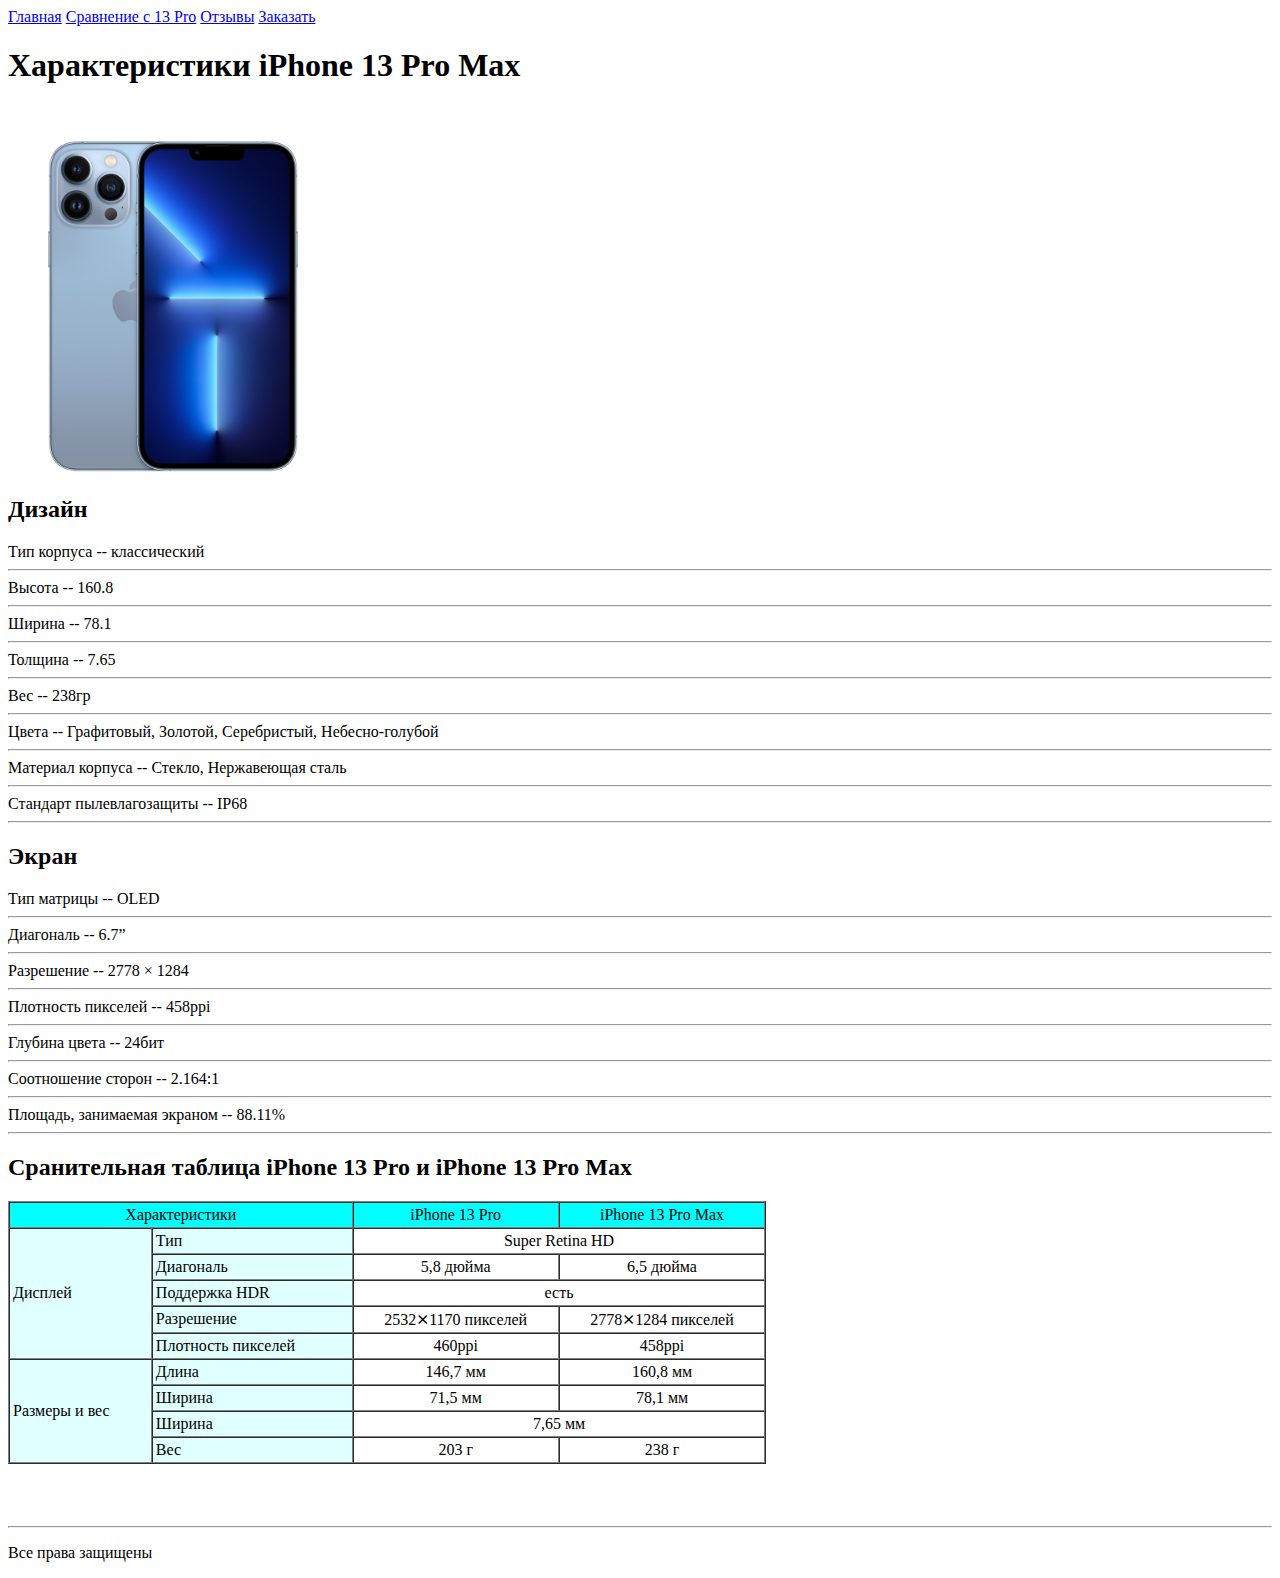
<file: Lesson_11/index.html>
<!DOCTYPE html>
<html lang="en">
<head>
    <meta charset="UTF-8">
    <title>Главная</title>
</head>
<body>

<header>
    <nav>
        <a href="index.html">Главная</a>
        <a href="index.html#table">Сравнение с 13 Pro</a>
        <a href="reviews.html">Отзывы</a>
        <a href="form.html">Заказать</a>
    </nav>
</header>
<main>
    <section>
        <h1>Характеристики iPhone 13 Pro Max</h1>
        <br>
        <figure>
            <img src="images/iphone.jpeg" alt="iPhone 13 Pro Ma" width="250">
        </figure>
    </section>
    <section>
        <h2>Дизайн</h2>
        Тип корпуса -- классический
        <hr>
        Высота -- 160.8
        <hr>
        Ширина -- 78.1
        <hr>
        Толщина -- 7.65
        <hr>
        Вес -- 238гр
        <hr>
        Цвета -- Графитовый, Золотой, Серебристый, Небесно-голубой
        <hr>
        Материал корпуса -- Стекло, Нержавеющая сталь
        <hr>
        Стандарт пылевлагозащиты -- IP68
        <hr>
    </section>
    <section>
        <h2>Экран</h2>
        Тип матрицы -- OLED
        <hr>
        Диагональ -- 6.7”
        <hr>
        Разрешение -- 2778 × 1284
        <hr>
        Плотность пикселей -- 458ppi
        <hr>
        Глубина цвета -- 24бит
        <hr>
        Соотношение сторон -- 2.164:1
        <hr>
        Площадь, занимаемая экраном -- 88.11%
        <hr>
    </section>
    <section>
        <h2 id="table">Сранительная таблица iPhone 13 Pro и iPhone 13 Pro Max</h2>
        <table width="60%" border="1" cellspacing="0" cellpadding="3">
            <thead align="center">
            <tr bgcolor="aqua">
                <td colspan="2">Характеристики</td>
                <td>iPhone 13 Pro</td>
                <td>iPhone 13 Pro Max</td>
            </tr>
            </thead>
            <tbody>
            <tr>
                <td rowspan="5" bgcolor="#e0ffff">Дисплей</td>
                <td bgcolor="#e0ffff">Тип</td>
                <td colspan="2" align="center">Super Retina HD</td>
            </tr>
            <tr>
                <td bgcolor="#e0ffff">Диагональ</td>
                <td align="center">5,8 дюйма</td>
                <td align="center">6,5 дюйма</td>
            </tr>
            <tr>
                <td bgcolor="#e0ffff">Поддержка HDR</td>
                <td align="center" colspan="2">есть</td>
            </tr>
            <tr>
                <td bgcolor="#e0ffff">Разрешение</td>
                <td align="center">2532&Cross;1170 пикселей</td>
                <td align="center">2778&Cross;1284 пикселей</td>
            </tr>
            <tr>
                <td bgcolor="#e0ffff">Плотность пикселей</td>
                <td align="center">460ppi</td>
                <td align="center">458ppi</td>
            </tr>
            <tr>
                <td rowspan="5" bgcolor="#e0ffff">Размеры и вес</td>
                <td bgcolor="#e0ffff">Длина</td>
                <td align="center">146,7 мм</td>
                <td align="center">160,8 мм</td>
            </tr>
            <tr>
                <td bgcolor="#e0ffff">Ширина</td>
                <td align="center">71,5 мм</td>
                <td align="center">78,1 мм</td>
            </tr>
            <tr>
                <td bgcolor="#e0ffff">Ширина</td>
                <td align="center" colspan="2">7,65 мм</td>
            </tr>
            <tr>
                <td bgcolor="#e0ffff">Вес</td>
                <td align="center">203 г</td>
                <td align="center">238 г</td>
            </tr>

            </tbody>
        </table>
    </section>
</main>
<br>
<br>
<br>
<hr>
<footer>
    <p>Все права защищены</p>
</footer>

</body>
</html>
</file>
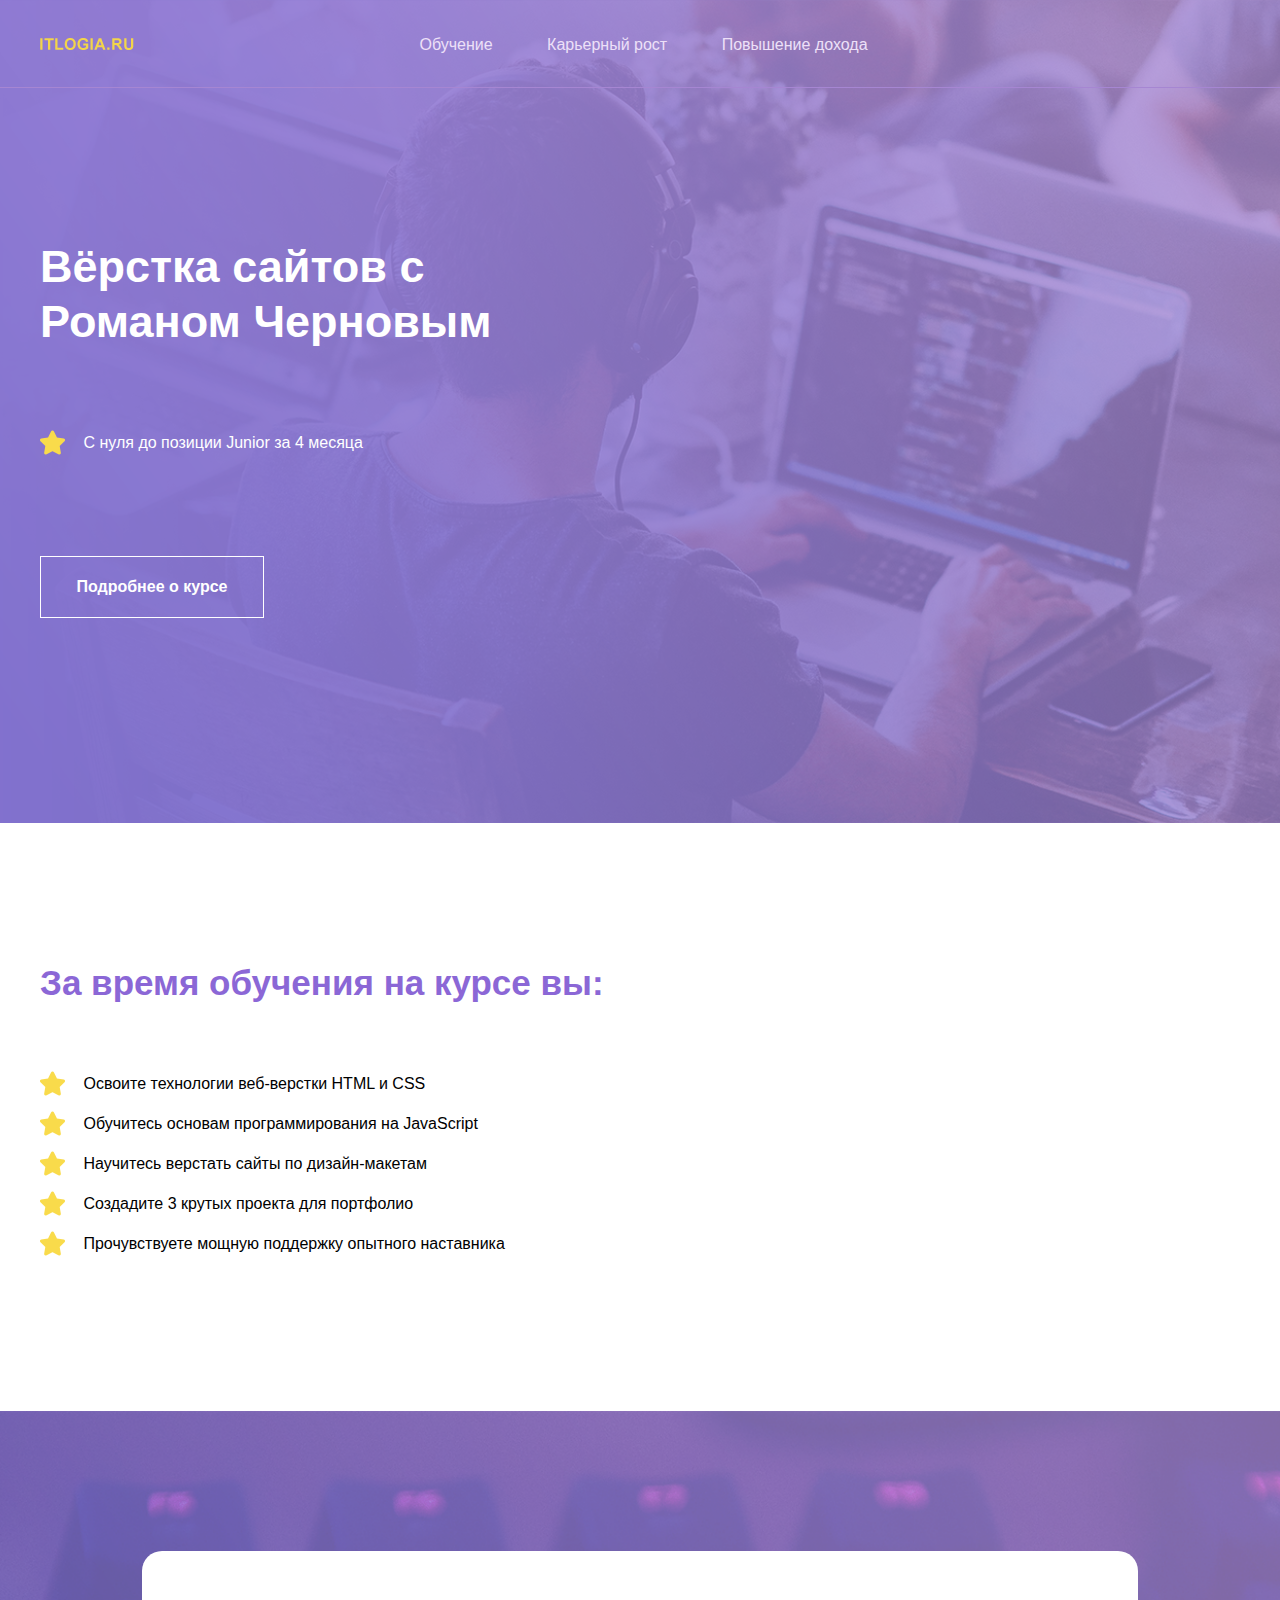
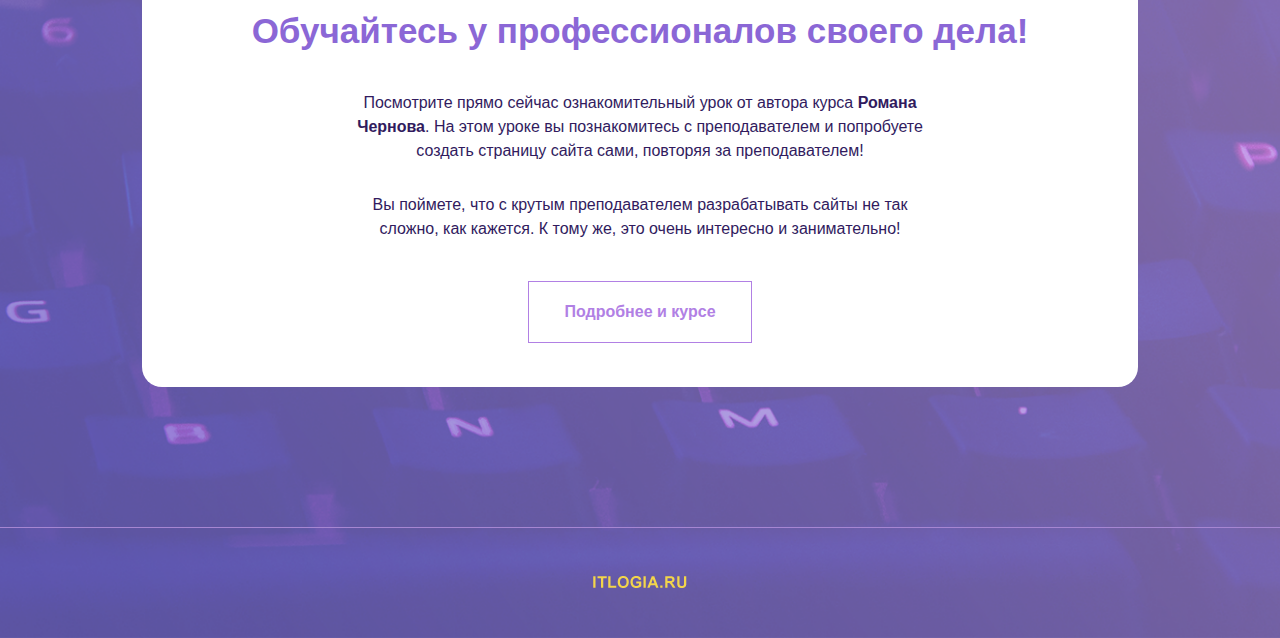
<file: Lesson_15/index.html>
<!DOCTYPE html>
<html lang="en">
<head>
    <meta charset="UTF-8">
    <title>Вёрстка сайтов</title>
    <link rel="stylesheet" href="css/styles.css">
</head>
<body>

<section class="main">
    <header class="header">
        <div class="container">
            <img src="images/logo.png" alt="itlogia.ru" class="logo">
            <ul class="header-items">
                <li class="header-item">
                    <a class="header-item-text" href="#">Обучение</a>
                </li>
                <li class="header-item">
                    <a class="header-item-text" href="#">Карьерный рост</a>
                </li>
                <li class="header-item">
                    <a class="header-item-text" href="#">Повышение дохода</a>
                </li>
            </ul>
        </div>
    </header>

    <div class="content">
        <div class="container">
            <h1 class="content-title">
                Вёрстка сайтов с Романом Черновым
            </h1>
            <div class="for-star-text">
                <img class="content-star" src="images/star.png" alt="star">
                <span class="content-text">
                    С нуля до позиции Junior за 4 месяца
                </span>
            </div>
            <div>
                <button class="button button-white">Подробнее о курсе</button>
            </div>
        </div>
    </div>
</section>
<section class="learning">
    <div class="container">
        <h2 class="learning-title">За время обучения на курсе вы:</h2>
        <ul>
            <li>
                <div class="for-star-text">
                    <img class="content-star" src="images/star.png" alt="star">
                    <span class="content-text">
                    Освоите технологии веб-верстки HTML и CSS
                    </span>
                </div>
            </li>
            <li>
                <div class="for-star-text">
                    <img class="content-star" src="images/star.png" alt="star">
                    <span class="content-text">
                    Обучитесь основам программирования на JavaScript
                    </span>
                </div>
            </li>
            <li>
                <div class="for-star-text">
                    <img class="content-star" src="images/star.png" alt="star">
                    <span class="content-text">
                    Научитесь верстать сайты по дизайн-макетам
                    </span>
                </div>
            </li>
            <li>
                <div class="for-star-text">
                    <img class="content-star" src="images/star.png" alt="star">
                    <span class="content-text">
                    Создадите 3 крутых проекта для портфолио
                    </span>
                </div>
            </li>
            <li>
                <div class="for-star-text">
                    <img class="content-star" src="images/star.png" alt="star">
                    <span class="content-text">
                    Прочувствуете мощную поддержку опытного наставника
                </span>
                </div>
            </li>
        </ul>
    </div>
</section>
<section class="ending">
    <div class="ending-container">
        <h2 class="ending-title">Обучайтесь у профессионалов своего дела!</h2>
        <p class="ending-text text1">
            Посмотрите прямо сейчас ознакомительный урок от автора курса <strong>Романа Чернова</strong>. На этом уроке вы познакомитесь
            с преподавателем и попробуете создать страницу сайта сами, повторяя за преподавателем!
        </p>
        <p class="ending-text text2">
            Вы поймете, что с крутым преподавателем разрабатывать сайты не так сложно, как кажется. К тому же, это очень
            интересно и занимательно!
        </p>
        <div class="for-button">
            <button class="button button-violet">Подробнее и курсе</button>
        </div>
    </div>

    <footer class="footer">
        <div class="container">
            <div class="for-image">
                <img src="images/logo.png" alt="itlogia.ru">
            </div>
        </div>
    </footer>
</section>


</body>
</html>
</file>
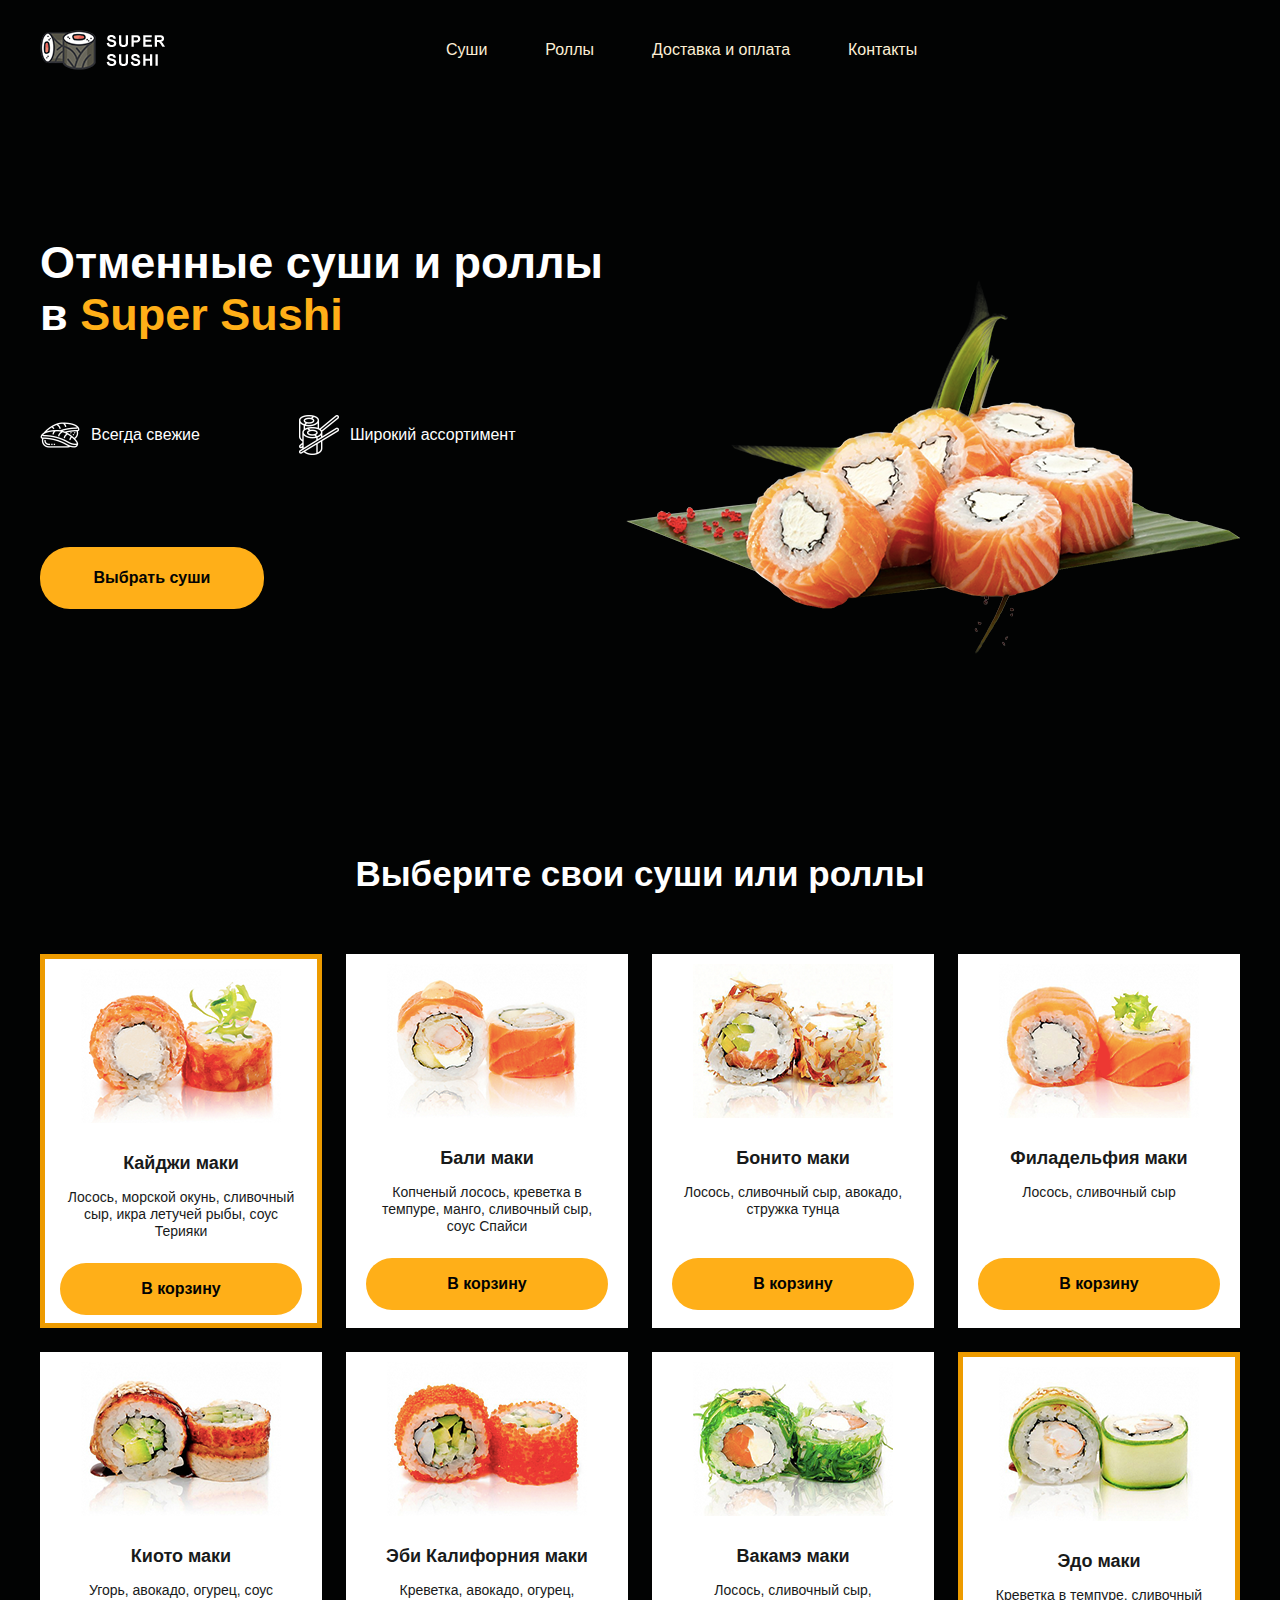
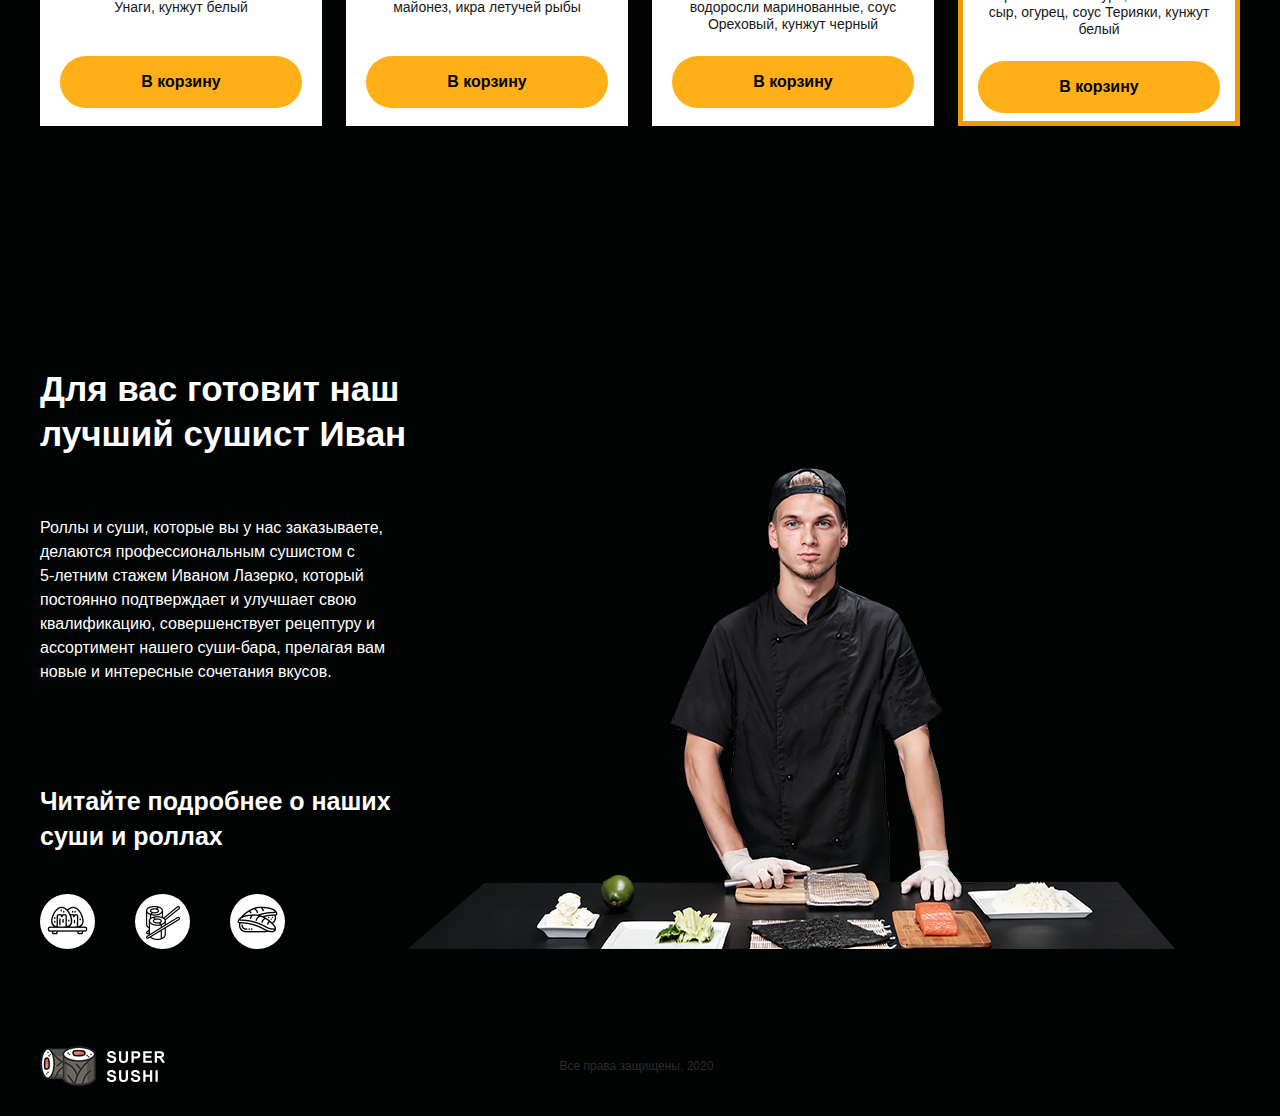
<file: Lesson_18/index.html>
<!DOCTYPE html>
<html lang="en">
<head>
    <meta charset="UTF-8">
    <title>Суши</title>
    <link rel="stylesheet" href="css/styles.css">
</head>
<body>

<section class="main">
    <div class="container">
        <header class="header">
            <div class="logo_plus_name">
                <img src="images/logo.png" alt="Logo">
            </div>
            <nav class="info">
                <ul>
                    <li>
                        <a href="#">Суши</a>
                    </li>
                    <li>
                        <a href="#">Роллы</a>
                    </li>
                    <li>
                        <a href="#">Доставка и оплата</a>
                    </li>
                    <li>
                        <a href="#">Контакты</a>
                    </li>
                </ul>
            </nav>
        </header>
        <div class="main-info">
            <div class="main-info-information">
                <h1>Отменные суши и роллы в <span style="color: #ffaf18">Super Sushi</span></h1>
                <div class="for-main-info-mini-container">
                    <div class="main-info-mini-container">
                        <img src="images/tuna.png" alt="Tuna">
                        <span>
                            Всегда свежие
                        </span>
                    </div>
                    <div class="main-info-mini-container">
                        <img src="images/sushi.png" alt="Sushi">
                        <span>
                            Широкий ассортимент
                        </span>
                    </div>
                </div>
                <div class="actions">
                    <button class="button">Выбрать суши</button>
                </div>
            </div>
            <div class="main-info-image">
                <img src="images/rolls.png" alt="Rolls">
            </div>
        </div>
    </div>
</section>
<section class="second">
    <div class="container">
        <h2>Выберите свои суши или роллы</h2>
        <div class="menu-items">
            <div class="menu-item">
                <div class="menu-item-mini-container">
                    <img src="images/1.png" alt="Кайджи маки">
                    <h3>Кайджи маки</h3>
                    <p>Лосось, морской окунь, сливочный сыр, икра летучей рыбы, соус Терияки</p>
                </div>
                <button class="button">В корзину</button>
            </div>
            <div class="menu-item">
                <div class="menu-item-mini-container">
                    <img src="images/2.png" alt="Бали маки">
                    <h3>Бали маки</h3>
                    <p>Копченый лосось, креветка в темпуре, манго, сливочный сыр, соус Спайси</p>
                </div>
                <button class="button">В корзину</button>
            </div>
            <div class="menu-item">
                <div class="menu-item-mini-container">
                    <img src="images/3.png" alt="Бонито маки">
                    <h3>Бонито маки</h3>
                    <p>Лосось, сливочный сыр, авокадо, стружка тунца</p>
                </div>
                <button class="button">В корзину</button>
            </div>
            <div class="menu-item">
                <div class="menu-item-mini-container">
                    <img src="images/4.png" alt="Филадельфия маки">
                    <h3>Филадельфия маки</h3>
                    <p>Лосось, сливочный сыр</p>
                </div>
                <button class="button">В корзину</button>
            </div>
            <div class="menu-item">
                <div class="menu-item-mini-container">
                    <img src="images/5.png" alt="Киото маки">
                    <h3>Киото маки</h3>
                    <p>Угорь, авокадо, огурец, соус Унаги, кунжут белый</p>
                </div>
                <button class="button">В корзину</button>
            </div>
            <div class="menu-item">
                <div class="menu-item-mini-container">
                    <img src="images/6.png" alt="Эби Калифорния маки">
                    <h3>Эби Калифорния маки</h3>
                    <p>Креветка, авокадо, огурец, майонез, икра летучей рыбы</p>
                </div>
                <button class="button">В корзину</button>
            </div>
            <div class="menu-item">
                <div class="menu-item-mini-container">
                    <img src="images/7.png" alt="Вакамэ маки">
                    <h3>Вакамэ маки</h3>
                    <p>Лосось, сливочный сыр, водоросли маринованные, соус Ореховый, кунжут черный</p>
                </div>
                <button class="button">В корзину</button>
            </div>
            <div class="menu-item">
                <div class="menu-item-mini-container">
                    <img src="images/8.png" alt="Эдо маки">
                    <h3>Эдо маки</h3>
                    <p>Креветка в темпуре, сливочный сыр, огурец, соус Терияки, кунжут белый</p>
                </div>
                <button class="button">В корзину</button>
            </div>
        </div>
    </div>
</section>
<section class="third">
    <div class="container">
        <div class="third-info">
            <h2>Для вас готовит наш лучший сушист Иван</h2>
            <p>
                Роллы и суши, которые вы у нас заказываете, делаются профессиональным сушистом с <span style="white-space: nowrap">5-летним</span> стажем Иваном
                Лазерко, который постоянно подтверждает и улучшает свою квалификацию, совершенствует рецептуру и ассортимент
                нашего суши-бара, прелагая вам новые и интересные сочетания вкусов.
            </p>
            <h3>Читайте подробнее о наших суши и роллах</h3>
            <div class="elements">
                <a href="#" class="element">
                    <img src="images/onigiri.png" alt="onigiri">
                </a>
                <a href="#" class="element">
                    <img src="images/sushi-black.png" alt="Sushi">
                </a>
                <a href="#" class="element">
                    <img src="images/tuna-black.png" alt="Tuna">
                </a>
            </div>
        </div>
        <div class="third-image">
            <img src="images/povar-4x.png" alt="Povar">
        </div>
    </div>
</section>
<footer>
    <div class="container">
        <div class="logo_plus_name">
            <img src="images/logo.png" alt="Logo">
        </div>
        <div class="rights">Все права защищены, 2020</div>
    </div>
</footer>

</body>
</html>
</file>
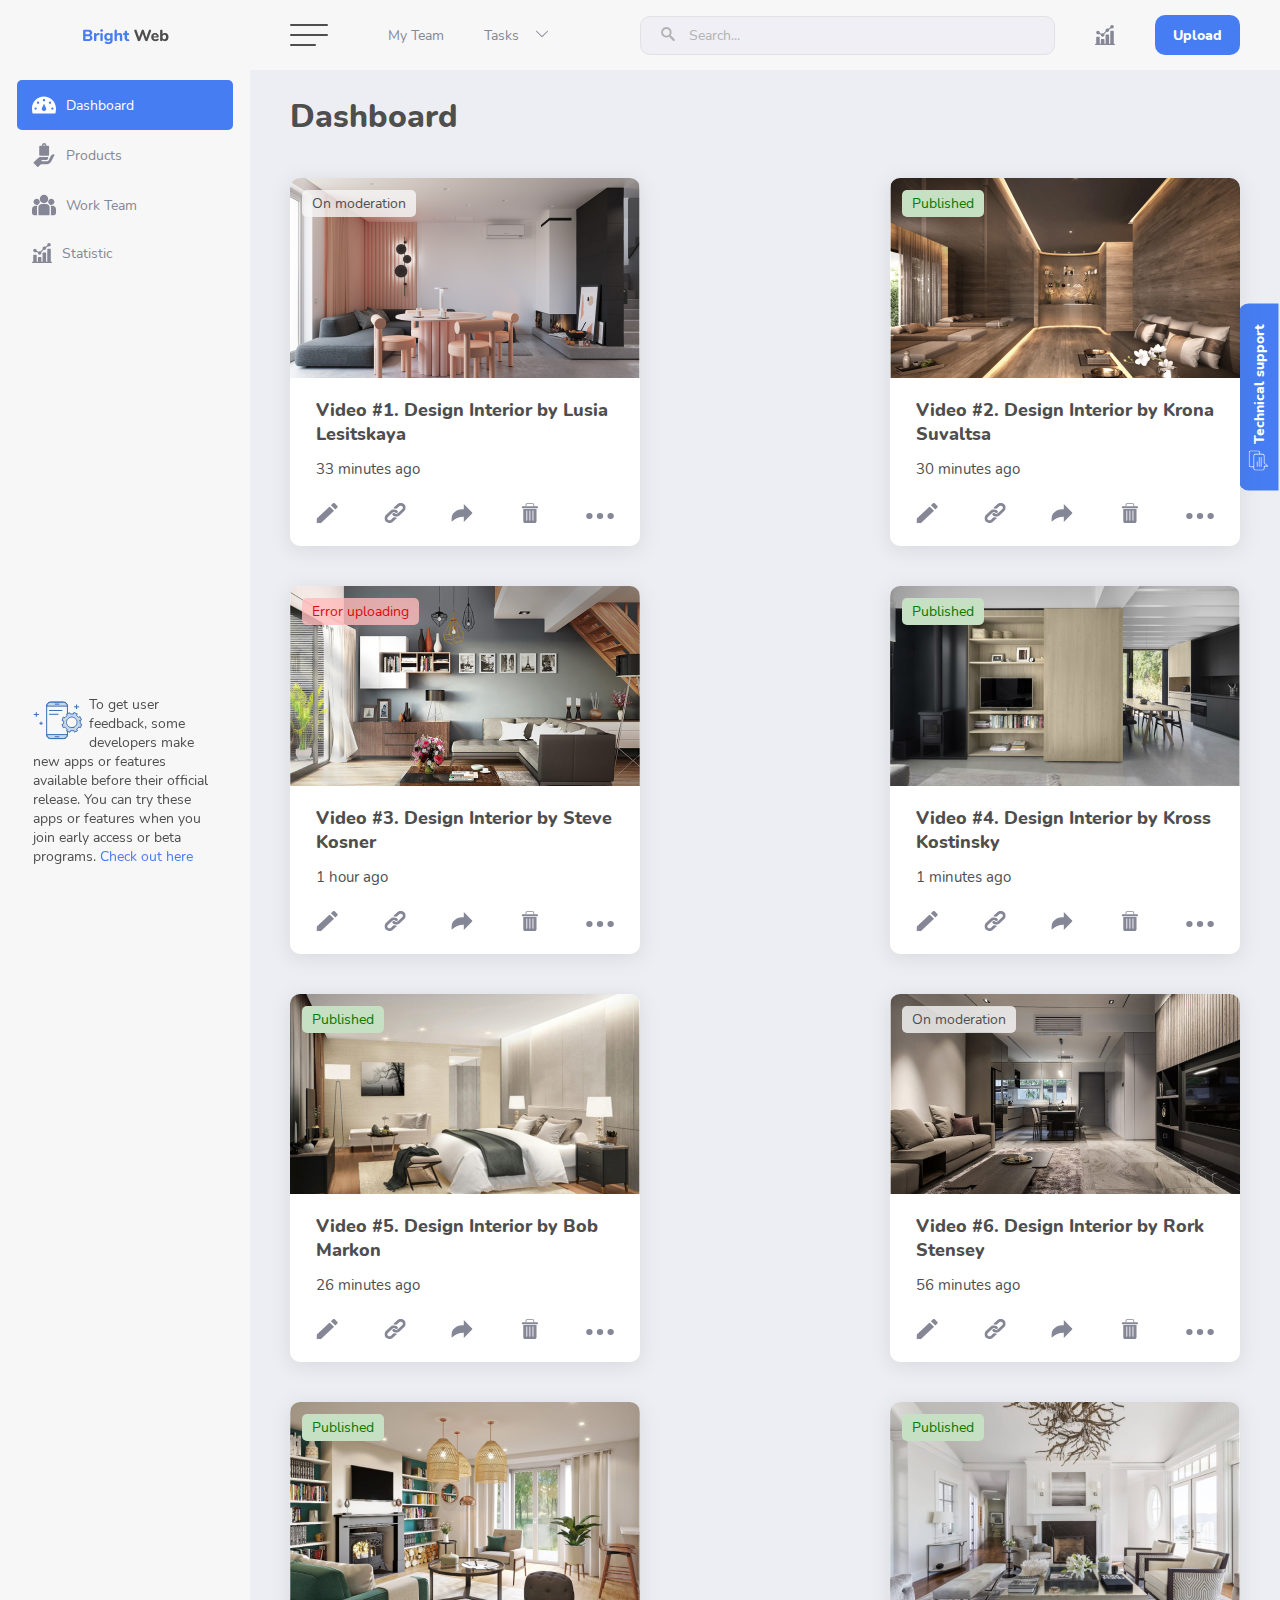
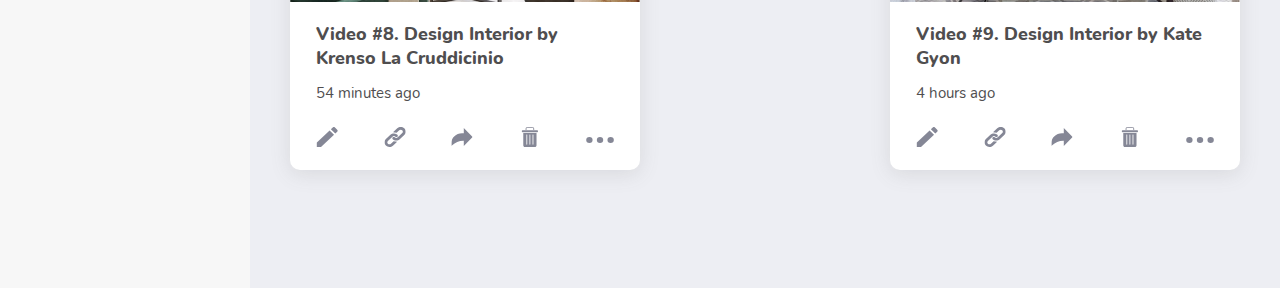
<file: Lesson_22/index.html>
<!DOCTYPE html>
<html lang="en">
<head>
    <meta charset="UTF-8">
    <title>Bright Web</title>
    <link rel="stylesheet" href="css/style.css">
</head>
<body>

<div class="page">
    <div class="help-section">
        <svg width="20" height="20" viewBox="0 0 20 20" fill="none" xmlns="http://www.w3.org/2000/svg">
            <g clip-path="url(#clip0_7683_14)">
                <path d="M18.0233 0.333332L5.31 0.333332C4.22 0.333332 3.33333 1.22 3.33333 2.31L3.33333 5H1.97667C0.886667 5 0 5.88667 0 6.97633L0 14.0233C0 15.1133 0.886667 16 1.97667 16L4 16L4 19.3333C4 19.471 4.08467 19.5947 4.21333 19.6443C4.25233 19.6593 4.293 19.6667 4.33333 19.6667C4.42533 19.6667 4.51567 19.6283 4.58 19.5577L7.814 16L14.69 16C15.78 16 16.6667 15.1133 16.6667 14.0233V11.3333H18.0233C19.1133 11.3333 20 10.4467 20 9.35666L20 2.31C20 1.22 19.1133 0.333332 18.0233 0.333332ZM16 14.0233C16 14.7457 15.4123 15.3333 14.69 15.3333L7.66667 15.3333C7.57267 15.3333 7.483 15.373 7.42 15.4423L4.66667 18.4713L4.66667 15.6667C4.66667 15.4827 4.51767 15.3333 4.33333 15.3333L1.97667 15.3333C1.25433 15.3333 0.666667 14.7457 0.666667 14.0233L0.666667 6.97633C0.666667 6.25433 1.25433 5.66667 1.97667 5.66667H3.66667L14.69 5.66667C14.961 5.66667 15.2127 5.74933 15.422 5.89067C15.7703 6.12633 16 6.525 16 6.97667V11L16 14.0233ZM19.3333 9.35666C19.3333 10.079 18.7457 10.6667 18.0233 10.6667H16.6667L16.6667 6.97667C16.6667 6.09133 16.0813 5.34 15.2773 5.08933C15.2153 5.07 15.1523 5.05367 15.088 5.04067C14.9593 5.014 14.8263 5 14.69 5L4 5L4 2.31C4 1.58767 4.58767 0.999999 5.31 0.999999L18.0233 0.999999C18.7457 0.999999 19.3333 1.58767 19.3333 2.31L19.3333 9.35666Z"
                      fill="white"/>
                <path d="M4.00002 9.005L8.66669 9.005C8.85102 9.005 9.00002 8.85567 9.00002 8.67167C9.00002 8.48767 8.85102 8.33833 8.66669 8.33833L4.00002 8.33833C3.81569 8.33833 3.66669 8.48767 3.66669 8.67167C3.66669 8.85567 3.81569 9.005 4.00002 9.005Z"
                      fill="white"/>
                <path d="M13 10.3383L4.00002 10.3383C3.81569 10.3383 3.66669 10.4877 3.66669 10.6717C3.66669 10.8557 3.81569 11.005 4.00002 11.005L13 11.005C13.1844 11.005 13.3334 10.8557 13.3334 10.6717C13.3334 10.4877 13.1844 10.3383 13 10.3383Z"
                      fill="white"/>
                <path d="M13 12.3383L4.00002 12.3383C3.81569 12.3383 3.66669 12.4877 3.66669 12.6717C3.66669 12.8557 3.81569 13.005 4.00002 13.005L13 13.005C13.1844 13.005 13.3334 12.8557 13.3334 12.6717C13.3334 12.4877 13.1844 12.3383 13 12.3383Z"
                      fill="white"/>
            </g>
            <defs>
                <clipPath id="clip0_7683_14">
                    <rect width="20" height="20" fill="white" transform="matrix(0 1 -1 0 20 0)"/>
                </clipPath>
            </defs>
        </svg>
        <span>Technical support</span>
    </div>
    <div class="sidebar">
        <div class="container-logo-and-navigation">
            <div class="logo">
                <img src="images/logo.png" alt="Logo">
            </div>
            <nav class="navigation">
                <ul>
                    <li class="active-element">
                        <a href="#">
                            <svg width="24" height="24" viewBox="0 0 24 24" fill="none"
                                 xmlns="http://www.w3.org/2000/svg">
                                <path d="M15.84 4.21149C7.56 1.57149 0 7.69149 0 15.6115C0 16.6915 0.12 18.7315 0.48 19.9315C0.48 20.1715 0.72 20.4115 0.96 20.4115H22.92C23.16 20.4115 23.4 20.1715 23.52 19.9315C23.76 18.7315 24 16.6915 24 15.6115C24 10.4515 20.76 5.77149 15.84 4.21149ZM12 6.01149C12.72 6.01149 13.2 6.49149 13.2 7.21149C13.2 7.93149 12.72 8.41149 12 8.41149C11.28 8.41149 10.8 7.93149 10.8 7.21149C10.8 6.49149 11.28 6.01149 12 6.01149ZM3.6 16.8115C2.88 16.8115 2.4 16.3315 2.4 15.6115C2.4 14.8915 2.88 14.4115 3.6 14.4115C4.32 14.4115 4.8 14.8915 4.8 15.6115C4.8 16.3315 4.32 16.8115 3.6 16.8115ZM6.96 10.5715C6.48 11.0515 5.76 11.0515 5.28 10.5715C4.8 10.0915 4.8 9.25149 5.16 8.77149C5.64 8.29149 6.36 8.29149 6.84 8.77149C7.32 9.25149 7.32 10.0915 6.96 10.5715ZM12 18.0115C10.68 18.0115 9.48 16.8115 9.84 15.6115C10.2 14.4115 12 10.8115 12 10.8115C12 10.8115 13.8 14.4115 14.16 15.6115C14.52 16.8115 13.32 18.0115 12 18.0115ZM18.84 10.5715C18.36 11.0515 17.64 11.0515 17.16 10.5715C16.68 10.0915 16.68 9.37149 17.16 8.89149C17.64 8.41149 18.36 8.41149 18.84 8.89149C19.2 9.25149 19.2 10.0915 18.84 10.5715ZM20.4 16.8115C19.68 16.8115 19.2 16.3315 19.2 15.6115C19.2 14.8915 19.68 14.4115 20.4 14.4115C21.12 14.4115 21.6 14.8915 21.6 15.6115C21.6 16.3315 21.12 16.8115 20.4 16.8115Z"
                                      fill="white"/>
                            </svg>
                            <span>Dashboard</span>
                        </a>
                    </li>
                    <li>
                        <a href="#">
                            <svg width="24" height="24" viewBox="0 0 24 24" fill="none"
                                 xmlns="http://www.w3.org/2000/svg">
                                <g clip-path="url(#clip0_2_148)">
                                    <path d="M7.93548 12.7031H16.3729C16.7617 12.7031 17.0761 12.3885 17.0761 12V3.51561C17.0761 3.12706 16.7617 2.81249 16.3729 2.81249H14.2636V2.10937C14.2636 0.946285 13.3173 0 12.1542 0C10.9911 0 10.0448 0.946285 10.0448 2.10937V2.81249H7.93548C7.54693 2.81249 7.23236 3.12706 7.23236 3.51561V12C7.23236 12.3885 7.54693 12.7031 7.93548 12.7031ZM11.4511 2.10937C11.4511 1.72137 11.7669 1.40624 12.1542 1.40624C12.5415 1.40624 12.8573 1.72137 12.8573 2.10937V2.81249H11.4511V2.10937Z"
                                          fill="#858796"/>
                                    <path d="M22.3976 11.636C22.2713 11.4259 22.0418 11.2968 21.7961 11.2968C20.5572 11.2968 19.4207 11.9844 18.8456 13.0817L16.6888 17.1979C16.3222 17.8956 15.6066 18.3281 14.8198 18.3281H10.0448C9.65628 18.3281 9.3417 18.0135 9.3417 17.6249C9.3417 17.2364 9.65628 16.9218 10.0448 16.9218H14.8196C15.082 16.9218 15.321 16.7777 15.4433 16.5448C15.5651 16.3123 15.9329 15.6101 16.2491 15.0065C16.3488 14.8165 16.3418 14.5882 16.2307 14.4045C16.1193 14.221 15.9203 14.1093 15.7057 14.1093H8.39688C7.45756 14.1093 6.57591 14.4754 5.91124 15.1393L1.75293 19.2976C1.47827 19.5723 1.47827 20.0172 1.75293 20.2919L5.26854 23.7939C5.40587 23.9313 5.58586 24.0001 5.76567 24.0001C5.94548 24.0001 6.12547 23.9313 6.2628 23.7939L8.92972 21.1406H14.8196C16.6558 21.1406 18.327 20.1298 19.1799 18.5031L22.4181 12.3268C22.5335 12.1091 22.5252 11.8469 22.3976 11.636Z"
                                          fill="#858796"/>
                                </g>
                                <defs>
                                    <clipPath id="clip0_2_148">
                                        <rect width="24" height="24" fill="white"/>
                                    </clipPath>
                                </defs>
                            </svg>
                            <span>Products</span>
                        </a>
                    </li>
                    <li>
                        <a href="#">
                            <svg width="24" height="24" viewBox="0 0 24 24" fill="none"
                                 xmlns="http://www.w3.org/2000/svg">
                                <path d="M20.5355 12.8119H18.6794C18.8686 13.3299 18.972 13.8889 18.972 14.4715V21.4863C18.972 21.7292 18.9297 21.9624 18.8528 22.1792H21.9213C23.0675 22.1792 24 21.2467 24 20.1005V16.2764C24 14.3661 22.4458 12.8119 20.5355 12.8119Z"
                                      fill="#858796"/>
                                <path d="M5.02806 14.4715C5.02806 13.8889 5.13142 13.3299 5.3206 12.812H3.46454C1.55419 12.812 0 14.3661 0 16.2765V20.1006C0 21.2468 0.932486 22.1793 2.07872 22.1793H5.14726C5.07034 21.9624 5.02806 21.7293 5.02806 21.4864V14.4715Z"
                                      fill="#858796"/>
                                <path d="M14.1216 11.007H9.87841C7.96807 11.007 6.41388 12.5612 6.41388 14.4715V21.4864C6.41388 21.869 6.7241 22.1793 7.10679 22.1793H16.8933C17.276 22.1793 17.5862 21.8691 17.5862 21.4864V14.4715C17.5862 12.5612 16.032 11.007 14.1216 11.007Z"
                                      fill="#858796"/>
                                <path d="M12 1.82063C9.70259 1.82063 7.8335 3.68973 7.8335 5.98722C7.8335 7.54558 8.69361 8.9066 9.96382 9.62116C10.5663 9.96007 11.2609 10.1538 12 10.1538C12.7392 10.1538 13.4337 9.96007 14.0362 9.62116C15.3065 8.9066 16.1666 7.54553 16.1666 5.98722C16.1666 3.68978 14.2975 1.82063 12 1.82063Z"
                                      fill="#858796"/>
                                <path d="M4.68365 5.70419C2.96544 5.70419 1.56763 7.10201 1.56763 8.82022C1.56763 10.5384 2.96544 11.9362 4.68365 11.9362C5.11949 11.9362 5.53453 11.846 5.91154 11.6837C6.56339 11.403 7.10086 10.9063 7.43343 10.284C7.66687 9.84725 7.79967 9.34901 7.79967 8.82022C7.79967 7.10206 6.40185 5.70419 4.68365 5.70419Z"
                                      fill="#858796"/>
                                <path d="M19.3164 5.70419C17.5982 5.70419 16.2004 7.10201 16.2004 8.82022C16.2004 9.34906 16.3332 9.8473 16.5666 10.284C16.8992 10.9063 17.4367 11.4031 18.0885 11.6837C18.4655 11.846 18.8806 11.9362 19.3164 11.9362C21.0346 11.9362 22.4324 10.5384 22.4324 8.82022C22.4324 7.10201 21.0346 5.70419 19.3164 5.70419Z"
                                      fill="#858796"/>
                            </svg>
                            <span>Work Team</span>
                        </a>
                    </li>
                    <li>
                        <a href="#">
                            <svg width="20" height="20" viewBox="0 0 20 20" fill="none"
                                 xmlns="http://www.w3.org/2000/svg">
                                <g clip-path="url(#clip0_5_36)">
                                    <path d="M2.96875 9.375C3.44147 9.375 3.86932 9.18533 4.18549 8.88077L5.91995 9.74792C5.91125 9.81857 5.89844 9.888 5.89844 9.96094C5.89844 10.9302 6.68701 11.7188 7.65625 11.7188C8.62549 11.7188 9.41406 10.9302 9.41406 9.96094C9.41406 9.6904 9.34753 9.4371 9.23782 9.20792L11.5907 6.85501C11.8199 6.96472 12.0732 7.03125 12.3438 7.03125C13.313 7.03125 14.1016 6.24268 14.1016 5.27344C14.1016 5.09094 14.0657 4.91837 14.0138 4.75281L16.0582 3.21991C16.3371 3.40622 16.6714 3.51562 17.0312 3.51562C18.0005 3.51562 18.7891 2.72705 18.7891 1.75781C18.7891 0.788574 18.0005 0 17.0312 0C16.062 0 15.2734 0.788574 15.2734 1.75781C15.2734 1.94031 15.3093 2.11288 15.3612 2.27844L13.3168 3.81134C13.0379 3.62503 12.7036 3.51562 12.3438 3.51562C11.3745 3.51562 10.5859 4.3042 10.5859 5.27344C10.5859 5.54398 10.6525 5.79727 10.7622 6.02646L8.40927 8.37936C8.18008 8.26965 7.92679 8.20312 7.65625 8.20312C7.18353 8.20312 6.75568 8.39279 6.43951 8.69736L4.70505 7.8302C4.71375 7.75955 4.72656 7.69012 4.72656 7.61719C4.72656 6.64795 3.93799 5.85938 2.96875 5.85938C1.99951 5.85938 1.21094 6.64795 1.21094 7.61719C1.21094 8.58643 1.99951 9.375 2.96875 9.375Z"
                                          fill="#858796"/>
                                    <path d="M19.4141 18.8281H18.7891V6.44531C18.7891 6.12152 18.5269 5.85938 18.2031 5.85938H15.8594C15.5356 5.85938 15.2734 6.12152 15.2734 6.44531V18.8281H14.1016V9.96094C14.1016 9.63715 13.8394 9.375 13.5156 9.375H11.1719C10.8481 9.375 10.5859 9.63715 10.5859 9.96094V18.8281H9.41406V14.6484C9.41406 14.3246 9.15192 14.0625 8.82812 14.0625H6.48438C6.16058 14.0625 5.89844 14.3246 5.89844 14.6484V18.8281H4.72656V12.3047C4.72656 11.9809 4.46442 11.7188 4.14062 11.7188H1.79688C1.47308 11.7188 1.21094 11.9809 1.21094 12.3047V18.8281H0.585938C0.262146 18.8281 0 19.0903 0 19.4141C0 19.7379 0.262146 20 0.585938 20H19.4141C19.7379 20 20 19.7379 20 19.4141C20 19.0903 19.7379 18.8281 19.4141 18.8281Z"
                                          fill="#858796"/>
                                </g>
                                <defs>
                                    <clipPath id="clip0_5_36">
                                        <rect width="20" height="20" fill="white"/>
                                    </clipPath>
                                </defs>
                            </svg>
                            <span>Statistic</span>
                        </a>
                    </li>
                </ul>
            </nav>
        </div>
        <div class="panel">
            <svg width="50" height="50" viewBox="0 0 50 50" fill="none" xmlns="http://www.w3.org/2000/svg">
                <path d="M34.4236 36.3195V39.6472C34.4236 41.8174 32.6646 43.5764 30.4944 43.5764H17.5916C15.4215 43.5764 13.6625 41.8174 13.6625 39.6472V11.0521C13.6625 8.88195 15.4215 7.12292 17.5916 7.12292H30.4941C32.6642 7.12292 34.4232 8.88195 34.4232 11.0521V18.7014"
                      stroke="#3D6CB4" stroke-miterlimit="10" stroke-linecap="round" stroke-linejoin="round"/>
                <path d="M13.6625 11.1111V11.0521C13.6625 8.88195 15.4215 7.12292 17.5916 7.12292H30.4941C32.6642 7.12292 34.4232 8.88195 34.4232 11.0521V11.1111H13.6625Z"
                      stroke="#3D6CB4" stroke-miterlimit="10" stroke-linecap="round" stroke-linejoin="round"/>
                <path opacity="0.3"
                      d="M13.6049 11.1111V11.0521C13.6049 8.88195 15.3639 7.12292 17.534 7.12292H30.4365C32.6066 7.12292 34.3656 8.88195 34.3656 11.0521V11.1111H13.6049Z"
                      fill="#528AC8"/>
                <path d="M34.4236 39.5886V39.6476C34.4236 41.8177 32.6646 43.5768 30.4944 43.5768H17.5916C15.4215 43.5768 13.6625 41.8177 13.6625 39.6476V39.5886H34.4236Z"
                      stroke="#3D6CB4" stroke-miterlimit="10" stroke-linecap="round" stroke-linejoin="round"/>
                <path opacity="0.3"
                      d="M34.4236 39.5886V39.6476C34.4236 41.8177 32.6646 43.5768 30.4944 43.5768H17.5916C15.4215 43.5768 13.6625 41.8177 13.6625 39.6476V39.5886H34.4236Z"
                      fill="#528AC8"/>
                <path d="M22.2025 41.7965H25.8837" stroke="#3D6CB4" stroke-miterlimit="10" stroke-linecap="round"
                      stroke-linejoin="round"/>
                <path d="M22.2025 9.11703H25.8837" stroke="#3D6CB4" stroke-miterlimit="10" stroke-linecap="round"
                      stroke-linejoin="round"/>
                <path d="M3.30835 17.5434V21.408" stroke="#3D6CB4" stroke-miterlimit="10" stroke-linecap="round"
                      stroke-linejoin="round"/>
                <path d="M5.47118 19.4757H1.14514" stroke="#3D6CB4" stroke-miterlimit="10" stroke-linecap="round"
                      stroke-linejoin="round"/>
                <path d="M8.05347 27.0191V29.609" stroke="#3D6CB4" stroke-miterlimit="10" stroke-linecap="round"
                      stroke-linejoin="round"/>
                <path d="M9.3486 28.3139H6.75867" stroke="#3D6CB4" stroke-miterlimit="10" stroke-linecap="round"
                      stroke-linejoin="round"/>
                <path d="M47.0639 25.4792L48.4319 24.8858L47.0333 21.6611L45.4597 22.3434C44.8778 21.574 44.2541 21.0007 43.576 20.5476L44.1802 18.8688L40.8583 17.5271L40.2288 19.1115C39.2555 18.9511 38.1993 18.9604 37.2538 19.1358L36.6469 17.7368L33.6371 19.042L34.2441 20.441C33.0399 21.1979 32.5812 21.8243 32.033 22.6448L30.3555 22.0399L29.0146 25.3615L30.6666 26.1462C30.534 26.9507 30.509 27.8059 30.6732 28.7563L28.975 29.4927L30.3736 32.7174L31.8666 32.0698C32.4982 33.0729 33.2882 33.808 34.2472 34.449L33.5854 35.9948L36.8785 37.2698L37.6462 35.5861C38.6194 35.7465 39.3837 35.8243 40.7594 35.4625L41.4694 37.0997L44.4792 35.7945L43.7691 34.1573C44.5434 33.5868 45.2795 32.8399 45.8278 32.0198L47.4288 32.6577L48.7316 29.3528L47.1757 28.842C47.3635 27.7038 47.3649 26.6257 47.0639 25.4792ZM40.8812 32.2097C38.208 33.3691 35.1014 32.142 33.942 29.4688C32.7826 26.7955 34.0097 23.6889 36.683 22.5295C39.3562 21.3702 42.4628 22.5972 43.6222 25.2705C44.7816 27.9434 43.5545 31.0504 40.8812 32.2097Z"
                      stroke="#3D6CB4" stroke-miterlimit="10" stroke-linecap="round" stroke-linejoin="round"/>
                <path opacity="0.3"
                      d="M47.1024 25.508L48.4705 24.9146L47.0719 21.6899L45.4983 22.3722C44.9163 21.6028 44.2927 21.0295 43.6146 20.5764L44.2188 18.8976L40.8969 17.5559L40.2674 19.1403C39.2941 18.9799 38.2379 18.9892 37.2924 19.1646L36.6854 17.7656L33.6757 19.0708L34.2826 20.4698C33.0785 21.2267 32.6198 21.8531 32.0715 22.6736L30.3941 22.0688L29.0531 25.3903L30.7052 26.175C30.5726 26.9795 30.5476 27.8347 30.7118 28.7851L29.0135 29.5215L30.4122 32.7462L31.9052 32.0986C32.5368 33.1017 33.3267 33.8368 34.2858 34.4778L33.624 36.0236L36.917 37.2986L37.6847 35.6149C38.658 35.7754 39.4222 35.8531 40.7979 35.4913L41.508 37.1285L44.5177 35.8233L43.8076 34.1861C44.582 33.6156 45.3181 32.8688 45.8663 32.0486L47.4674 32.6865L48.7701 29.3816L47.2142 28.8708C47.4017 27.7326 47.4031 26.6545 47.1024 25.508ZM40.8813 32.2097C38.208 33.3691 35.1014 32.142 33.942 29.4688C32.7826 26.7955 34.0097 23.6889 36.683 22.5295C39.3563 21.3701 42.4629 22.5972 43.6222 25.2705C44.7816 27.9434 43.5545 31.0504 40.8813 32.2097Z"
                      fill="#528AC8"/>
                <path d="M16.4445 15.4705H28.9445" stroke="#3D6CB4" stroke-miterlimit="10" stroke-linecap="round"
                      stroke-linejoin="round"/>
                <path d="M16.4445 19.2899H25.125" stroke="#3D6CB4" stroke-miterlimit="10" stroke-linecap="round"
                      stroke-linejoin="round"/>
                <path d="M43.5573 9.88092V13.7455" stroke="#3D6CB4" stroke-miterlimit="10" stroke-linecap="round"
                      stroke-linejoin="round"/>
                <path d="M45.7201 11.8132H41.3941" stroke="#3D6CB4" stroke-miterlimit="10" stroke-linecap="round"
                      stroke-linejoin="round"/>
            </svg>
            <div class="panel-text">
                To get user feedback, some developers make new apps or
                features available before their official release. You can try these apps or features when you join early
                access or beta programs. <span style="color: #467DF2">Check out here</span>
            </div>
        </div>
    </div>
    <div class="content">
        <header class="header">
            <div class="header-first-content">
                <svg width="38" height="22" viewBox="0 0 38 22" fill="none" xmlns="http://www.w3.org/2000/svg">
                    <rect width="38" height="2" rx="1" fill="#4F4E4F"/>
                    <rect y="10" width="38" height="2" rx="1" fill="#4F4E4F"/>
                    <rect y="20" width="26" height="2" rx="1" fill="#4F4E4F"/>
                </svg>
                <a href="#">My Team</a>
                <a class="tasks" href="">
                    <div class="container-for-tasks">
                        <span>Tasks</span>
                        <svg width="12" height="12" viewBox="0 0 12 12" fill="none" xmlns="http://www.w3.org/2000/svg">
                            <g clip-path="url(#clip0_2_86)">
                                <path d="M11.8534 2.89662C11.6579 2.70113 11.3419 2.70113 11.1464 2.89662L5.99998 8.04301L0.853593 2.89662C0.658105 2.70113 0.342104 2.70113 0.146616 2.89662C-0.048872 3.0921 -0.048872 3.40811 0.146616 3.60359L5.64651 9.10348C5.744 9.20098 5.87199 9.24999 6.00001 9.24999C6.12802 9.24999 6.25601 9.20098 6.35351 9.10348L11.8534 3.60359C12.0489 3.40811 12.0489 3.0921 11.8534 2.89662Z"
                                      fill="#858796"/>
                            </g>
                            <defs>
                                <clipPath id="clip0_2_86">
                                    <rect width="12" height="12" fill="white"/>
                                </clipPath>
                            </defs>
                        </svg>
                    </div>
                    <div class="window">
                        <div>Tasks Today</div>
                        <div>Tasks Yesterday</div>
                    </div>
                </a>
            </div>
            <div class="header-second-content">
                <div class="search">
                    <button class="button-for-search">
                        <svg width="14" height="14" viewBox="0 0 14 14" fill="none" xmlns="http://www.w3.org/2000/svg">
                            <g clip-path="url(#clip0_1_119)">
                                <path d="M9.68747 8.3076C11.368 5.93452 10.806 2.64849 8.43288 0.968347C6.05979 -0.7118 2.77377 -0.150145 1.09362 2.22334C-0.586526 4.59642 -0.0248708 7.88204 2.34861 9.56219C4.04241 10.7614 6.28181 10.8537 8.06834 9.79866L11.9501 13.6572C12.3693 14.0984 13.0666 14.1161 13.5078 13.6969C13.9491 13.2782 13.9667 12.5808 13.548 12.1396C13.5347 12.1256 13.5219 12.1127 13.5078 12.0995L9.68747 8.3076ZM5.38733 8.66732C3.51207 8.66772 1.99171 7.14856 1.9905 5.2733C1.9901 3.39804 3.50926 1.87767 5.38492 1.87687C7.25778 1.87607 8.77734 3.39282 8.78095 5.26567C8.78416 7.14133 7.26581 8.6641 5.38974 8.66732C5.38894 8.66732 5.38854 8.66732 5.38733 8.66732Z"
                                      fill="#B3B3B3"/>
                            </g>
                            <defs>
                                <clipPath id="clip0_1_119">
                                    <rect width="14" height="14" fill="white"/>
                                </clipPath>
                            </defs>
                        </svg>
                    </button>
                    <input class="search-input" type="text" placeholder=" Search...">
                </div>


                <svg width="20" height="20" viewBox="0 0 20 20" fill="none" xmlns="http://www.w3.org/2000/svg">
                    <g clip-path="url(#clip0_2_69)">
                        <path d="M2.96875 9.375C3.44147 9.375 3.86932 9.18533 4.18549 8.88077L5.91995 9.74792C5.91125 9.81857 5.89844 9.888 5.89844 9.96094C5.89844 10.9302 6.68701 11.7188 7.65625 11.7188C8.62549 11.7188 9.41406 10.9302 9.41406 9.96094C9.41406 9.6904 9.34753 9.4371 9.23782 9.20792L11.5907 6.85501C11.8199 6.96472 12.0732 7.03125 12.3438 7.03125C13.313 7.03125 14.1016 6.24268 14.1016 5.27344C14.1016 5.09094 14.0657 4.91837 14.0138 4.75281L16.0582 3.21991C16.3371 3.40622 16.6714 3.51562 17.0312 3.51562C18.0005 3.51562 18.7891 2.72705 18.7891 1.75781C18.7891 0.788574 18.0005 0 17.0312 0C16.062 0 15.2734 0.788574 15.2734 1.75781C15.2734 1.94031 15.3093 2.11288 15.3612 2.27844L13.3168 3.81134C13.0379 3.62503 12.7036 3.51562 12.3438 3.51562C11.3745 3.51562 10.5859 4.3042 10.5859 5.27344C10.5859 5.54398 10.6525 5.79727 10.7622 6.02646L8.40927 8.37936C8.18008 8.26965 7.92679 8.20312 7.65625 8.20312C7.18353 8.20312 6.75568 8.39279 6.43951 8.69736L4.70505 7.8302C4.71375 7.75955 4.72656 7.69012 4.72656 7.61719C4.72656 6.64795 3.93799 5.85938 2.96875 5.85938C1.99951 5.85938 1.21094 6.64795 1.21094 7.61719C1.21094 8.58643 1.99951 9.375 2.96875 9.375Z"
                              fill="#858796"/>
                        <path d="M19.4141 18.8281H18.7891V6.44531C18.7891 6.12152 18.5269 5.85938 18.2031 5.85938H15.8594C15.5356 5.85938 15.2734 6.12152 15.2734 6.44531V18.8281H14.1016V9.96094C14.1016 9.63715 13.8394 9.375 13.5156 9.375H11.1719C10.8481 9.375 10.5859 9.63715 10.5859 9.96094V18.8281H9.41406V14.6484C9.41406 14.3246 9.15192 14.0625 8.82812 14.0625H6.48438C6.16058 14.0625 5.89844 14.3246 5.89844 14.6484V18.8281H4.72656V12.3047C4.72656 11.9809 4.46442 11.7188 4.14062 11.7188H1.79688C1.47308 11.7188 1.21094 11.9809 1.21094 12.3047V18.8281H0.585938C0.262146 18.8281 0 19.0903 0 19.4141C0 19.7379 0.262146 20 0.585938 20H19.4141C19.7379 20 20 19.7379 20 19.4141C20 19.0903 19.7379 18.8281 19.4141 18.8281Z"
                              fill="#858796"/>
                    </g>
                    <defs>
                        <clipPath id="clip0_2_69">
                            <rect width="20" height="20" fill="white"/>
                        </clipPath>
                    </defs>
                </svg>
                <button class="button">Upload</button>
            </div>
        </header>
        <main class="main">
            <h1>Dashboard</h1>
            <div class="main-items">
                <div class="main-item">
                    <div class="group-for-elements white">On moderation</div>
                    <div class="image" style="background-image: url('images/image1.png')"></div>
                    <div class="main-item-content">
                        <h2>Video #1. Design Interior by Lusia Lesitskaya</h2>
                        <div class="main-item-text">33 minutes ago</div>
                        <div class="container-for-icons">
                            <button class="button-for-svg">
                                <svg width="22" height="20" viewBox="0 0 22 20" fill="none"
                                     xmlns="http://www.w3.org/2000/svg">
                                    <g clip-path="url(#clip0_2_171)">
                                        <path d="M0.552856 15.8328V20H4.97895L18.0389 7.70382L13.6128 3.53658L0.552856 15.8328Z"
                                              fill="#858796"/>
                                        <path d="M21.4499 2.91983L18.6939 0.325045C18.2336 -0.108348 17.4841 -0.108348 17.0238 0.325045L14.8638 2.35866L19.2899 6.5259L21.4499 4.49229C21.9102 4.05889 21.9102 3.35322 21.4499 2.91983Z"
                                              fill="#858796"/>
                                    </g>
                                    <defs>
                                        <clipPath id="clip0_2_171">
                                            <rect width="21.2423" height="20" fill="white" transform="translate(0.552856)"/>
                                        </clipPath>
                                    </defs>
                                </svg>
                            </button>
                            <button class="button-for-svg">
                                <svg width="22" height="20" viewBox="0 0 22 20" fill="none"
                                     xmlns="http://www.w3.org/2000/svg">
                                    <g clip-path="url(#clip0_2_192)">
                                        <path d="M13.4271 7.79551C13.1755 7.55719 12.8965 7.34594 12.5953 7.16562C11.7975 6.68466 10.8701 6.42908 9.92278 6.42908C8.60794 6.42677 7.34653 6.91864 6.41843 7.79551L1.91586 12.0381C0.989332 12.9121 0.468574 14.0963 0.467744 15.3311C0.466002 17.908 2.68327 19.9983 5.42022 19.9999C6.73302 20.0042 7.99327 19.5147 8.92104 18.6402L12.6378 15.1408C12.7053 15.0778 12.743 14.9918 12.7425 14.9023C12.7414 14.7182 12.5819 14.5699 12.3864 14.5709H12.2449C11.4683 14.5735 10.6987 14.4331 9.97944 14.1577C9.84691 14.1063 9.69459 14.1353 9.59362 14.231L6.9211 16.7505C6.09122 17.5319 4.74573 17.5319 3.91585 16.7505C3.08597 15.9692 3.08597 14.7024 3.91585 13.921L8.43613 9.66849C9.26534 8.88875 10.6086 8.88875 11.4378 9.66849C11.9967 10.1637 12.8684 10.1637 13.4272 9.66849C13.6676 9.44193 13.8134 9.14144 13.8378 8.82197C13.8636 8.4402 13.7141 8.06632 13.4271 7.79551Z"
                                              fill="#858796"/>
                                        <path d="M20.2554 1.36667C18.32 -0.455538 15.1821 -0.455538 13.2467 1.36667L9.53349 4.85937C9.43153 4.95583 9.40212 5.10093 9.45916 5.22598C9.51553 5.35139 9.64727 5.43188 9.79188 5.42927H9.92284C10.6985 5.42794 11.4668 5.56944 12.1847 5.84587C12.3173 5.89723 12.4696 5.86825 12.5706 5.77256L15.236 3.26633C16.0659 2.48499 17.4114 2.48499 18.2412 3.26633C19.0711 4.04768 19.0711 5.31448 18.2412 6.09582L14.9209 9.21858L14.8926 9.24858L13.7316 10.3351C12.9024 11.1148 11.5591 11.1148 10.7299 10.3351C10.171 9.83988 9.29933 9.83988 8.74053 10.3351C8.49857 10.5633 8.35268 10.8665 8.32991 11.1882C8.30402 11.57 8.45356 11.9439 8.74053 12.2147C9.15024 12.6021 9.6296 12.918 10.1564 13.1479C10.2308 13.1812 10.3051 13.2079 10.3794 13.2379C10.4538 13.2679 10.5316 13.2912 10.606 13.3178C10.6803 13.3445 10.7581 13.3678 10.8325 13.3878L11.0413 13.4411C11.1829 13.4745 11.3245 13.5011 11.4696 13.5245C11.6444 13.5489 11.8205 13.5645 11.9971 13.5711H12.2448H12.2661L12.4785 13.5478C12.5563 13.5445 12.6378 13.5278 12.7298 13.5278H12.8501L13.0944 13.4945L13.2077 13.4745L13.413 13.4345H13.4519C14.3214 13.2289 15.1154 12.805 15.7492 12.208L20.2553 7.96549C22.1908 6.14328 22.1908 3.18889 20.2554 1.36667Z"
                                              fill="#858796"/>
                                    </g>
                                    <defs>
                                        <clipPath id="clip0_2_192">
                                            <rect width="21.2423" height="20" fill="white" transform="translate(0.466248)"/>
                                        </clipPath>
                                    </defs>
                                </svg>
                            </button>
                            <button class="button-for-svg">
                                <svg width="22" height="20" viewBox="0 0 22 20" fill="none"
                                     xmlns="http://www.w3.org/2000/svg">
                                    <g clip-path="url(#clip0_2_214)">
                                        <path d="M21.6219 9.99298L12.794 0.878906V6.31653H10.9171C5.09729 6.31653 0.379547 10.7584 0.379547 16.2378V19.1194L1.21321 18.2593C4.04759 15.3354 8.05808 13.6694 12.2627 13.6694H12.794V19.1071L21.6219 9.99298Z"
                                              fill="#858796"/>
                                    </g>
                                    <defs>
                                        <clipPath id="clip0_2_214">
                                            <rect width="21.2423" height="19.9609" fill="white"
                                                  transform="translate(0.379547)"/>
                                        </clipPath>
                                    </defs>
                                </svg>
                            </button>
                            <button class="button-for-svg">
                                <svg width="22" height="20" viewBox="0 0 22 20" fill="none"
                                     xmlns="http://www.w3.org/2000/svg">
                                    <g clip-path="url(#clip0_2_167)">
                                        <path d="M7.45361 1.81818C7.45361 1.22197 7.94781 0.78624 8.58105 0.78624H13.2158C13.8488 0.78624 14.343 1.22197 14.343 1.81818V2.9484H15.1781V1.81818C15.1781 0.788543 14.3094 0 13.2158 0H8.58105C7.48745 0 6.61853 0.788543 6.61853 1.81818V2.9484H7.45361V1.81818Z"
                                              fill="#858796"/>
                                        <path d="M5.96102 20H15.8358C16.7879 20 17.5267 19.2115 17.5267 18.231V6.09337H4.26987V18.231C4.26987 19.2115 5.00872 20 5.96102 20ZM13.5601 7.97048C13.5601 7.75338 13.7471 7.57736 13.9777 7.57736C14.2082 7.57736 14.3952 7.75338 14.3952 7.97048V17.258C14.3952 17.475 14.2082 17.6511 13.9777 17.6511C13.7471 17.6511 13.5601 17.475 13.5601 17.258V7.97048ZM10.4808 7.97048C10.4808 7.75338 10.6677 7.57736 10.8983 7.57736C11.1289 7.57736 11.3158 7.75338 11.3158 7.97048V17.258C11.3158 17.475 11.1289 17.6511 10.8983 17.6511C10.6677 17.6511 10.4808 17.475 10.4808 17.258V7.97048ZM7.40141 7.97048C7.40141 7.75338 7.58837 7.57736 7.81895 7.57736C8.04954 7.57736 8.23649 7.75338 8.23649 7.97048V17.258C8.23649 17.475 8.04954 17.6511 7.81895 17.6511C7.58837 17.6511 7.40141 17.475 7.40141 17.258V7.97048Z"
                                              fill="#858796"/>
                                        <path d="M3.84194 5.30712H17.9547C18.5313 5.30712 18.9985 4.86717 18.9985 4.32432C18.9985 3.78148 18.5313 3.34152 17.9547 3.34152H3.84194C3.26538 3.34152 2.7981 3.78148 2.7981 4.32432C2.7981 4.86717 3.26538 5.30712 3.84194 5.30712Z"
                                              fill="#858796"/>
                                    </g>
                                    <defs>
                                        <clipPath id="clip0_2_167">
                                            <rect width="21.2423" height="20" fill="white" transform="translate(0.292847)"/>
                                        </clipPath>
                                    </defs>
                                </svg>
                            </button>
                            <button class="button-for-svg">
                                <svg width="28" height="6" viewBox="0 0 28 6" fill="none"
                                     xmlns="http://www.w3.org/2000/svg">
                                    <ellipse cx="3.39259" cy="3" rx="3.18635" ry="3" fill="#858796"/>
                                    <ellipse cx="14.0137" cy="3" rx="3.18635" ry="3" fill="#858796"/>
                                    <ellipse cx="24.6349" cy="3" rx="3.18635" ry="3" fill="#858796"/>
                                </svg>
                            </button>
                        </div>
                    </div>
                </div>
                <div class="main-item">
                    <div class="group-for-elements green">Published</div>
                    <div class="image" style="background-image: url('images/image2.png')"></div>
                    <div class="main-item-content">
                        <h2>Video #2. Design Interior by Krona Suvaltsa</h2>
                        <div class="main-item-text">30 minutes ago</div>
                        <div class="container-for-icons">
                            <button class="button-for-svg">
                                <svg width="22" height="20" viewBox="0 0 22 20" fill="none"
                                     xmlns="http://www.w3.org/2000/svg">
                                    <g clip-path="url(#clip0_2_171)">
                                        <path d="M0.552856 15.8328V20H4.97895L18.0389 7.70382L13.6128 3.53658L0.552856 15.8328Z"
                                              fill="#858796"/>
                                        <path d="M21.4499 2.91983L18.6939 0.325045C18.2336 -0.108348 17.4841 -0.108348 17.0238 0.325045L14.8638 2.35866L19.2899 6.5259L21.4499 4.49229C21.9102 4.05889 21.9102 3.35322 21.4499 2.91983Z"
                                              fill="#858796"/>
                                    </g>
                                    <defs>
                                        <clipPath id="clip0_2_171">
                                            <rect width="21.2423" height="20" fill="white" transform="translate(0.552856)"/>
                                        </clipPath>
                                    </defs>
                                </svg>
                            </button>
                            <button class="button-for-svg">
                                <svg width="22" height="20" viewBox="0 0 22 20" fill="none"
                                     xmlns="http://www.w3.org/2000/svg">
                                    <g clip-path="url(#clip0_2_192)">
                                        <path d="M13.4271 7.79551C13.1755 7.55719 12.8965 7.34594 12.5953 7.16562C11.7975 6.68466 10.8701 6.42908 9.92278 6.42908C8.60794 6.42677 7.34653 6.91864 6.41843 7.79551L1.91586 12.0381C0.989332 12.9121 0.468574 14.0963 0.467744 15.3311C0.466002 17.908 2.68327 19.9983 5.42022 19.9999C6.73302 20.0042 7.99327 19.5147 8.92104 18.6402L12.6378 15.1408C12.7053 15.0778 12.743 14.9918 12.7425 14.9023C12.7414 14.7182 12.5819 14.5699 12.3864 14.5709H12.2449C11.4683 14.5735 10.6987 14.4331 9.97944 14.1577C9.84691 14.1063 9.69459 14.1353 9.59362 14.231L6.9211 16.7505C6.09122 17.5319 4.74573 17.5319 3.91585 16.7505C3.08597 15.9692 3.08597 14.7024 3.91585 13.921L8.43613 9.66849C9.26534 8.88875 10.6086 8.88875 11.4378 9.66849C11.9967 10.1637 12.8684 10.1637 13.4272 9.66849C13.6676 9.44193 13.8134 9.14144 13.8378 8.82197C13.8636 8.4402 13.7141 8.06632 13.4271 7.79551Z"
                                              fill="#858796"/>
                                        <path d="M20.2554 1.36667C18.32 -0.455538 15.1821 -0.455538 13.2467 1.36667L9.53349 4.85937C9.43153 4.95583 9.40212 5.10093 9.45916 5.22598C9.51553 5.35139 9.64727 5.43188 9.79188 5.42927H9.92284C10.6985 5.42794 11.4668 5.56944 12.1847 5.84587C12.3173 5.89723 12.4696 5.86825 12.5706 5.77256L15.236 3.26633C16.0659 2.48499 17.4114 2.48499 18.2412 3.26633C19.0711 4.04768 19.0711 5.31448 18.2412 6.09582L14.9209 9.21858L14.8926 9.24858L13.7316 10.3351C12.9024 11.1148 11.5591 11.1148 10.7299 10.3351C10.171 9.83988 9.29933 9.83988 8.74053 10.3351C8.49857 10.5633 8.35268 10.8665 8.32991 11.1882C8.30402 11.57 8.45356 11.9439 8.74053 12.2147C9.15024 12.6021 9.6296 12.918 10.1564 13.1479C10.2308 13.1812 10.3051 13.2079 10.3794 13.2379C10.4538 13.2679 10.5316 13.2912 10.606 13.3178C10.6803 13.3445 10.7581 13.3678 10.8325 13.3878L11.0413 13.4411C11.1829 13.4745 11.3245 13.5011 11.4696 13.5245C11.6444 13.5489 11.8205 13.5645 11.9971 13.5711H12.2448H12.2661L12.4785 13.5478C12.5563 13.5445 12.6378 13.5278 12.7298 13.5278H12.8501L13.0944 13.4945L13.2077 13.4745L13.413 13.4345H13.4519C14.3214 13.2289 15.1154 12.805 15.7492 12.208L20.2553 7.96549C22.1908 6.14328 22.1908 3.18889 20.2554 1.36667Z"
                                              fill="#858796"/>
                                    </g>
                                    <defs>
                                        <clipPath id="clip0_2_192">
                                            <rect width="21.2423" height="20" fill="white" transform="translate(0.466248)"/>
                                        </clipPath>
                                    </defs>
                                </svg>
                            </button>
                            <button class="button-for-svg">
                                <svg width="22" height="20" viewBox="0 0 22 20" fill="none"
                                     xmlns="http://www.w3.org/2000/svg">
                                    <g clip-path="url(#clip0_2_214)">
                                        <path d="M21.6219 9.99298L12.794 0.878906V6.31653H10.9171C5.09729 6.31653 0.379547 10.7584 0.379547 16.2378V19.1194L1.21321 18.2593C4.04759 15.3354 8.05808 13.6694 12.2627 13.6694H12.794V19.1071L21.6219 9.99298Z"
                                              fill="#858796"/>
                                    </g>
                                    <defs>
                                        <clipPath id="clip0_2_214">
                                            <rect width="21.2423" height="19.9609" fill="white"
                                                  transform="translate(0.379547)"/>
                                        </clipPath>
                                    </defs>
                                </svg>
                            </button>
                            <button class="button-for-svg">
                                <svg width="22" height="20" viewBox="0 0 22 20" fill="none"
                                     xmlns="http://www.w3.org/2000/svg">
                                    <g clip-path="url(#clip0_2_167)">
                                        <path d="M7.45361 1.81818C7.45361 1.22197 7.94781 0.78624 8.58105 0.78624H13.2158C13.8488 0.78624 14.343 1.22197 14.343 1.81818V2.9484H15.1781V1.81818C15.1781 0.788543 14.3094 0 13.2158 0H8.58105C7.48745 0 6.61853 0.788543 6.61853 1.81818V2.9484H7.45361V1.81818Z"
                                              fill="#858796"/>
                                        <path d="M5.96102 20H15.8358C16.7879 20 17.5267 19.2115 17.5267 18.231V6.09337H4.26987V18.231C4.26987 19.2115 5.00872 20 5.96102 20ZM13.5601 7.97048C13.5601 7.75338 13.7471 7.57736 13.9777 7.57736C14.2082 7.57736 14.3952 7.75338 14.3952 7.97048V17.258C14.3952 17.475 14.2082 17.6511 13.9777 17.6511C13.7471 17.6511 13.5601 17.475 13.5601 17.258V7.97048ZM10.4808 7.97048C10.4808 7.75338 10.6677 7.57736 10.8983 7.57736C11.1289 7.57736 11.3158 7.75338 11.3158 7.97048V17.258C11.3158 17.475 11.1289 17.6511 10.8983 17.6511C10.6677 17.6511 10.4808 17.475 10.4808 17.258V7.97048ZM7.40141 7.97048C7.40141 7.75338 7.58837 7.57736 7.81895 7.57736C8.04954 7.57736 8.23649 7.75338 8.23649 7.97048V17.258C8.23649 17.475 8.04954 17.6511 7.81895 17.6511C7.58837 17.6511 7.40141 17.475 7.40141 17.258V7.97048Z"
                                              fill="#858796"/>
                                        <path d="M3.84194 5.30712H17.9547C18.5313 5.30712 18.9985 4.86717 18.9985 4.32432C18.9985 3.78148 18.5313 3.34152 17.9547 3.34152H3.84194C3.26538 3.34152 2.7981 3.78148 2.7981 4.32432C2.7981 4.86717 3.26538 5.30712 3.84194 5.30712Z"
                                              fill="#858796"/>
                                    </g>
                                    <defs>
                                        <clipPath id="clip0_2_167">
                                            <rect width="21.2423" height="20" fill="white" transform="translate(0.292847)"/>
                                        </clipPath>
                                    </defs>
                                </svg>
                            </button>
                            <button class="button-for-svg">
                                <svg width="28" height="6" viewBox="0 0 28 6" fill="none"
                                     xmlns="http://www.w3.org/2000/svg">
                                    <ellipse cx="3.39259" cy="3" rx="3.18635" ry="3" fill="#858796"/>
                                    <ellipse cx="14.0137" cy="3" rx="3.18635" ry="3" fill="#858796"/>
                                    <ellipse cx="24.6349" cy="3" rx="3.18635" ry="3" fill="#858796"/>
                                </svg>
                            </button>

                        </div>
                    </div>
                </div>
                <div class="main-item">
                    <div class="group-for-elements red">Error uploading</div>
                    <div class="image" style="background-image: url('images/image3.png')"></div>
                    <div class="main-item-content">
                        <h2>Video #3. Design Interior by Steve Kosner</h2>
                        <div class="main-item-text">1 hour ago</div>
                        <div class="container-for-icons">
                            <button class="button-for-svg">
                                <svg width="22" height="20" viewBox="0 0 22 20" fill="none"
                                     xmlns="http://www.w3.org/2000/svg">
                                    <g clip-path="url(#clip0_2_171)">
                                        <path d="M0.552856 15.8328V20H4.97895L18.0389 7.70382L13.6128 3.53658L0.552856 15.8328Z"
                                              fill="#858796"/>
                                        <path d="M21.4499 2.91983L18.6939 0.325045C18.2336 -0.108348 17.4841 -0.108348 17.0238 0.325045L14.8638 2.35866L19.2899 6.5259L21.4499 4.49229C21.9102 4.05889 21.9102 3.35322 21.4499 2.91983Z"
                                              fill="#858796"/>
                                    </g>
                                    <defs>
                                        <clipPath id="clip0_2_171">
                                            <rect width="21.2423" height="20" fill="white" transform="translate(0.552856)"/>
                                        </clipPath>
                                    </defs>
                                </svg>
                            </button>
                            <button class="button-for-svg">
                                <svg width="22" height="20" viewBox="0 0 22 20" fill="none"
                                     xmlns="http://www.w3.org/2000/svg">
                                    <g clip-path="url(#clip0_2_192)">
                                        <path d="M13.4271 7.79551C13.1755 7.55719 12.8965 7.34594 12.5953 7.16562C11.7975 6.68466 10.8701 6.42908 9.92278 6.42908C8.60794 6.42677 7.34653 6.91864 6.41843 7.79551L1.91586 12.0381C0.989332 12.9121 0.468574 14.0963 0.467744 15.3311C0.466002 17.908 2.68327 19.9983 5.42022 19.9999C6.73302 20.0042 7.99327 19.5147 8.92104 18.6402L12.6378 15.1408C12.7053 15.0778 12.743 14.9918 12.7425 14.9023C12.7414 14.7182 12.5819 14.5699 12.3864 14.5709H12.2449C11.4683 14.5735 10.6987 14.4331 9.97944 14.1577C9.84691 14.1063 9.69459 14.1353 9.59362 14.231L6.9211 16.7505C6.09122 17.5319 4.74573 17.5319 3.91585 16.7505C3.08597 15.9692 3.08597 14.7024 3.91585 13.921L8.43613 9.66849C9.26534 8.88875 10.6086 8.88875 11.4378 9.66849C11.9967 10.1637 12.8684 10.1637 13.4272 9.66849C13.6676 9.44193 13.8134 9.14144 13.8378 8.82197C13.8636 8.4402 13.7141 8.06632 13.4271 7.79551Z"
                                              fill="#858796"/>
                                        <path d="M20.2554 1.36667C18.32 -0.455538 15.1821 -0.455538 13.2467 1.36667L9.53349 4.85937C9.43153 4.95583 9.40212 5.10093 9.45916 5.22598C9.51553 5.35139 9.64727 5.43188 9.79188 5.42927H9.92284C10.6985 5.42794 11.4668 5.56944 12.1847 5.84587C12.3173 5.89723 12.4696 5.86825 12.5706 5.77256L15.236 3.26633C16.0659 2.48499 17.4114 2.48499 18.2412 3.26633C19.0711 4.04768 19.0711 5.31448 18.2412 6.09582L14.9209 9.21858L14.8926 9.24858L13.7316 10.3351C12.9024 11.1148 11.5591 11.1148 10.7299 10.3351C10.171 9.83988 9.29933 9.83988 8.74053 10.3351C8.49857 10.5633 8.35268 10.8665 8.32991 11.1882C8.30402 11.57 8.45356 11.9439 8.74053 12.2147C9.15024 12.6021 9.6296 12.918 10.1564 13.1479C10.2308 13.1812 10.3051 13.2079 10.3794 13.2379C10.4538 13.2679 10.5316 13.2912 10.606 13.3178C10.6803 13.3445 10.7581 13.3678 10.8325 13.3878L11.0413 13.4411C11.1829 13.4745 11.3245 13.5011 11.4696 13.5245C11.6444 13.5489 11.8205 13.5645 11.9971 13.5711H12.2448H12.2661L12.4785 13.5478C12.5563 13.5445 12.6378 13.5278 12.7298 13.5278H12.8501L13.0944 13.4945L13.2077 13.4745L13.413 13.4345H13.4519C14.3214 13.2289 15.1154 12.805 15.7492 12.208L20.2553 7.96549C22.1908 6.14328 22.1908 3.18889 20.2554 1.36667Z"
                                              fill="#858796"/>
                                    </g>
                                    <defs>
                                        <clipPath id="clip0_2_192">
                                            <rect width="21.2423" height="20" fill="white" transform="translate(0.466248)"/>
                                        </clipPath>
                                    </defs>
                                </svg>
                            </button>
                            <button class="button-for-svg">
                                <svg width="22" height="20" viewBox="0 0 22 20" fill="none"
                                     xmlns="http://www.w3.org/2000/svg">
                                    <g clip-path="url(#clip0_2_214)">
                                        <path d="M21.6219 9.99298L12.794 0.878906V6.31653H10.9171C5.09729 6.31653 0.379547 10.7584 0.379547 16.2378V19.1194L1.21321 18.2593C4.04759 15.3354 8.05808 13.6694 12.2627 13.6694H12.794V19.1071L21.6219 9.99298Z"
                                              fill="#858796"/>
                                    </g>
                                    <defs>
                                        <clipPath id="clip0_2_214">
                                            <rect width="21.2423" height="19.9609" fill="white"
                                                  transform="translate(0.379547)"/>
                                        </clipPath>
                                    </defs>
                                </svg>
                            </button>
                            <button class="button-for-svg">
                                <svg width="22" height="20" viewBox="0 0 22 20" fill="none"
                                     xmlns="http://www.w3.org/2000/svg">
                                    <g clip-path="url(#clip0_2_167)">
                                        <path d="M7.45361 1.81818C7.45361 1.22197 7.94781 0.78624 8.58105 0.78624H13.2158C13.8488 0.78624 14.343 1.22197 14.343 1.81818V2.9484H15.1781V1.81818C15.1781 0.788543 14.3094 0 13.2158 0H8.58105C7.48745 0 6.61853 0.788543 6.61853 1.81818V2.9484H7.45361V1.81818Z"
                                              fill="#858796"/>
                                        <path d="M5.96102 20H15.8358C16.7879 20 17.5267 19.2115 17.5267 18.231V6.09337H4.26987V18.231C4.26987 19.2115 5.00872 20 5.96102 20ZM13.5601 7.97048C13.5601 7.75338 13.7471 7.57736 13.9777 7.57736C14.2082 7.57736 14.3952 7.75338 14.3952 7.97048V17.258C14.3952 17.475 14.2082 17.6511 13.9777 17.6511C13.7471 17.6511 13.5601 17.475 13.5601 17.258V7.97048ZM10.4808 7.97048C10.4808 7.75338 10.6677 7.57736 10.8983 7.57736C11.1289 7.57736 11.3158 7.75338 11.3158 7.97048V17.258C11.3158 17.475 11.1289 17.6511 10.8983 17.6511C10.6677 17.6511 10.4808 17.475 10.4808 17.258V7.97048ZM7.40141 7.97048C7.40141 7.75338 7.58837 7.57736 7.81895 7.57736C8.04954 7.57736 8.23649 7.75338 8.23649 7.97048V17.258C8.23649 17.475 8.04954 17.6511 7.81895 17.6511C7.58837 17.6511 7.40141 17.475 7.40141 17.258V7.97048Z"
                                              fill="#858796"/>
                                        <path d="M3.84194 5.30712H17.9547C18.5313 5.30712 18.9985 4.86717 18.9985 4.32432C18.9985 3.78148 18.5313 3.34152 17.9547 3.34152H3.84194C3.26538 3.34152 2.7981 3.78148 2.7981 4.32432C2.7981 4.86717 3.26538 5.30712 3.84194 5.30712Z"
                                              fill="#858796"/>
                                    </g>
                                    <defs>
                                        <clipPath id="clip0_2_167">
                                            <rect width="21.2423" height="20" fill="white" transform="translate(0.292847)"/>
                                        </clipPath>
                                    </defs>
                                </svg>
                            </button>
                            <button class="button-for-svg">
                                <svg width="28" height="6" viewBox="0 0 28 6" fill="none"
                                     xmlns="http://www.w3.org/2000/svg">
                                    <ellipse cx="3.39259" cy="3" rx="3.18635" ry="3" fill="#858796"/>
                                    <ellipse cx="14.0137" cy="3" rx="3.18635" ry="3" fill="#858796"/>
                                    <ellipse cx="24.6349" cy="3" rx="3.18635" ry="3" fill="#858796"/>
                                </svg>
                            </button>
                        </div>
                    </div>
                </div>
                <div class="main-item">
                    <div class="group-for-elements green">Published</div>
                    <div class="image" style="background-image: url('images/image4.png')"></div>
                    <div class="main-item-content">
                        <h2>Video #4. Design Interior by Kross Kostinsky</h2>
                        <div class="main-item-text">1 minutes ago</div>
                        <div class="container-for-icons">
                            <button class="button-for-svg">
                                <svg width="22" height="20" viewBox="0 0 22 20" fill="none"
                                     xmlns="http://www.w3.org/2000/svg">
                                    <g clip-path="url(#clip0_2_171)">
                                        <path d="M0.552856 15.8328V20H4.97895L18.0389 7.70382L13.6128 3.53658L0.552856 15.8328Z"
                                              fill="#858796"/>
                                        <path d="M21.4499 2.91983L18.6939 0.325045C18.2336 -0.108348 17.4841 -0.108348 17.0238 0.325045L14.8638 2.35866L19.2899 6.5259L21.4499 4.49229C21.9102 4.05889 21.9102 3.35322 21.4499 2.91983Z"
                                              fill="#858796"/>
                                    </g>
                                    <defs>
                                        <clipPath id="clip0_2_171">
                                            <rect width="21.2423" height="20" fill="white" transform="translate(0.552856)"/>
                                        </clipPath>
                                    </defs>
                                </svg>
                            </button>
                            <button class="button-for-svg">
                                <svg width="22" height="20" viewBox="0 0 22 20" fill="none"
                                     xmlns="http://www.w3.org/2000/svg">
                                    <g clip-path="url(#clip0_2_192)">
                                        <path d="M13.4271 7.79551C13.1755 7.55719 12.8965 7.34594 12.5953 7.16562C11.7975 6.68466 10.8701 6.42908 9.92278 6.42908C8.60794 6.42677 7.34653 6.91864 6.41843 7.79551L1.91586 12.0381C0.989332 12.9121 0.468574 14.0963 0.467744 15.3311C0.466002 17.908 2.68327 19.9983 5.42022 19.9999C6.73302 20.0042 7.99327 19.5147 8.92104 18.6402L12.6378 15.1408C12.7053 15.0778 12.743 14.9918 12.7425 14.9023C12.7414 14.7182 12.5819 14.5699 12.3864 14.5709H12.2449C11.4683 14.5735 10.6987 14.4331 9.97944 14.1577C9.84691 14.1063 9.69459 14.1353 9.59362 14.231L6.9211 16.7505C6.09122 17.5319 4.74573 17.5319 3.91585 16.7505C3.08597 15.9692 3.08597 14.7024 3.91585 13.921L8.43613 9.66849C9.26534 8.88875 10.6086 8.88875 11.4378 9.66849C11.9967 10.1637 12.8684 10.1637 13.4272 9.66849C13.6676 9.44193 13.8134 9.14144 13.8378 8.82197C13.8636 8.4402 13.7141 8.06632 13.4271 7.79551Z"
                                              fill="#858796"/>
                                        <path d="M20.2554 1.36667C18.32 -0.455538 15.1821 -0.455538 13.2467 1.36667L9.53349 4.85937C9.43153 4.95583 9.40212 5.10093 9.45916 5.22598C9.51553 5.35139 9.64727 5.43188 9.79188 5.42927H9.92284C10.6985 5.42794 11.4668 5.56944 12.1847 5.84587C12.3173 5.89723 12.4696 5.86825 12.5706 5.77256L15.236 3.26633C16.0659 2.48499 17.4114 2.48499 18.2412 3.26633C19.0711 4.04768 19.0711 5.31448 18.2412 6.09582L14.9209 9.21858L14.8926 9.24858L13.7316 10.3351C12.9024 11.1148 11.5591 11.1148 10.7299 10.3351C10.171 9.83988 9.29933 9.83988 8.74053 10.3351C8.49857 10.5633 8.35268 10.8665 8.32991 11.1882C8.30402 11.57 8.45356 11.9439 8.74053 12.2147C9.15024 12.6021 9.6296 12.918 10.1564 13.1479C10.2308 13.1812 10.3051 13.2079 10.3794 13.2379C10.4538 13.2679 10.5316 13.2912 10.606 13.3178C10.6803 13.3445 10.7581 13.3678 10.8325 13.3878L11.0413 13.4411C11.1829 13.4745 11.3245 13.5011 11.4696 13.5245C11.6444 13.5489 11.8205 13.5645 11.9971 13.5711H12.2448H12.2661L12.4785 13.5478C12.5563 13.5445 12.6378 13.5278 12.7298 13.5278H12.8501L13.0944 13.4945L13.2077 13.4745L13.413 13.4345H13.4519C14.3214 13.2289 15.1154 12.805 15.7492 12.208L20.2553 7.96549C22.1908 6.14328 22.1908 3.18889 20.2554 1.36667Z"
                                              fill="#858796"/>
                                    </g>
                                    <defs>
                                        <clipPath id="clip0_2_192">
                                            <rect width="21.2423" height="20" fill="white" transform="translate(0.466248)"/>
                                        </clipPath>
                                    </defs>
                                </svg>
                            </button>
                            <button class="button-for-svg">
                                <svg width="22" height="20" viewBox="0 0 22 20" fill="none"
                                     xmlns="http://www.w3.org/2000/svg">
                                    <g clip-path="url(#clip0_2_214)">
                                        <path d="M21.6219 9.99298L12.794 0.878906V6.31653H10.9171C5.09729 6.31653 0.379547 10.7584 0.379547 16.2378V19.1194L1.21321 18.2593C4.04759 15.3354 8.05808 13.6694 12.2627 13.6694H12.794V19.1071L21.6219 9.99298Z"
                                              fill="#858796"/>
                                    </g>
                                    <defs>
                                        <clipPath id="clip0_2_214">
                                            <rect width="21.2423" height="19.9609" fill="white"
                                                  transform="translate(0.379547)"/>
                                        </clipPath>
                                    </defs>
                                </svg>
                            </button>
                            <button class="button-for-svg">
                                <svg width="22" height="20" viewBox="0 0 22 20" fill="none"
                                     xmlns="http://www.w3.org/2000/svg">
                                    <g clip-path="url(#clip0_2_167)">
                                        <path d="M7.45361 1.81818C7.45361 1.22197 7.94781 0.78624 8.58105 0.78624H13.2158C13.8488 0.78624 14.343 1.22197 14.343 1.81818V2.9484H15.1781V1.81818C15.1781 0.788543 14.3094 0 13.2158 0H8.58105C7.48745 0 6.61853 0.788543 6.61853 1.81818V2.9484H7.45361V1.81818Z"
                                              fill="#858796"/>
                                        <path d="M5.96102 20H15.8358C16.7879 20 17.5267 19.2115 17.5267 18.231V6.09337H4.26987V18.231C4.26987 19.2115 5.00872 20 5.96102 20ZM13.5601 7.97048C13.5601 7.75338 13.7471 7.57736 13.9777 7.57736C14.2082 7.57736 14.3952 7.75338 14.3952 7.97048V17.258C14.3952 17.475 14.2082 17.6511 13.9777 17.6511C13.7471 17.6511 13.5601 17.475 13.5601 17.258V7.97048ZM10.4808 7.97048C10.4808 7.75338 10.6677 7.57736 10.8983 7.57736C11.1289 7.57736 11.3158 7.75338 11.3158 7.97048V17.258C11.3158 17.475 11.1289 17.6511 10.8983 17.6511C10.6677 17.6511 10.4808 17.475 10.4808 17.258V7.97048ZM7.40141 7.97048C7.40141 7.75338 7.58837 7.57736 7.81895 7.57736C8.04954 7.57736 8.23649 7.75338 8.23649 7.97048V17.258C8.23649 17.475 8.04954 17.6511 7.81895 17.6511C7.58837 17.6511 7.40141 17.475 7.40141 17.258V7.97048Z"
                                              fill="#858796"/>
                                        <path d="M3.84194 5.30712H17.9547C18.5313 5.30712 18.9985 4.86717 18.9985 4.32432C18.9985 3.78148 18.5313 3.34152 17.9547 3.34152H3.84194C3.26538 3.34152 2.7981 3.78148 2.7981 4.32432C2.7981 4.86717 3.26538 5.30712 3.84194 5.30712Z"
                                              fill="#858796"/>
                                    </g>
                                    <defs>
                                        <clipPath id="clip0_2_167">
                                            <rect width="21.2423" height="20" fill="white" transform="translate(0.292847)"/>
                                        </clipPath>
                                    </defs>
                                </svg>
                            </button>
                            <button class="button-for-svg">
                                <svg width="28" height="6" viewBox="0 0 28 6" fill="none"
                                     xmlns="http://www.w3.org/2000/svg">
                                    <ellipse cx="3.39259" cy="3" rx="3.18635" ry="3" fill="#858796"/>
                                    <ellipse cx="14.0137" cy="3" rx="3.18635" ry="3" fill="#858796"/>
                                    <ellipse cx="24.6349" cy="3" rx="3.18635" ry="3" fill="#858796"/>
                                </svg>
                            </button>
                        </div>
                    </div>
                </div>
                <div class="main-item">
                    <div class="group-for-elements green">Published</div>
                    <div class="image" style="background-image: url('images/image5.png')"></div>
                    <div class="main-item-content">
                        <h2>Video #5. Design Interior by Bob Markon</h2>
                        <div class="main-item-text">26 minutes ago</div>
                        <div class="container-for-icons">
                            <button class="button-for-svg">
                                <svg width="22" height="20" viewBox="0 0 22 20" fill="none"
                                     xmlns="http://www.w3.org/2000/svg">
                                    <g clip-path="url(#clip0_2_171)">
                                        <path d="M0.552856 15.8328V20H4.97895L18.0389 7.70382L13.6128 3.53658L0.552856 15.8328Z"
                                              fill="#858796"/>
                                        <path d="M21.4499 2.91983L18.6939 0.325045C18.2336 -0.108348 17.4841 -0.108348 17.0238 0.325045L14.8638 2.35866L19.2899 6.5259L21.4499 4.49229C21.9102 4.05889 21.9102 3.35322 21.4499 2.91983Z"
                                              fill="#858796"/>
                                    </g>
                                    <defs>
                                        <clipPath id="clip0_2_171">
                                            <rect width="21.2423" height="20" fill="white" transform="translate(0.552856)"/>
                                        </clipPath>
                                    </defs>
                                </svg>
                            </button>
                            <button class="button-for-svg">
                                <svg width="22" height="20" viewBox="0 0 22 20" fill="none"
                                     xmlns="http://www.w3.org/2000/svg">
                                    <g clip-path="url(#clip0_2_192)">
                                        <path d="M13.4271 7.79551C13.1755 7.55719 12.8965 7.34594 12.5953 7.16562C11.7975 6.68466 10.8701 6.42908 9.92278 6.42908C8.60794 6.42677 7.34653 6.91864 6.41843 7.79551L1.91586 12.0381C0.989332 12.9121 0.468574 14.0963 0.467744 15.3311C0.466002 17.908 2.68327 19.9983 5.42022 19.9999C6.73302 20.0042 7.99327 19.5147 8.92104 18.6402L12.6378 15.1408C12.7053 15.0778 12.743 14.9918 12.7425 14.9023C12.7414 14.7182 12.5819 14.5699 12.3864 14.5709H12.2449C11.4683 14.5735 10.6987 14.4331 9.97944 14.1577C9.84691 14.1063 9.69459 14.1353 9.59362 14.231L6.9211 16.7505C6.09122 17.5319 4.74573 17.5319 3.91585 16.7505C3.08597 15.9692 3.08597 14.7024 3.91585 13.921L8.43613 9.66849C9.26534 8.88875 10.6086 8.88875 11.4378 9.66849C11.9967 10.1637 12.8684 10.1637 13.4272 9.66849C13.6676 9.44193 13.8134 9.14144 13.8378 8.82197C13.8636 8.4402 13.7141 8.06632 13.4271 7.79551Z"
                                              fill="#858796"/>
                                        <path d="M20.2554 1.36667C18.32 -0.455538 15.1821 -0.455538 13.2467 1.36667L9.53349 4.85937C9.43153 4.95583 9.40212 5.10093 9.45916 5.22598C9.51553 5.35139 9.64727 5.43188 9.79188 5.42927H9.92284C10.6985 5.42794 11.4668 5.56944 12.1847 5.84587C12.3173 5.89723 12.4696 5.86825 12.5706 5.77256L15.236 3.26633C16.0659 2.48499 17.4114 2.48499 18.2412 3.26633C19.0711 4.04768 19.0711 5.31448 18.2412 6.09582L14.9209 9.21858L14.8926 9.24858L13.7316 10.3351C12.9024 11.1148 11.5591 11.1148 10.7299 10.3351C10.171 9.83988 9.29933 9.83988 8.74053 10.3351C8.49857 10.5633 8.35268 10.8665 8.32991 11.1882C8.30402 11.57 8.45356 11.9439 8.74053 12.2147C9.15024 12.6021 9.6296 12.918 10.1564 13.1479C10.2308 13.1812 10.3051 13.2079 10.3794 13.2379C10.4538 13.2679 10.5316 13.2912 10.606 13.3178C10.6803 13.3445 10.7581 13.3678 10.8325 13.3878L11.0413 13.4411C11.1829 13.4745 11.3245 13.5011 11.4696 13.5245C11.6444 13.5489 11.8205 13.5645 11.9971 13.5711H12.2448H12.2661L12.4785 13.5478C12.5563 13.5445 12.6378 13.5278 12.7298 13.5278H12.8501L13.0944 13.4945L13.2077 13.4745L13.413 13.4345H13.4519C14.3214 13.2289 15.1154 12.805 15.7492 12.208L20.2553 7.96549C22.1908 6.14328 22.1908 3.18889 20.2554 1.36667Z"
                                              fill="#858796"/>
                                    </g>
                                    <defs>
                                        <clipPath id="clip0_2_192">
                                            <rect width="21.2423" height="20" fill="white" transform="translate(0.466248)"/>
                                        </clipPath>
                                    </defs>
                                </svg>
                            </button>
                            <button class="button-for-svg">
                                <svg width="22" height="20" viewBox="0 0 22 20" fill="none"
                                     xmlns="http://www.w3.org/2000/svg">
                                    <g clip-path="url(#clip0_2_214)">
                                        <path d="M21.6219 9.99298L12.794 0.878906V6.31653H10.9171C5.09729 6.31653 0.379547 10.7584 0.379547 16.2378V19.1194L1.21321 18.2593C4.04759 15.3354 8.05808 13.6694 12.2627 13.6694H12.794V19.1071L21.6219 9.99298Z"
                                              fill="#858796"/>
                                    </g>
                                    <defs>
                                        <clipPath id="clip0_2_214">
                                            <rect width="21.2423" height="19.9609" fill="white"
                                                  transform="translate(0.379547)"/>
                                        </clipPath>
                                    </defs>
                                </svg>
                            </button>
                            <button class="button-for-svg">
                                <svg width="22" height="20" viewBox="0 0 22 20" fill="none"
                                     xmlns="http://www.w3.org/2000/svg">
                                    <g clip-path="url(#clip0_2_167)">
                                        <path d="M7.45361 1.81818C7.45361 1.22197 7.94781 0.78624 8.58105 0.78624H13.2158C13.8488 0.78624 14.343 1.22197 14.343 1.81818V2.9484H15.1781V1.81818C15.1781 0.788543 14.3094 0 13.2158 0H8.58105C7.48745 0 6.61853 0.788543 6.61853 1.81818V2.9484H7.45361V1.81818Z"
                                              fill="#858796"/>
                                        <path d="M5.96102 20H15.8358C16.7879 20 17.5267 19.2115 17.5267 18.231V6.09337H4.26987V18.231C4.26987 19.2115 5.00872 20 5.96102 20ZM13.5601 7.97048C13.5601 7.75338 13.7471 7.57736 13.9777 7.57736C14.2082 7.57736 14.3952 7.75338 14.3952 7.97048V17.258C14.3952 17.475 14.2082 17.6511 13.9777 17.6511C13.7471 17.6511 13.5601 17.475 13.5601 17.258V7.97048ZM10.4808 7.97048C10.4808 7.75338 10.6677 7.57736 10.8983 7.57736C11.1289 7.57736 11.3158 7.75338 11.3158 7.97048V17.258C11.3158 17.475 11.1289 17.6511 10.8983 17.6511C10.6677 17.6511 10.4808 17.475 10.4808 17.258V7.97048ZM7.40141 7.97048C7.40141 7.75338 7.58837 7.57736 7.81895 7.57736C8.04954 7.57736 8.23649 7.75338 8.23649 7.97048V17.258C8.23649 17.475 8.04954 17.6511 7.81895 17.6511C7.58837 17.6511 7.40141 17.475 7.40141 17.258V7.97048Z"
                                              fill="#858796"/>
                                        <path d="M3.84194 5.30712H17.9547C18.5313 5.30712 18.9985 4.86717 18.9985 4.32432C18.9985 3.78148 18.5313 3.34152 17.9547 3.34152H3.84194C3.26538 3.34152 2.7981 3.78148 2.7981 4.32432C2.7981 4.86717 3.26538 5.30712 3.84194 5.30712Z"
                                              fill="#858796"/>
                                    </g>
                                    <defs>
                                        <clipPath id="clip0_2_167">
                                            <rect width="21.2423" height="20" fill="white" transform="translate(0.292847)"/>
                                        </clipPath>
                                    </defs>
                                </svg>
                            </button>
                            <button class="button-for-svg">
                                <svg width="28" height="6" viewBox="0 0 28 6" fill="none"
                                     xmlns="http://www.w3.org/2000/svg">
                                    <ellipse cx="3.39259" cy="3" rx="3.18635" ry="3" fill="#858796"/>
                                    <ellipse cx="14.0137" cy="3" rx="3.18635" ry="3" fill="#858796"/>
                                    <ellipse cx="24.6349" cy="3" rx="3.18635" ry="3" fill="#858796"/>
                                </svg>
                            </button>

                        </div>
                    </div>
                </div>
                <div class="main-item">
                    <div class="group-for-elements white">On moderation</div>
                    <div class="image" style="background-image: url('images/image6.png')"></div>
                    <div class="main-item-content">
                        <h2>Video #6. Design Interior by Rork Stensey</h2>
                        <div class="main-item-text">56 minutes ago</div>
                        <div class="container-for-icons">
                            <button class="button-for-svg">
                                <svg width="22" height="20" viewBox="0 0 22 20" fill="none"
                                     xmlns="http://www.w3.org/2000/svg">
                                    <g clip-path="url(#clip0_2_171)">
                                        <path d="M0.552856 15.8328V20H4.97895L18.0389 7.70382L13.6128 3.53658L0.552856 15.8328Z"
                                              fill="#858796"/>
                                        <path d="M21.4499 2.91983L18.6939 0.325045C18.2336 -0.108348 17.4841 -0.108348 17.0238 0.325045L14.8638 2.35866L19.2899 6.5259L21.4499 4.49229C21.9102 4.05889 21.9102 3.35322 21.4499 2.91983Z"
                                              fill="#858796"/>
                                    </g>
                                    <defs>
                                        <clipPath id="clip0_2_171">
                                            <rect width="21.2423" height="20" fill="white" transform="translate(0.552856)"/>
                                        </clipPath>
                                    </defs>
                                </svg>
                            </button>
                            <button class="button-for-svg">
                                <svg width="22" height="20" viewBox="0 0 22 20" fill="none"
                                     xmlns="http://www.w3.org/2000/svg">
                                    <g clip-path="url(#clip0_2_192)">
                                        <path d="M13.4271 7.79551C13.1755 7.55719 12.8965 7.34594 12.5953 7.16562C11.7975 6.68466 10.8701 6.42908 9.92278 6.42908C8.60794 6.42677 7.34653 6.91864 6.41843 7.79551L1.91586 12.0381C0.989332 12.9121 0.468574 14.0963 0.467744 15.3311C0.466002 17.908 2.68327 19.9983 5.42022 19.9999C6.73302 20.0042 7.99327 19.5147 8.92104 18.6402L12.6378 15.1408C12.7053 15.0778 12.743 14.9918 12.7425 14.9023C12.7414 14.7182 12.5819 14.5699 12.3864 14.5709H12.2449C11.4683 14.5735 10.6987 14.4331 9.97944 14.1577C9.84691 14.1063 9.69459 14.1353 9.59362 14.231L6.9211 16.7505C6.09122 17.5319 4.74573 17.5319 3.91585 16.7505C3.08597 15.9692 3.08597 14.7024 3.91585 13.921L8.43613 9.66849C9.26534 8.88875 10.6086 8.88875 11.4378 9.66849C11.9967 10.1637 12.8684 10.1637 13.4272 9.66849C13.6676 9.44193 13.8134 9.14144 13.8378 8.82197C13.8636 8.4402 13.7141 8.06632 13.4271 7.79551Z"
                                              fill="#858796"/>
                                        <path d="M20.2554 1.36667C18.32 -0.455538 15.1821 -0.455538 13.2467 1.36667L9.53349 4.85937C9.43153 4.95583 9.40212 5.10093 9.45916 5.22598C9.51553 5.35139 9.64727 5.43188 9.79188 5.42927H9.92284C10.6985 5.42794 11.4668 5.56944 12.1847 5.84587C12.3173 5.89723 12.4696 5.86825 12.5706 5.77256L15.236 3.26633C16.0659 2.48499 17.4114 2.48499 18.2412 3.26633C19.0711 4.04768 19.0711 5.31448 18.2412 6.09582L14.9209 9.21858L14.8926 9.24858L13.7316 10.3351C12.9024 11.1148 11.5591 11.1148 10.7299 10.3351C10.171 9.83988 9.29933 9.83988 8.74053 10.3351C8.49857 10.5633 8.35268 10.8665 8.32991 11.1882C8.30402 11.57 8.45356 11.9439 8.74053 12.2147C9.15024 12.6021 9.6296 12.918 10.1564 13.1479C10.2308 13.1812 10.3051 13.2079 10.3794 13.2379C10.4538 13.2679 10.5316 13.2912 10.606 13.3178C10.6803 13.3445 10.7581 13.3678 10.8325 13.3878L11.0413 13.4411C11.1829 13.4745 11.3245 13.5011 11.4696 13.5245C11.6444 13.5489 11.8205 13.5645 11.9971 13.5711H12.2448H12.2661L12.4785 13.5478C12.5563 13.5445 12.6378 13.5278 12.7298 13.5278H12.8501L13.0944 13.4945L13.2077 13.4745L13.413 13.4345H13.4519C14.3214 13.2289 15.1154 12.805 15.7492 12.208L20.2553 7.96549C22.1908 6.14328 22.1908 3.18889 20.2554 1.36667Z"
                                              fill="#858796"/>
                                    </g>
                                    <defs>
                                        <clipPath id="clip0_2_192">
                                            <rect width="21.2423" height="20" fill="white" transform="translate(0.466248)"/>
                                        </clipPath>
                                    </defs>
                                </svg>
                            </button>
                            <button class="button-for-svg">
                                <svg width="22" height="20" viewBox="0 0 22 20" fill="none"
                                     xmlns="http://www.w3.org/2000/svg">
                                    <g clip-path="url(#clip0_2_214)">
                                        <path d="M21.6219 9.99298L12.794 0.878906V6.31653H10.9171C5.09729 6.31653 0.379547 10.7584 0.379547 16.2378V19.1194L1.21321 18.2593C4.04759 15.3354 8.05808 13.6694 12.2627 13.6694H12.794V19.1071L21.6219 9.99298Z"
                                              fill="#858796"/>
                                    </g>
                                    <defs>
                                        <clipPath id="clip0_2_214">
                                            <rect width="21.2423" height="19.9609" fill="white"
                                                  transform="translate(0.379547)"/>
                                        </clipPath>
                                    </defs>
                                </svg>
                            </button>
                            <button class="button-for-svg">
                                <svg width="22" height="20" viewBox="0 0 22 20" fill="none"
                                     xmlns="http://www.w3.org/2000/svg">
                                    <g clip-path="url(#clip0_2_167)">
                                        <path d="M7.45361 1.81818C7.45361 1.22197 7.94781 0.78624 8.58105 0.78624H13.2158C13.8488 0.78624 14.343 1.22197 14.343 1.81818V2.9484H15.1781V1.81818C15.1781 0.788543 14.3094 0 13.2158 0H8.58105C7.48745 0 6.61853 0.788543 6.61853 1.81818V2.9484H7.45361V1.81818Z"
                                              fill="#858796"/>
                                        <path d="M5.96102 20H15.8358C16.7879 20 17.5267 19.2115 17.5267 18.231V6.09337H4.26987V18.231C4.26987 19.2115 5.00872 20 5.96102 20ZM13.5601 7.97048C13.5601 7.75338 13.7471 7.57736 13.9777 7.57736C14.2082 7.57736 14.3952 7.75338 14.3952 7.97048V17.258C14.3952 17.475 14.2082 17.6511 13.9777 17.6511C13.7471 17.6511 13.5601 17.475 13.5601 17.258V7.97048ZM10.4808 7.97048C10.4808 7.75338 10.6677 7.57736 10.8983 7.57736C11.1289 7.57736 11.3158 7.75338 11.3158 7.97048V17.258C11.3158 17.475 11.1289 17.6511 10.8983 17.6511C10.6677 17.6511 10.4808 17.475 10.4808 17.258V7.97048ZM7.40141 7.97048C7.40141 7.75338 7.58837 7.57736 7.81895 7.57736C8.04954 7.57736 8.23649 7.75338 8.23649 7.97048V17.258C8.23649 17.475 8.04954 17.6511 7.81895 17.6511C7.58837 17.6511 7.40141 17.475 7.40141 17.258V7.97048Z"
                                              fill="#858796"/>
                                        <path d="M3.84194 5.30712H17.9547C18.5313 5.30712 18.9985 4.86717 18.9985 4.32432C18.9985 3.78148 18.5313 3.34152 17.9547 3.34152H3.84194C3.26538 3.34152 2.7981 3.78148 2.7981 4.32432C2.7981 4.86717 3.26538 5.30712 3.84194 5.30712Z"
                                              fill="#858796"/>
                                    </g>
                                    <defs>
                                        <clipPath id="clip0_2_167">
                                            <rect width="21.2423" height="20" fill="white" transform="translate(0.292847)"/>
                                        </clipPath>
                                    </defs>
                                </svg>
                            </button>
                            <button class="button-for-svg">
                                <svg width="28" height="6" viewBox="0 0 28 6" fill="none"
                                     xmlns="http://www.w3.org/2000/svg">
                                    <ellipse cx="3.39259" cy="3" rx="3.18635" ry="3" fill="#858796"/>
                                    <ellipse cx="14.0137" cy="3" rx="3.18635" ry="3" fill="#858796"/>
                                    <ellipse cx="24.6349" cy="3" rx="3.18635" ry="3" fill="#858796"/>
                                </svg>
                            </button>
                        </div>
                    </div>
                </div>
                <div class="main-item">
                    <div class="group-for-elements green">Published</div>
                    <div class="image" style="background-image: url('images/image7.png')"></div>
                    <div class="main-item-content">
                        <h2>Video #8. Design Interior by Krenso La Cruddicinio</h2>
                        <div class="main-item-text">54 minutes ago</div>
                        <div class="container-for-icons">
                            <button class="button-for-svg">
                                <svg width="22" height="20" viewBox="0 0 22 20" fill="none"
                                     xmlns="http://www.w3.org/2000/svg">
                                    <g clip-path="url(#clip0_2_171)">
                                        <path d="M0.552856 15.8328V20H4.97895L18.0389 7.70382L13.6128 3.53658L0.552856 15.8328Z"
                                              fill="#858796"/>
                                        <path d="M21.4499 2.91983L18.6939 0.325045C18.2336 -0.108348 17.4841 -0.108348 17.0238 0.325045L14.8638 2.35866L19.2899 6.5259L21.4499 4.49229C21.9102 4.05889 21.9102 3.35322 21.4499 2.91983Z"
                                              fill="#858796"/>
                                    </g>
                                    <defs>
                                        <clipPath id="clip0_2_171">
                                            <rect width="21.2423" height="20" fill="white" transform="translate(0.552856)"/>
                                        </clipPath>
                                    </defs>
                                </svg>
                            </button>
                            <button class="button-for-svg">
                                <svg width="22" height="20" viewBox="0 0 22 20" fill="none"
                                     xmlns="http://www.w3.org/2000/svg">
                                    <g clip-path="url(#clip0_2_192)">
                                        <path d="M13.4271 7.79551C13.1755 7.55719 12.8965 7.34594 12.5953 7.16562C11.7975 6.68466 10.8701 6.42908 9.92278 6.42908C8.60794 6.42677 7.34653 6.91864 6.41843 7.79551L1.91586 12.0381C0.989332 12.9121 0.468574 14.0963 0.467744 15.3311C0.466002 17.908 2.68327 19.9983 5.42022 19.9999C6.73302 20.0042 7.99327 19.5147 8.92104 18.6402L12.6378 15.1408C12.7053 15.0778 12.743 14.9918 12.7425 14.9023C12.7414 14.7182 12.5819 14.5699 12.3864 14.5709H12.2449C11.4683 14.5735 10.6987 14.4331 9.97944 14.1577C9.84691 14.1063 9.69459 14.1353 9.59362 14.231L6.9211 16.7505C6.09122 17.5319 4.74573 17.5319 3.91585 16.7505C3.08597 15.9692 3.08597 14.7024 3.91585 13.921L8.43613 9.66849C9.26534 8.88875 10.6086 8.88875 11.4378 9.66849C11.9967 10.1637 12.8684 10.1637 13.4272 9.66849C13.6676 9.44193 13.8134 9.14144 13.8378 8.82197C13.8636 8.4402 13.7141 8.06632 13.4271 7.79551Z"
                                              fill="#858796"/>
                                        <path d="M20.2554 1.36667C18.32 -0.455538 15.1821 -0.455538 13.2467 1.36667L9.53349 4.85937C9.43153 4.95583 9.40212 5.10093 9.45916 5.22598C9.51553 5.35139 9.64727 5.43188 9.79188 5.42927H9.92284C10.6985 5.42794 11.4668 5.56944 12.1847 5.84587C12.3173 5.89723 12.4696 5.86825 12.5706 5.77256L15.236 3.26633C16.0659 2.48499 17.4114 2.48499 18.2412 3.26633C19.0711 4.04768 19.0711 5.31448 18.2412 6.09582L14.9209 9.21858L14.8926 9.24858L13.7316 10.3351C12.9024 11.1148 11.5591 11.1148 10.7299 10.3351C10.171 9.83988 9.29933 9.83988 8.74053 10.3351C8.49857 10.5633 8.35268 10.8665 8.32991 11.1882C8.30402 11.57 8.45356 11.9439 8.74053 12.2147C9.15024 12.6021 9.6296 12.918 10.1564 13.1479C10.2308 13.1812 10.3051 13.2079 10.3794 13.2379C10.4538 13.2679 10.5316 13.2912 10.606 13.3178C10.6803 13.3445 10.7581 13.3678 10.8325 13.3878L11.0413 13.4411C11.1829 13.4745 11.3245 13.5011 11.4696 13.5245C11.6444 13.5489 11.8205 13.5645 11.9971 13.5711H12.2448H12.2661L12.4785 13.5478C12.5563 13.5445 12.6378 13.5278 12.7298 13.5278H12.8501L13.0944 13.4945L13.2077 13.4745L13.413 13.4345H13.4519C14.3214 13.2289 15.1154 12.805 15.7492 12.208L20.2553 7.96549C22.1908 6.14328 22.1908 3.18889 20.2554 1.36667Z"
                                              fill="#858796"/>
                                    </g>
                                    <defs>
                                        <clipPath id="clip0_2_192">
                                            <rect width="21.2423" height="20" fill="white" transform="translate(0.466248)"/>
                                        </clipPath>
                                    </defs>
                                </svg>
                            </button>
                            <button class="button-for-svg">
                                <svg width="22" height="20" viewBox="0 0 22 20" fill="none"
                                     xmlns="http://www.w3.org/2000/svg">
                                    <g clip-path="url(#clip0_2_214)">
                                        <path d="M21.6219 9.99298L12.794 0.878906V6.31653H10.9171C5.09729 6.31653 0.379547 10.7584 0.379547 16.2378V19.1194L1.21321 18.2593C4.04759 15.3354 8.05808 13.6694 12.2627 13.6694H12.794V19.1071L21.6219 9.99298Z"
                                              fill="#858796"/>
                                    </g>
                                    <defs>
                                        <clipPath id="clip0_2_214">
                                            <rect width="21.2423" height="19.9609" fill="white"
                                                  transform="translate(0.379547)"/>
                                        </clipPath>
                                    </defs>
                                </svg>
                            </button>
                            <button class="button-for-svg">
                                <svg width="22" height="20" viewBox="0 0 22 20" fill="none"
                                     xmlns="http://www.w3.org/2000/svg">
                                    <g clip-path="url(#clip0_2_167)">
                                        <path d="M7.45361 1.81818C7.45361 1.22197 7.94781 0.78624 8.58105 0.78624H13.2158C13.8488 0.78624 14.343 1.22197 14.343 1.81818V2.9484H15.1781V1.81818C15.1781 0.788543 14.3094 0 13.2158 0H8.58105C7.48745 0 6.61853 0.788543 6.61853 1.81818V2.9484H7.45361V1.81818Z"
                                              fill="#858796"/>
                                        <path d="M5.96102 20H15.8358C16.7879 20 17.5267 19.2115 17.5267 18.231V6.09337H4.26987V18.231C4.26987 19.2115 5.00872 20 5.96102 20ZM13.5601 7.97048C13.5601 7.75338 13.7471 7.57736 13.9777 7.57736C14.2082 7.57736 14.3952 7.75338 14.3952 7.97048V17.258C14.3952 17.475 14.2082 17.6511 13.9777 17.6511C13.7471 17.6511 13.5601 17.475 13.5601 17.258V7.97048ZM10.4808 7.97048C10.4808 7.75338 10.6677 7.57736 10.8983 7.57736C11.1289 7.57736 11.3158 7.75338 11.3158 7.97048V17.258C11.3158 17.475 11.1289 17.6511 10.8983 17.6511C10.6677 17.6511 10.4808 17.475 10.4808 17.258V7.97048ZM7.40141 7.97048C7.40141 7.75338 7.58837 7.57736 7.81895 7.57736C8.04954 7.57736 8.23649 7.75338 8.23649 7.97048V17.258C8.23649 17.475 8.04954 17.6511 7.81895 17.6511C7.58837 17.6511 7.40141 17.475 7.40141 17.258V7.97048Z"
                                              fill="#858796"/>
                                        <path d="M3.84194 5.30712H17.9547C18.5313 5.30712 18.9985 4.86717 18.9985 4.32432C18.9985 3.78148 18.5313 3.34152 17.9547 3.34152H3.84194C3.26538 3.34152 2.7981 3.78148 2.7981 4.32432C2.7981 4.86717 3.26538 5.30712 3.84194 5.30712Z"
                                              fill="#858796"/>
                                    </g>
                                    <defs>
                                        <clipPath id="clip0_2_167">
                                            <rect width="21.2423" height="20" fill="white" transform="translate(0.292847)"/>
                                        </clipPath>
                                    </defs>
                                </svg>
                            </button>
                            <button class="button-for-svg">
                                <svg width="28" height="6" viewBox="0 0 28 6" fill="none"
                                     xmlns="http://www.w3.org/2000/svg">
                                    <ellipse cx="3.39259" cy="3" rx="3.18635" ry="3" fill="#858796"/>
                                    <ellipse cx="14.0137" cy="3" rx="3.18635" ry="3" fill="#858796"/>
                                    <ellipse cx="24.6349" cy="3" rx="3.18635" ry="3" fill="#858796"/>
                                </svg>
                            </button>
                        </div>
                    </div>
                </div>
                <div class="main-item">
                    <div class="group-for-elements green">Published</div>
                    <div class="image" style="background-image: url('images/image8.png')"></div>
                    <div class="main-item-content">
                        <h2>Video #9. Design Interior by Kate Gyon</h2>
                        <div class="main-item-text">4 hours ago</div>
                        <div class="container-for-icons">
                            <button class="button-for-svg">
                                <svg width="22" height="20" viewBox="0 0 22 20" fill="none"
                                     xmlns="http://www.w3.org/2000/svg">
                                    <g clip-path="url(#clip0_2_171)">
                                        <path d="M0.552856 15.8328V20H4.97895L18.0389 7.70382L13.6128 3.53658L0.552856 15.8328Z"
                                              fill="#858796"/>
                                        <path d="M21.4499 2.91983L18.6939 0.325045C18.2336 -0.108348 17.4841 -0.108348 17.0238 0.325045L14.8638 2.35866L19.2899 6.5259L21.4499 4.49229C21.9102 4.05889 21.9102 3.35322 21.4499 2.91983Z"
                                              fill="#858796"/>
                                    </g>
                                    <defs>
                                        <clipPath id="clip0_2_171">
                                            <rect width="21.2423" height="20" fill="white" transform="translate(0.552856)"/>
                                        </clipPath>
                                    </defs>
                                </svg>
                            </button>
                            <button class="button-for-svg">
                                <svg width="22" height="20" viewBox="0 0 22 20" fill="none"
                                     xmlns="http://www.w3.org/2000/svg">
                                    <g clip-path="url(#clip0_2_192)">
                                        <path d="M13.4271 7.79551C13.1755 7.55719 12.8965 7.34594 12.5953 7.16562C11.7975 6.68466 10.8701 6.42908 9.92278 6.42908C8.60794 6.42677 7.34653 6.91864 6.41843 7.79551L1.91586 12.0381C0.989332 12.9121 0.468574 14.0963 0.467744 15.3311C0.466002 17.908 2.68327 19.9983 5.42022 19.9999C6.73302 20.0042 7.99327 19.5147 8.92104 18.6402L12.6378 15.1408C12.7053 15.0778 12.743 14.9918 12.7425 14.9023C12.7414 14.7182 12.5819 14.5699 12.3864 14.5709H12.2449C11.4683 14.5735 10.6987 14.4331 9.97944 14.1577C9.84691 14.1063 9.69459 14.1353 9.59362 14.231L6.9211 16.7505C6.09122 17.5319 4.74573 17.5319 3.91585 16.7505C3.08597 15.9692 3.08597 14.7024 3.91585 13.921L8.43613 9.66849C9.26534 8.88875 10.6086 8.88875 11.4378 9.66849C11.9967 10.1637 12.8684 10.1637 13.4272 9.66849C13.6676 9.44193 13.8134 9.14144 13.8378 8.82197C13.8636 8.4402 13.7141 8.06632 13.4271 7.79551Z"
                                              fill="#858796"/>
                                        <path d="M20.2554 1.36667C18.32 -0.455538 15.1821 -0.455538 13.2467 1.36667L9.53349 4.85937C9.43153 4.95583 9.40212 5.10093 9.45916 5.22598C9.51553 5.35139 9.64727 5.43188 9.79188 5.42927H9.92284C10.6985 5.42794 11.4668 5.56944 12.1847 5.84587C12.3173 5.89723 12.4696 5.86825 12.5706 5.77256L15.236 3.26633C16.0659 2.48499 17.4114 2.48499 18.2412 3.26633C19.0711 4.04768 19.0711 5.31448 18.2412 6.09582L14.9209 9.21858L14.8926 9.24858L13.7316 10.3351C12.9024 11.1148 11.5591 11.1148 10.7299 10.3351C10.171 9.83988 9.29933 9.83988 8.74053 10.3351C8.49857 10.5633 8.35268 10.8665 8.32991 11.1882C8.30402 11.57 8.45356 11.9439 8.74053 12.2147C9.15024 12.6021 9.6296 12.918 10.1564 13.1479C10.2308 13.1812 10.3051 13.2079 10.3794 13.2379C10.4538 13.2679 10.5316 13.2912 10.606 13.3178C10.6803 13.3445 10.7581 13.3678 10.8325 13.3878L11.0413 13.4411C11.1829 13.4745 11.3245 13.5011 11.4696 13.5245C11.6444 13.5489 11.8205 13.5645 11.9971 13.5711H12.2448H12.2661L12.4785 13.5478C12.5563 13.5445 12.6378 13.5278 12.7298 13.5278H12.8501L13.0944 13.4945L13.2077 13.4745L13.413 13.4345H13.4519C14.3214 13.2289 15.1154 12.805 15.7492 12.208L20.2553 7.96549C22.1908 6.14328 22.1908 3.18889 20.2554 1.36667Z"
                                              fill="#858796"/>
                                    </g>
                                    <defs>
                                        <clipPath id="clip0_2_192">
                                            <rect width="21.2423" height="20" fill="white" transform="translate(0.466248)"/>
                                        </clipPath>
                                    </defs>
                                </svg>
                            </button>
                            <button class="button-for-svg">
                                <svg width="22" height="20" viewBox="0 0 22 20" fill="none"
                                     xmlns="http://www.w3.org/2000/svg">
                                    <g clip-path="url(#clip0_2_214)">
                                        <path d="M21.6219 9.99298L12.794 0.878906V6.31653H10.9171C5.09729 6.31653 0.379547 10.7584 0.379547 16.2378V19.1194L1.21321 18.2593C4.04759 15.3354 8.05808 13.6694 12.2627 13.6694H12.794V19.1071L21.6219 9.99298Z"
                                              fill="#858796"/>
                                    </g>
                                    <defs>
                                        <clipPath id="clip0_2_214">
                                            <rect width="21.2423" height="19.9609" fill="white"
                                                  transform="translate(0.379547)"/>
                                        </clipPath>
                                    </defs>
                                </svg>
                            </button>
                            <button class="button-for-svg">
                                <svg width="22" height="20" viewBox="0 0 22 20" fill="none"
                                     xmlns="http://www.w3.org/2000/svg">
                                    <g clip-path="url(#clip0_2_167)">
                                        <path d="M7.45361 1.81818C7.45361 1.22197 7.94781 0.78624 8.58105 0.78624H13.2158C13.8488 0.78624 14.343 1.22197 14.343 1.81818V2.9484H15.1781V1.81818C15.1781 0.788543 14.3094 0 13.2158 0H8.58105C7.48745 0 6.61853 0.788543 6.61853 1.81818V2.9484H7.45361V1.81818Z"
                                              fill="#858796"/>
                                        <path d="M5.96102 20H15.8358C16.7879 20 17.5267 19.2115 17.5267 18.231V6.09337H4.26987V18.231C4.26987 19.2115 5.00872 20 5.96102 20ZM13.5601 7.97048C13.5601 7.75338 13.7471 7.57736 13.9777 7.57736C14.2082 7.57736 14.3952 7.75338 14.3952 7.97048V17.258C14.3952 17.475 14.2082 17.6511 13.9777 17.6511C13.7471 17.6511 13.5601 17.475 13.5601 17.258V7.97048ZM10.4808 7.97048C10.4808 7.75338 10.6677 7.57736 10.8983 7.57736C11.1289 7.57736 11.3158 7.75338 11.3158 7.97048V17.258C11.3158 17.475 11.1289 17.6511 10.8983 17.6511C10.6677 17.6511 10.4808 17.475 10.4808 17.258V7.97048ZM7.40141 7.97048C7.40141 7.75338 7.58837 7.57736 7.81895 7.57736C8.04954 7.57736 8.23649 7.75338 8.23649 7.97048V17.258C8.23649 17.475 8.04954 17.6511 7.81895 17.6511C7.58837 17.6511 7.40141 17.475 7.40141 17.258V7.97048Z"
                                              fill="#858796"/>
                                        <path d="M3.84194 5.30712H17.9547C18.5313 5.30712 18.9985 4.86717 18.9985 4.32432C18.9985 3.78148 18.5313 3.34152 17.9547 3.34152H3.84194C3.26538 3.34152 2.7981 3.78148 2.7981 4.32432C2.7981 4.86717 3.26538 5.30712 3.84194 5.30712Z"
                                              fill="#858796"/>
                                    </g>
                                    <defs>
                                        <clipPath id="clip0_2_167">
                                            <rect width="21.2423" height="20" fill="white" transform="translate(0.292847)"/>
                                        </clipPath>
                                    </defs>
                                </svg>
                            </button>
                            <button class="button-for-svg">
                                <svg width="28" height="6" viewBox="0 0 28 6" fill="none"
                                     xmlns="http://www.w3.org/2000/svg">
                                    <ellipse cx="3.39259" cy="3" rx="3.18635" ry="3" fill="#858796"/>
                                    <ellipse cx="14.0137" cy="3" rx="3.18635" ry="3" fill="#858796"/>
                                    <ellipse cx="24.6349" cy="3" rx="3.18635" ry="3" fill="#858796"/>
                                </svg>
                            </button>

                        </div>
                    </div>
                </div>
            </div>
        </main>
    </div>
</div>

</body>
</html>
</file>
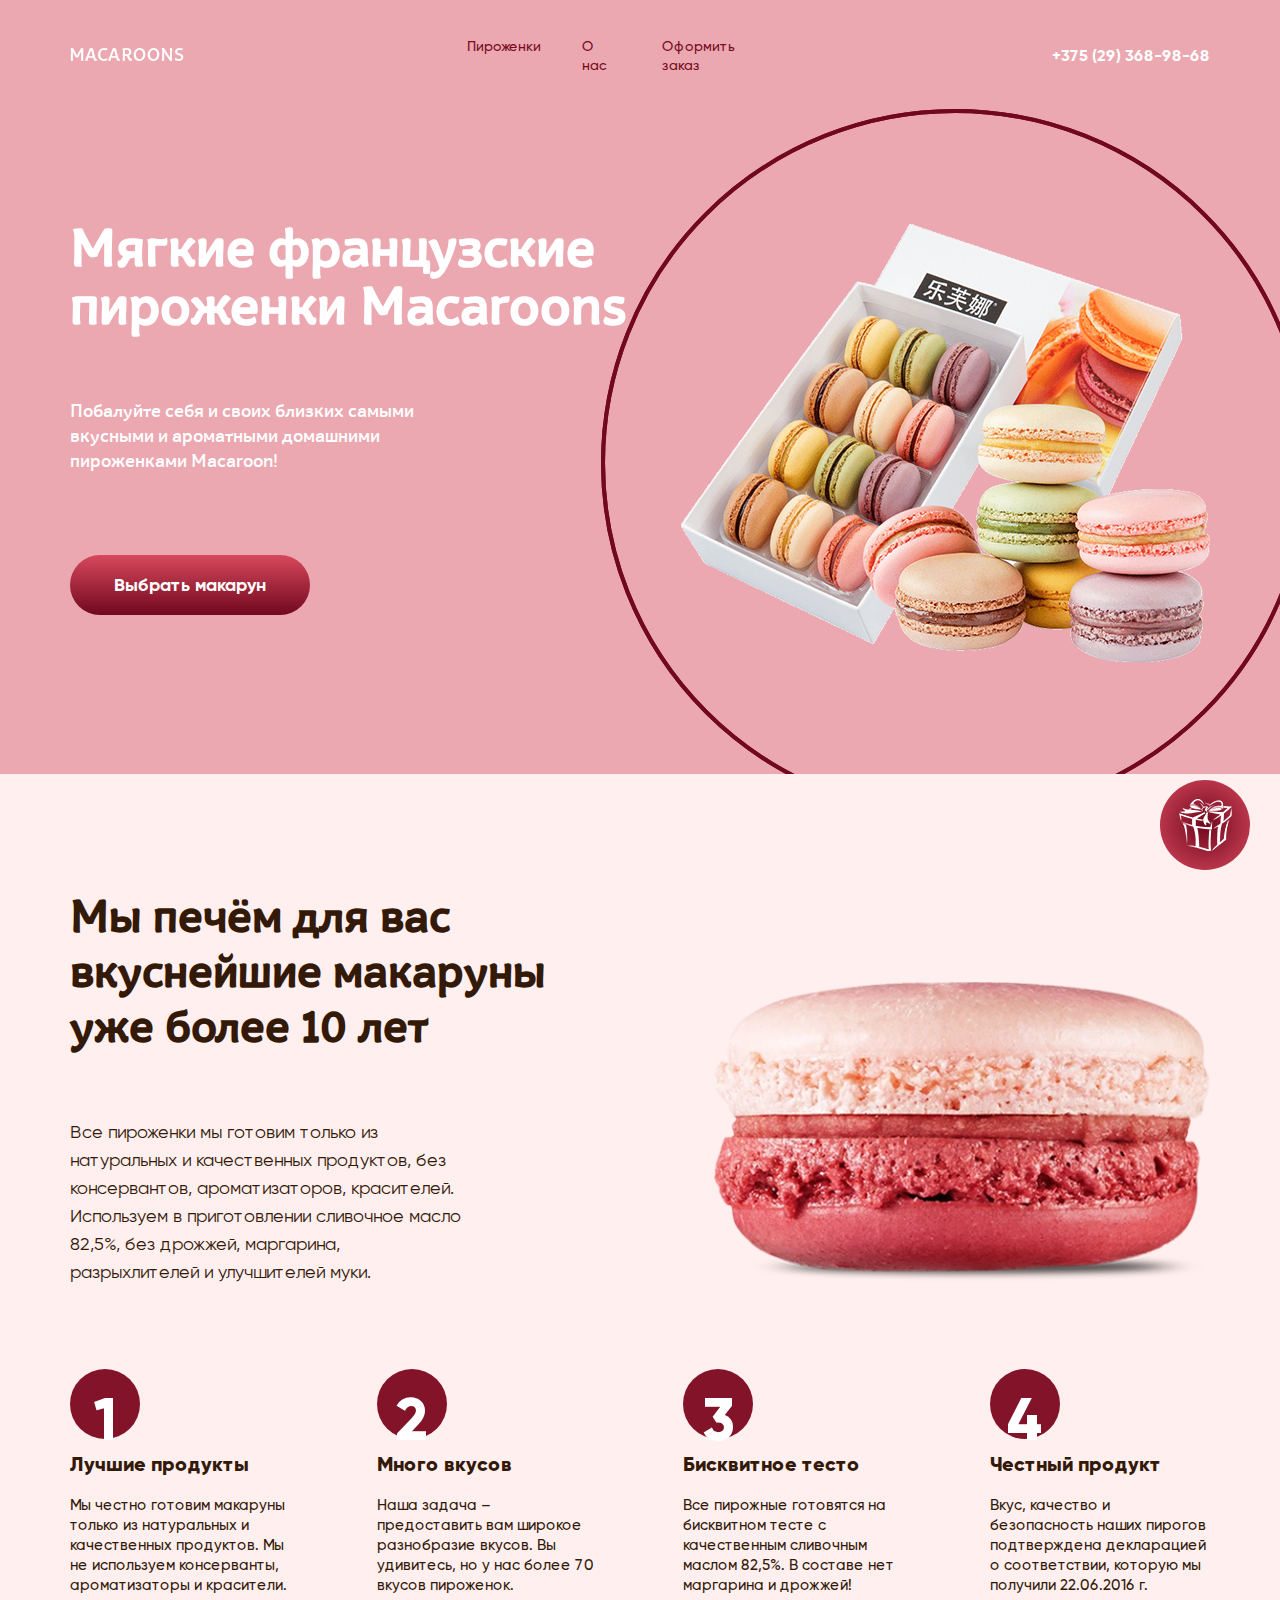
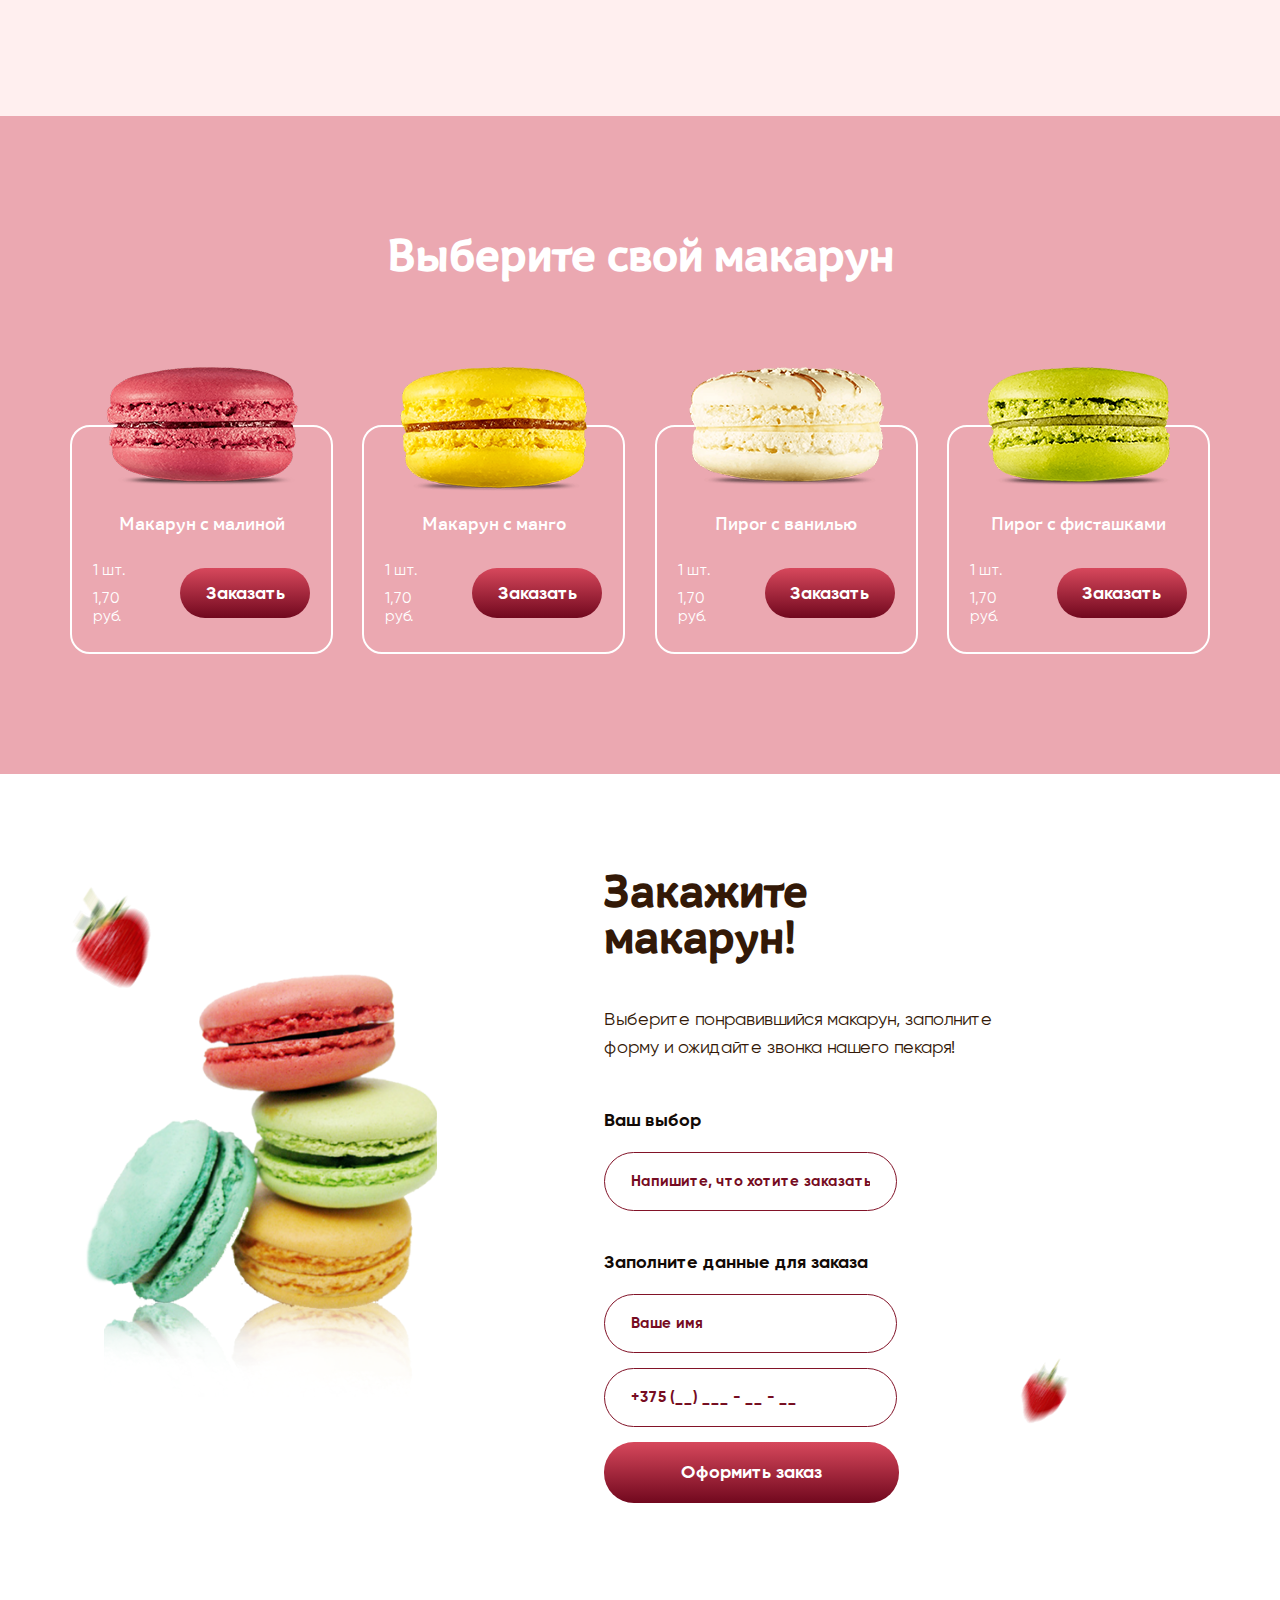
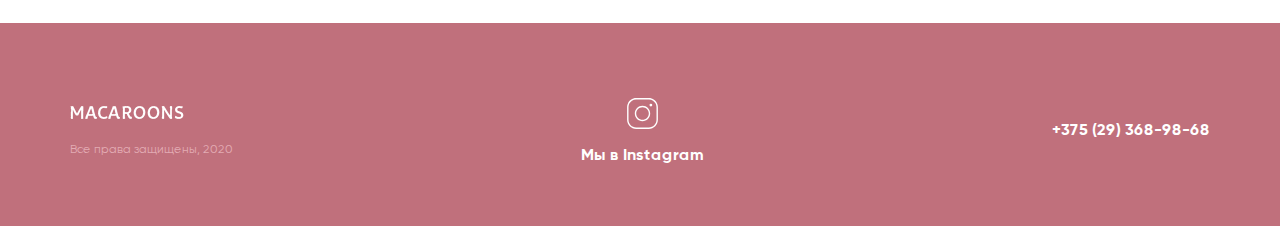
<file: Lesson_27/index.html>
<!DOCTYPE html>
<html lang="en">
<head>
    <meta charset="UTF-8">
    <title>Macaroons</title>
    <link rel="stylesheet" href="css/style.css">
    <link rel="stylesheet" href="css/adaptive.css">
    <meta name="viewport" content="width=device-with, initial-scale=1.0">
</head>
<body>

<section class="first-section">
    <header class="header">
        <div class="container header__container">
            <div class="logo header__logo">
                <img src="images/logo.png" alt="Logo">
            </div>
            <nav class="navigation">
                <ul>
                    <li>
                        <a class="navigation__link" href="#">Пироженки</a>
                    </li>
                    <li>
                        <a class="navigation__link" href="#">О нас</a>
                    </li>
                    <li>
                        <a class="navigation__link" href="#">Оформить заказ</a>
                    </li>
                </ul>
            </nav>
            <a href="tel:+375293689868" class="phone footer__phone">+375 (29) 368-98-68</a>
            <div class="hamburger">
                <svg width="40px" viewBox="0 0 24 24" fill="none" xmlns="http://www.w3.org/2000/svg">
                    <path d="M5 6.5H19V8H5V6.5Z" fill="#821328"/>
                    <path d="M5 16.5H19V18H5V16.5Z" fill="#821328"/>
                    <path d="M5 11.5H19V13H5V11.5Z" fill="#821328"/>
                </svg>
            </div>
        </div>
    </header>
    <div class="main">
        <div class="container main__container">
            <div class="block-for-elements-main">
                <h1 class="main__title">Мягкие французские пироженки Macaroons</h1>
                <div class="main__description">
                    Побалуйте себя и своих близких самыми вкусными и ароматными домашними пироженками Macaroon!
                </div>
                <div class="main__actions">
                    <button class="button main__button">Выбрать макарун</button>
                </div>
            </div>
            <div class="main__image-block">
                <div class="image-block__img">
                    <img src="images/macaroons_box.png" alt="Box macaroons">
                </div>
                <div class="circle circle1"></div>
                <div class="circle circle2"></div>
            </div>
        </div>
    </div>
</section>
<section class="second-section">
    <div class="advantages">
        <div class="container advantages__container">
            <h2 class="advantages__title">Мы печём для вас вкуснейшие макаруны уже более 10 лет</h2>
            <div class="advantages__description">
                Все пироженки мы готовим только из натуральных и качественных продуктов, без консервантов,
                ароматизаторов, красителей. Используем в приготовлении сливочное масло 82,5%, без дрожжей, маргарина,
                разрыхлителей и улучшителей муки.
            </div>
            <div class="advantages__image">
                <img src="images/big-macaroon.png" alt="Big macaroon">
            </div>
        </div>
    </div>
    <div class="list-advantages">
        <div class="container list-advantages__container">
            <div class="advantage">
                <div class="block-for-number">
                    <div>1</div>
                </div>
                <div class="advantage-title">Лучшие продукты</div>
                <div class="advantage-text">
                    Мы честно готовим макаруны только из натуральных и качественных продуктов. Мы не используем
                    консерванты, ароматизаторы и красители.
                </div>
            </div>
            <div class="advantage">
                <div class="block-for-number">
                    <div>2</div>
                </div>
                <div class="advantage-title">Много вкусов</div>
                <div class="advantage-text">
                    Наша задача – предоставить вам широкое разнобразие вкусов. Вы удивитесь, но у нас более 70 вкусов
                    пироженок.
                </div>
            </div>
            <div class="advantage">
                <div class="block-for-number">
                    <div>3</div>
                </div>
                <div class="advantage-title">Бисквитное тесто</div>
                <div class="advantage-text">
                    Все пирожные готовятся на бисквитном тесте с качественным сливочным маслом 82,5%. В составе нет
                    маргарина и дрожжей!
                </div>
            </div>
            <div class="advantage">
                <div class="block-for-number">
                    <div>4</div>
                </div>
                <div class="advantage-title">Честный продукт</div>
                <div class="advantage-text">
                    Вкус, качество и безопасность наших пирогов подтверждена декларацией о соответствии, которую мы
                    получили 22.06.2016 г.
                </div>
            </div>
        </div>
    </div>
</section>
<section class="third-section">
    <div class="container">
        <h2 class="third-section__title">Выберите свой макарун</h2>
        <div class="third-section__items">
            <div class="item">
                <div class="item__image">
                    <img src="images/macaroon1.png" alt="Macaroon">
                </div>
                <div class="item-title">Макарун с малиной</div>
                <div class="item-container">
                    <div class="item__prise-and-count">
                        <div class="item__count">1 шт.</div>
                        <div class="item__prise">1,70 руб.</div>
                    </div>
                    <div class="item-actions">
                        <button class="button item__button">Заказать</button>
                    </div>
                </div>
            </div>
            <div class="item">
                <div class="item__image">
                    <img src="images/macaroon2.png" alt="Macaroon">
                </div>
                <div class="item-title">Макарун с манго</div>
                <div class="item-container">
                    <div class="item__prise-and-count">
                        <div class="item__count">1 шт.</div>
                        <div class="item__prise">1,70 руб.</div>
                    </div>
                    <div class="item-actions">
                        <button class="button item__button">Заказать</button>
                    </div>
                </div>
            </div>
            <div class="item">
                <div class="item__image">
                    <img src="images/macaroon3.png" alt="Macaroon">
                </div>
                <div class="item-title">Пирог с ванилью</div>
                <div class="item-container">
                    <div class="item__prise-and-count">
                        <div class="item__count">1 шт.</div>
                        <div class="item__prise">1,70 руб.</div>
                    </div>
                    <div class="item-actions">
                        <button class="button item__button">Заказать</button>
                    </div>
                </div>
            </div>
            <div class="item">
                <div class="item__image">
                    <img src="images/macaroon4.png" alt="Macaroon">
                </div>
                <div class="item-title">Пирог с фисташками</div>
                <div class="item-container">
                    <div class="item__prise-and-count">
                        <div class="item__count">1 шт.</div>
                        <div class="item__prise">1,70 руб.</div>
                    </div>
                    <div class="item-actions">
                        <button class="button item__button">Заказать</button>
                    </div>
                </div>
            </div>
        </div>
    </div>
</section>
<section class="four-section">
    <div class="container four-section__container">
        <div class="berry1">
            <img src="images/berry_first.png" alt="Berry">
        </div>
        <div class="berry2">
            <img src="images/berry_second.png" alt="Berry">
        </div>
        <div class="four-section__image">
            <img src="images/four_macaroons.png" alt="Macaroons">
        </div>
        <div class="form">
            <h2 class="form__title">Закажите макарун!</h2>
            <div class="form__description">Выберите понравившийся макарун, заполните форму и ожидайте звонка нашего
                пекаря!
            </div>
            <div class="form__text">Ваш выбор</div>
            <input class="form__base-input margin_40" type="text" placeholder="Напишите, что хотите заказать...">
            <div class="form__text">Заполните данные для заказа</div>
            <input class="form__base-input margin_15" type="text" placeholder="Ваше имя">
            <input class="form__base-input margin_15" type="text" placeholder="+375 (__) ___ - __ - __">
            <div class="form__actions">
                <button class="button form__button">Оформить заказ</button>
            </div>
        </div>
    </div>
</section>
<footer class="footer">
    <div class="container footer__container">
        <div class="rights-and-logo">
            <div class="logo footer__logo">
                <img src="images/logo.png" alt="Logo">
            </div>
            <div class="rights">Все права защищены, 2020</div>
        </div>
        <a href="#" class="insta">
            <div class="for-svg">
                <svg xmlns="http://www.w3.org/2000/svg" viewBox="0 0 50 50" width="50px" height="50px">
                    <path d="M 16 3 C 8.8324839 3 3 8.8324839 3 16 L 3 34 C 3 41.167516 8.8324839 47 16 47 L 34 47 C 41.167516 47 47 41.167516 47 34 L 47 16 C 47 8.8324839 41.167516 3 34 3 L 16 3 z M 16 5 L 34 5 C 40.086484 5 45 9.9135161 45 16 L 45 34 C 45 40.086484 40.086484 45 34 45 L 16 45 C 9.9135161 45 5 40.086484 5 34 L 5 16 C 5 9.9135161 9.9135161 5 16 5 z M 37 11 A 2 2 0 0 0 35 13 A 2 2 0 0 0 37 15 A 2 2 0 0 0 39 13 A 2 2 0 0 0 37 11 z M 25 14 C 18.936712 14 14 18.936712 14 25 C 14 31.063288 18.936712 36 25 36 C 31.063288 36 36 31.063288 36 25 C 36 18.936712 31.063288 14 25 14 z M 25 16 C 29.982407 16 34 20.017593 34 25 C 34 29.982407 29.982407 34 25 34 C 20.017593 34 16 29.982407 16 25 C 16 20.017593 20.017593 16 25 16 z"/>
                </svg>
            </div>
            <div class="insta__text">Мы в Instagram</div>
        </a>
        <div class="rights rights-from375-to768">Все права защищены, 2020</div>
        <a href="tel:+375293689868" class="phone footer__phone">+375 (29) 368-98-68</a>
    </div>
</footer>

<div class="present">
    <div class="messenge">
        <div class="rectangle">
            <div>Оформите заказ</div>
            и получите подарок!
        </div>
        <div class="square"></div>
    </div>
    <div class="present-circle">
        <img src="images/present.png" alt="Present">
    </div>

</div>

<script></script>

</body>
</html>
</file>
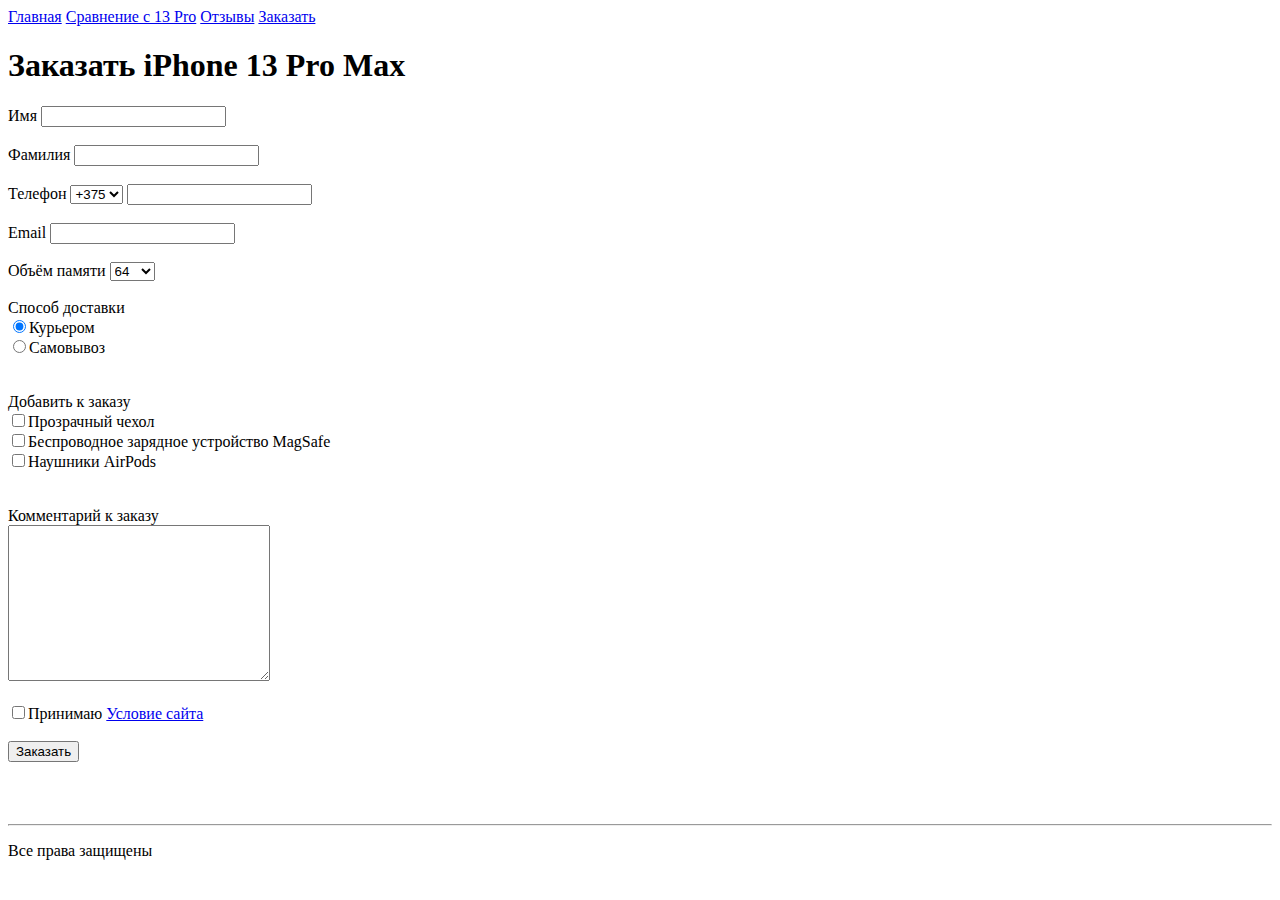
<file: Lesson_11/form.html>
<!DOCTYPE html>
<html lang="en">
<head>
    <meta charset="UTF-8">
    <title>Заказать</title>
</head>
<body>
<header>
    <nav>
        <a href="index.html">Главная</a>
        <a href="index.html#table">Сравнение с 13 Pro</a>
        <a href="reviews.html">Отзывы</a>
        <a href="form.html">Заказать</a>
    </nav>
</header>
<main>
    <h1>Заказать iPhone 13 Pro Max</h1>
    <form action="https://webhook.site/da0948f4-7acc-4539-b543-b2af38eb78e7" method="post">
        <label>
            Имя
            <input name="name" type="text" required>
        </label>
        <br>
        <br>
        <label>
            Фамилия
            <input name="surname" type="text" required>
        </label>
        <br>
        <br>
        <label>
            Телефон
            <select name="phone_code" required>
                <option value="+375">+375</option>
                <option value="+7">+7</option>
                <option value="+380">+380</option>
            </select>
            <input name="phone" type="text" required>
        </label>
        <br>
        <br>
        <label>
            Email
            <input type="email" name="email" required>
        </label>
        <br>
        <br>
        <label>
            Объём памяти
            <select name="memory">
                <option value="64">64</option>
                <option value="256">256</option>
                <option value="512">512</option>
            </select>
        </label>
        <br>
        <br>
        <div>
            Способ доставки
            <br>
            <label>
                <input type="radio" name="delivery" value="Курьером" checked required>Курьером<br>
            </label>
            <label>
                <input type="radio" name="delivery" value="Самовывоз" required>Самовывоз<br>
            </label>
        </div>
        <br>
        <br>
        <div>
            Добавить к заказу
            <br>
            <label>
                <input type="checkbox" name="add[]" value="Чехол">Прозрачный чехол<br>
            </label>
            <label>
                <input type="checkbox" name="add[]" value="MagSafe">Беспроводное зарядное устройство MagSafe<br>
            </label>
            <label>
                <input type="checkbox" name="add[]" value="AirPods">Наушники AirPods<br>
            </label>
        </div>
        <br>
        <br>
        <label>
            Комментарий к заказу
            <br>
            <textarea name="comment" cols="30" rows="10"></textarea>
        </label>
        <br>
        <br>
        <label>
            <input type="checkbox" name="agree" value="ok">Принимаю <a href="https://apple.com">Условие сайта</a>
        </label>
        <br>
        <br>
        <button type="submit">Заказать</button>


    </form>
</main>
<br>
<br>
<br>
<hr>
<footer>
    <p>Все права защищены</p>
</footer>
</body>
</html>
</file>
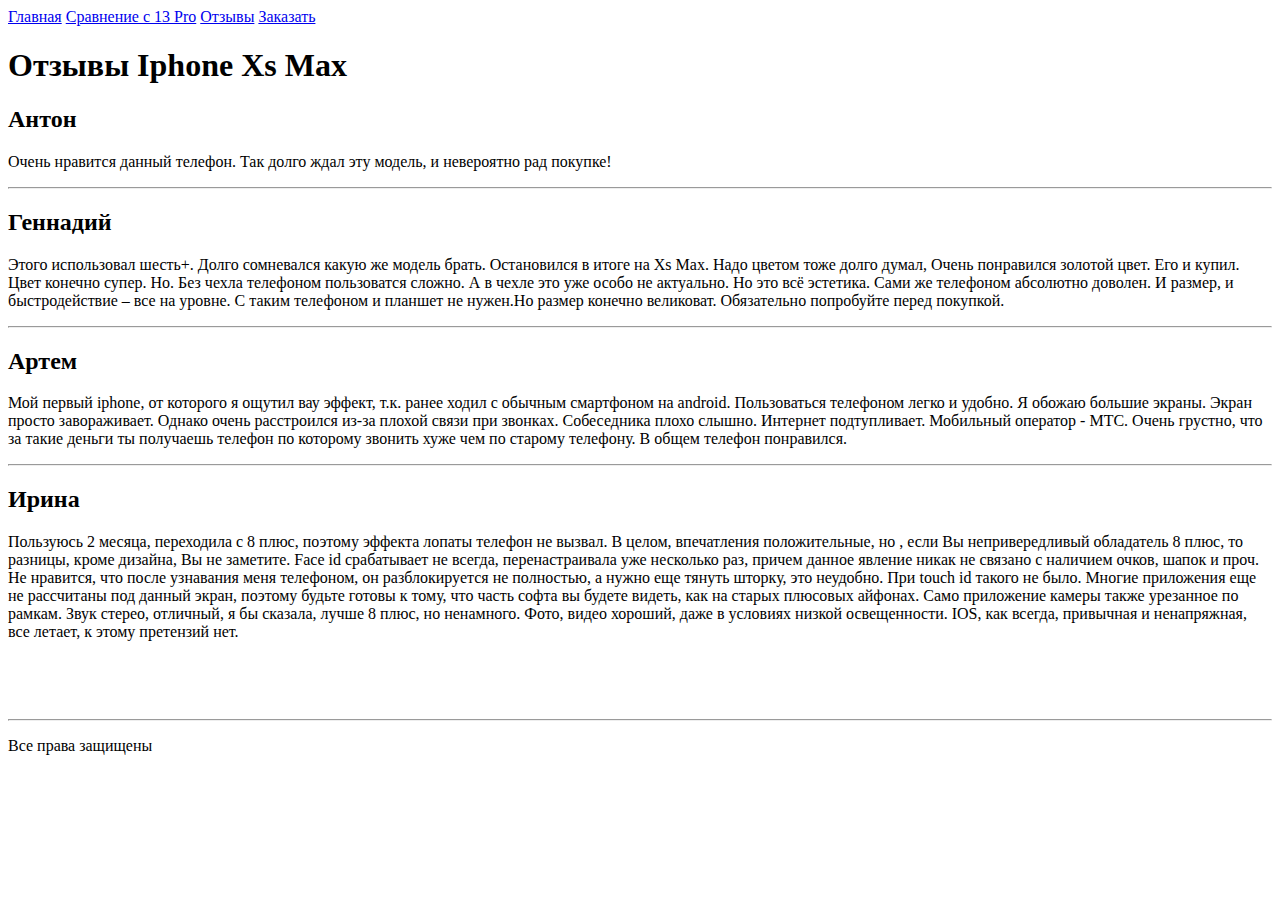
<file: Lesson_11/reviews.html>
<!DOCTYPE html>
<html lang="en">
<head>
    <meta charset="UTF-8">
    <title>Отзывы</title>
</head>
<body>

<header>
    <nav>
        <a href="index.html">Главная</a>
        <a href="index.html#table">Сравнение с 13 Pro</a>
        <a href="reviews.html">Отзывы</a>
        <a href="form.html">Заказать</a>
    </nav>
</header>
<main>
    <h1>Отзывы Iphone Xs Max</h1>
    <section>
        <h2>Антон</h2>
        <p>
            Очень нравится данный телефон. Так долго ждал эту модель, и невероятно рад покупке!
        </p>
        <hr>
    </section>
    <section>
        <h2>Геннадий</h2>
        <p>
            Этого использовал шесть+. Долго сомневался какую же модель брать. Остановился в итоге на Xs Max. Надо цветом тоже долго думал, Очень понравился золотой цвет. Его и купил.
            Цвет конечно супер. Но. Без чехла телефоном пользоватся сложно. А в чехле это уже особо не актуально. Но это всё эстетика.
            Сами же телефоном абсолютно доволен. И размер, и быстродействие – все на уровне. С таким телефоном и планшет не нужен.Но размер конечно великоват. Обязательно попробуйте перед покупкой.
        </p>
        <hr>
    </section>
    <section>
        <h2>Артем</h2>
        <p>
            Мой первый iphone, от которого я ощутил вау эффект, т.к. ранее ходил с обычным смартфоном на android.
            Пользоваться телефоном легко и удобно. Я обожаю большие экраны. Экран просто завораживает.
            Однако очень расстроился из-за плохой связи при звонках. Собеседника плохо слышно. Интернет подтупливает. Мобильный оператор - МТС.
            Очень грустно, что за такие деньги ты получаешь телефон по которому звонить хуже чем по старому телефону. В общем телефон понравился.
        </p>
        <hr>
    </section>
    <section>
        <h2>Ирина</h2>
        <p>
            Пользуюсь 2 месяца, переходила с 8 плюс, поэтому эффекта лопаты телефон не вызвал. В целом, впечатления положительные, но , если Вы непривередливый обладатель 8 плюс, то разницы,
            кроме дизайна, Вы не заметите. Face id срабатывает не всегда, перенастраивала уже несколько раз, причем данное явление никак не связано с наличием очков, шапок и проч. Не нравится,
            что после узнавания меня телефоном, он разблокируется не полностью, а нужно еще тянуть шторку, это неудобно. При touch id такого не было. Многие приложения еще не рассчитаны под данный экран,
            поэтому будьте готовы к тому, что часть софта вы будете видеть, как на старых плюсовых айфонах. Само приложение камеры также урезанное по рамкам. Звук стерео, отличный, я бы сказала, лучше 8 плюс,
            но ненамного. Фото, видео хороший, даже в условиях низкой освещенности. IOS, как всегда, привычная и ненапряжная, все летает, к этому претензий нет.
        </p>
    </section>

</main>
<br>
<br>
<br>
<hr>
<footer>
    <p>Все права защищены</p>
</footer>

</body>
</html>
</file>
<file: Lesson_15/css/styles.css>
* {
    padding: 0;
    margin: 0;
}

body {
    font-family: Arial, serif;
}

.main {
    background-image: url("../images/bg1.png");
    background-position: center;
    background-size: cover;
}

.header {
    padding: 35px 0 33px 0;
    border-bottom: 1px solid #a686d2;
}

.container {
    max-width: 1200px;
    margin: 0 auto;
}

.logo {
    margin-right: 281px;
}

.header-items {
    display: inline-block;
}

.header-item {
    display: inline-block;
    margin-right: 50px;
}

.header-item-text {
    font-size: 16px;
    color: rgb(237, 224, 248);
    line-height: 1.2;

    text-decoration: none;
}

.line {
    width: 100%;
}

.content {
    padding: 152px 0 205px 0;
}

.content-title {
    font-size: 45px;
    color: rgb(255, 255, 255);
    font-weight: bold;
    line-height: 1.222;
    max-width: 500px;
    margin-bottom: 80px;
}

.for-star-text {
    margin-bottom: 101px;
}

.content-star {
    margin-right: 14px;
    vertical-align: bottom; /*Запомнить*/
}

.content-text {
    font-size: 16px;
    color: rgb(255, 255, 255);
    line-height: 1.5;
}

.button {
    font-size: 16px;

    font-weight: bold;
    line-height: 1;

    padding: 22px;
    width: 224px;
    background-color: transparent;

}

.button.button-white {
    border: 1px solid white;
    color: rgb(255, 255, 255);
}

.learning {
    padding: 140px 0;
}

.learning-title {
    font-size: 35px;
    color: rgb(139, 103, 214);
    font-weight: bold;
    margin-bottom: 68px;
}


li .for-star-text {
    margin-bottom: 15px;
}

li .content-text {
    color: black;
}

li {
    list-style-type: none;
}


.ending {
    background-image: url("../images/bg2.png");
    background-position: center;
    background-size: cover;
    padding-top: 140px;
}

.ending-container {
    margin: 0 auto;
    max-width: 996px;
    background-color: white;
    border-radius: 20px;
    padding: 60px 0 44px 0;
}

.ending-title {
    text-align: center;
    font-size: 35px;
    color: rgb(139, 103, 214);
    font-weight: bold;
    margin-bottom: 40px;
}

.ending-text {
    max-width: 570px;
    text-align: center;

    font-size: 16px;
    color: rgb(49, 27, 94);
    line-height: 1.5;
    margin: 0 auto;
}

.ending-text.text1 {
    margin-bottom: 30px;
}

.ending-text.text2 {
    margin-bottom: 40px;
}

.for-button {
    text-align: center;
}

.button.button-violet {
    font-size: 16px;
    color: rgb(177, 128, 228);
    font-weight: bold;
    border: 1px solid rgb(177, 128, 228);
}

.for-image {
    padding: 46px 0;
    text-align: center;
}

.footer {
    margin-top: 140px;
    border-top: 1px solid #a686d2;
}
</file>
<file: Lesson_18/css/styles.css>
* {
    margin: 0;
    padding: 0;
    font-family: Arial, sans-serif;
}

body {
    background-color: #020303 /*#020303*/;
}

.container {
    max-width: 1200px;
    margin: 0 auto;
}

.header {
    padding: 30px 0;
    font-size: 0;
}

.logo_plus_name {
    vertical-align: middle;
    display: inline-block;
}

.logo_plus_name img {
    vertical-align: middle;
}

.logo_plus_name div {
    vertical-align: middle;
    margin-left: 11px;
    display: inline-block;
    width: 55px;

    font-size: 16px;
    color: rgb(255, 255, 255);
    font-weight: bold;
    text-transform: uppercase;
    line-height: 1.2;
}

.info {
    vertical-align: middle;
    margin-left: 223px;
    display: inline-block;
}

.info ul li {
    display: inline-block;
    margin-left: 58px;
}

.info ul li a {
    font-size: 16px;
    color: rgb(253, 239, 213);
    line-height: 1.2;
    text-decoration: none;
}

.info ul li a:hover {
    padding-bottom: 6px;
    border-bottom: 2px solid rgb(255, 175, 24);
    font-size: 16px;
    color: rgb(255, 175, 24);
    line-height: 1.2;
}


.main-info {
    padding-top: 137px;
    padding-bottom: 200px;
    font-size: 0;
}

.main-info-information {
    display: inline-block;
    max-width: 564px;
    vertical-align: bottom;
}

.main-info-information h1 {
    font-size: 45px;
    color: rgb(255, 255, 255);
    font-weight: bold;
}

.for-main-info-mini-container {
    margin-top: 74px;
    font-size: 0;
}

.main-info-mini-container:nth-child(2) {
    margin-right: 0;
}

.main-info-mini-container {
    display: inline-block;
    vertical-align: middle;
    margin-right: 99px;
}

.main-info-mini-container img {
    display: inline-block;
    vertical-align: middle;
    margin-right: 11px;
}

.main-info-mini-container span {
    vertical-align: middle;
    font-size: 16px;
    color: rgb(255, 255, 255);
}

.actions {
    margin-top: 92px;
    margin-bottom: 45px;
}

.button {
    padding: 22px;
    border-radius: 30px;
    border: none;
    background-color: #ffaf18;
    width: 224px;

    font-size: 16px;
    color: rgb(2, 3, 3);
    font-weight: bold;
}

.main-info .button:hover {
    box-shadow: 0 10px 10px 0 #ffaf1859;
}

.main-info-image {
    display: inline-block;
    margin-left: 22px;
    vertical-align: bottom;
}


.second {
    font-size: 0;
    padding-bottom: 228px;
}


.second h2 {
    text-align: center;
    margin-bottom: 48px;

    font-size: 35px;
    color: rgb(255, 255, 255);
    font-weight: bold;
}

.menu-items {
    margin: 0 -12px;
}

.menu-item {
    display: inline-block;
    background-color: white;
    text-align: center;
    margin: 12px;
    width: 282px;
    height: 374px;
    vertical-align: middle;
}

.menu-item:hover {
    box-shadow: 0 0 20px #ffffff80;
}

.menu-item:first-child, .menu-item:last-child {
    border: 5px solid #ed9b00;
    box-sizing: border-box;
}

.menu-item-mini-container {
    display: inline-block;
    height: 289px;
    width: 228px;

    margin-bottom: 15px;
}

.menu-item-mini-container h3 {
    margin: 30px 0 15px 0;

    font-size: 18px;
    color: rgb(24, 26, 26);
    font-weight: bold;
}

.menu-item-mini-container img {
    margin-top: 10px;
}

.menu-item-mini-container p {
    font-size: 14px;
    color: rgb(24, 26, 26);
    line-height: 1.2;
}

.second .button {
    width: 242px;
    padding: 17px;
    margin-bottom: 15px;
}

.second .button:hover {
    box-shadow: 0 10px 10px 0 #ffaf1859;
}

.third {
    padding-bottom: 67px;
}

.third .container {
    font-size: 0;

}

.third-info {
    max-width: 367px;
    display: inline-block;
    vertical-align: bottom;
}

.third-info h2 {
    font-size: 35px;
    color: rgb(255, 255, 255);
    font-weight: bold;
    line-height: 1.286;
    margin-bottom: 60px;
}

.third-info p {
    font-size: 16px;
    color: rgb(255, 255, 255);
    line-height: 1.5;
    margin-bottom: 100px;
}

.third-info h3 {
    font-size: 25px;
    color: rgb(255, 255, 255);
    font-weight: bold;
    line-height: 1.4;
    margin-bottom: 40px;
}

.element {
    display: inline-block;
    vertical-align: middle;
    background-color: white;
    border-radius: 50%;
    text-align: center;
    width: 55px;
    height: 55px;
    margin-right: 40px;
}

.element:hover {
    box-shadow: 0 0 10px #ffffff88;
}

.element:visited {
    background-color: #bebebe;
}

.element:active{
    background-color: #ed9b00;
}

.element img {
    margin-top: 12px;

}

.third-image {
    display: inline-block;
    vertical-align: bottom;
}

footer {
    padding: 30px 0;
}

.rights {
    display: inline-block;
    vertical-align: middle;
    margin-left: 390px;

    font-size: 12px;
    color: rgb(44, 44, 44);
}
</file>
<file: Lesson_22/css/style.css>
* {
    margin: 0;
    padding: 0;
}

@font-face {
    font-family: Nunito;
    src: url("../fonts/Nunito-Regular.ttf");
}

@font-face {
    font-family: Nunito;
    src: url("../fonts/Nunito-ExtraBold.ttf");
    font-weight: 800;
}

@font-face {
    font-family: Nunito;
    src: url("../fonts/Nunito-Bold.ttf");
    font-weight: 700;
}

body {
    font-family: Nunito, sans-serif;
}

.page {
    display: flex;
}

.help-section {
    display: flex;
    align-items: center;
    border-radius: 10px 10px 0 0;
    background: #467DF2;
    padding: 10px 20px;
    transform: rotate(-90deg);
    position: absolute;
    right: -72px;
    top: 377px;
}

.help-section span {
    margin-left: 7px;
    color: #FFF;
    font-family: Nunito, sans-serif;
    font-size: 14px;
    font-weight: 800;
}

.help-section:hover {
    background: #2F54A3;
    right: -67px;
    top: 372px;
    padding-bottom: 20px;
}

.sidebar {
    display: flex;
    flex-direction: column;
    justify-content: space-between;
    box-sizing: border-box;
    width: 250px;
    min-height: 100vh;
    background: #F7F7F7;
    padding: 17px;
    flex-shrink: 0;
}

.logo {
    padding: 8px 0 27px 0;
    text-align: center;
}


.navigation ul {
    list-style: none;
}

.navigation ul li a {
    text-decoration: none;
    display: flex;
    padding: 13px 15px;
    align-items: center;
}

.navigation ul li a span {
    color: #858796;
    font-size: 14px;
    margin-left: 10px;
}

.tasks {
    position: relative;
}

.navigation .active-element, .navigation ul li:hover {
    border-radius: 5px;
    background: #467DF2;
    color: #FFF;
    font-size: 14px;
}

.navigation .active-element a span, .navigation ul li:hover a span {
    color: #FFF;
    font-size: 14px;
}

.panel {
    box-sizing: border-box;
    position: fixed;
    bottom : 20px;
    left: 20px;
    max-width: 210px;
    padding: 13px 12px;
    border-radius: 5px;
    border: 1px solid transparent;
}

.panel:hover {
    border-color:  #467DF2;
}

.panel svg {
    float: left;
    margin-right: 6px;
}

.panel-text {
    color: #4F4E4F;
    font-size: 14px;
}

.content {
    background: #EDEEF3;
    flex-grow: 1;
}

.header {
    background: #F7F7F7;
    padding: 15px 40px;
    display: flex;
    justify-content: space-between;
    align-items: center;
}

.header-first-content, .header-second-content {
    display: flex;
    align-items: center;
}

.header-first-content > svg {
    margin-right: 20px;
}

.header-first-content a {
    margin-left: 40px;
    text-decoration: none;
    color: #858796;
    font-size: 14px;
    display: flex;
    align-items: center;
}

.header-first-content a span {
    margin-right: 13px;
}

.window {
    display: none;
    position: absolute;
    padding: 20px;
    border-radius: 10px;
    background: #FFF;
    box-shadow: 0 4px 20px 0 rgba(102, 102, 102, 0.15);
    top: 35px;
    left: -6px;
    width: 150px;
}

.window div {
    padding: 10px 0;
    color: #686464;
    font-family: Nunito, sans-serif;
    font-size: 14px;
}

.tasks:hover .window {
    display: block;
}

.header-first-content a:hover {
    color: #3D63D2;
}

.header-first-content a:hover svg path {
    fill: #3D63D2;
}


.search {
    display: flex;
    align-items: center;
    width: 373px;
    padding: 10px 20px;
    border-radius: 10px;
    border: 1px solid #E2E2E2;
    background: #EFEFF5;
    color: #000;
    font-size: 14px;
    margin-right: 40px;
}

.button-for-search {
    background-color: transparent;
    border: none;
    cursor: pointer;
}

.search-input {
    background-color: transparent;
    border: none;
    outline: none;
    margin-left: 10px;
    width: 100%;
}


.search-input::placeholder {
    color: #B3B3B3;
    font-family: Nunito, sans-serif;
    font-size: 14px;
}

.button {
    padding: 11px 18px 10px 18px;
    border-radius: 10px;
    background: #467DF2;
    color: #FFF;
    font-size: 14px;
    font-family: Nunito, sans-serif;
    font-weight: 800;
    border: none;
    margin-left: 40px;
    cursor: pointer;
}

.button:hover {
    background: #2F54A3;
}

.header-second-content > svg:hover path{
    fill: #467DF2;
}

.main {
    padding: 25px 40px;
}

.main h1 {
    color: #4F4E4F;
    font-family: Nunito, sans-serif;
    font-weight: 800;
    margin-bottom: 20px;
}

.main-items {
    max-width: 1520px;
    margin: 0 auto 73px auto;
    display: flex;
    flex-wrap: wrap;
    justify-content: space-between;
}

.main-item {
    box-sizing: border-box;
    position: relative;
    margin: 20px 0;
    width: 350px;
    border-radius: 10px;
    background: #FFF;
    box-shadow: 0 4px 20px 0 rgba(102, 102, 102, 0.15);
}

.image {
    height: 200px;
    border-top-left-radius: 10px;
    border-top-right-radius: 10px;
    background-size: cover;
    background-position: center;
}

.main-item-content {
padding: 20px 26px;
}

.main-item-content h2 {
    color: #4F4E4F;
    font-family: Nunito, sans-serif;
    font-size: 18px;
    font-weight: 800;
    margin-bottom: 8px;
}

.main-item-text {
    color: #4F4E4F;
    font-size: 15px;
    line-height: 30px;
    margin-bottom: 19px;
}

.container-for-icons {
    display: flex;
    align-items: center;
    justify-content: space-between;
}

.main-item:hover {
    background: #467DF2;
}

.main-item:hover .main-item-content h2, .main-item:hover .main-item-content .main-item-text  {
    color: #FFF;
}

.button-for-svg {
    border: none;
    background-color: transparent;
    cursor: pointer;
}

.main-item:hover .main-item-content .button-for-svg svg path, .main-item:hover .main-item-content .button-for-svg svg ellipse {
    fill: #FFF;
}

.group-for-elements {
    position: absolute;
    top: 12px;
    left: 12px;
    border-radius: 5px;
    padding: 4px 10px;
    color: #4F4E4F;
    font-size: 14px;
    text-align: center;
}

.group-for-elements.white {
    background: rgba(247, 247, 247, 0.80);
    color: #4F4E4F;
}

.group-for-elements.green {
    background: #C6E0C3;
    color: #027900;
}

.group-for-elements.red {
    background: rgba(255, 188, 188, 0.80);
    color: #DB0C0C;
}
</file>
<file: Lesson_27/css/style.css>
* {
    margin: 0;
    padding: 0;
}

@font-face {
    font-family: Tavolga;
    src: url("../fonts/Tavolga_Free.ttf");
}

@font-face {
    font-family: GilroyRegular;
    src: url("../fonts/Gilroy-Regular.ttf");
}

@font-face {
    font-family: GilroyMedium;
    src: url("../fonts/Gilroy-Medium.ttf");
}

@font-face {
    font-family: GilroyBold;
    src: url("../fonts/Gilroy-Bold.ttf");
}

@font-face {
    font-family: GilroyExtraBold;
    src: url("../fonts/Gilroy-ExtraBold.ttf");
}


body {
    font-family: GilroyRegular, sans-serif;
}

.first-section {
    background: #eba8b1;
    overflow: hidden;
}

.header {
    padding: 36px 0 24px 0;
}

.container {
    margin: 0 auto;
    max-width: 1140px;
}

.header__container {
    display: flex;
    justify-content: space-between;
    align-items: center;
}

.navigation {

}

.navigation ul {
    list-style: none;
    display: grid;
    grid-template-columns: 75px 40px 108px;
    grid-column-gap: 40px;
}

.navigation__link {
    text-decoration: none;
    font-size: 14px;
    font-family: GilroyMedium, sans-serif;
    color: rgb(119, 11, 29);
    border-bottom: 2px solid transparent;
    transition: border-bottom .3s ease;
    padding-bottom: 3px;
}

.navigation__link:hover {
    border-bottom: 2px solid rgb(119, 11, 29);
}

.phone {
    font-size: 16px;
    font-family: GilroyBold, sans-serif;
    color: rgb(255, 255, 255);
    text-decoration: none;
}

.main {
    padding: 126px 0 108px 0;

}

.main__container {
    display: flex;
    justify-content: space-between;
    overflow: visible;
}

.block-for-elements-main {
    display: flex;
    flex-direction: column;
    max-width: 575px;
    position: relative;
    z-index: 3;
}

.main__title {
    font-size: 53px;
    font-family: Tavolga, sans-serif;
    color: rgb(255, 255, 255);
    line-height: 1.091;
    margin-bottom: 60px;
    text-align: left;
    position: relative;
    z-index: 2;
}

.main__description {
    font-size: 18px;
    font-family: Tavolga, sans-serif;
    color: rgb(255, 255, 255);
    line-height: 1.389;
    text-align: left;
    margin-bottom: 80px;
    max-width: 349px;
    position: relative;
    z-index: 2;
}

.main__actions {
    position: relative;
    z-index: 2;
}

.button {
    background-image: -moz-linear-gradient( 90deg, rgb(113,8,30) 0%, rgb(215,72,92) 100%);
    background-image: -webkit-linear-gradient( 90deg, rgb(113,8,30) 0%, rgb(215,72,92) 100%);
    background-image: -ms-linear-gradient( 90deg, rgb(113,8,30) 0%, rgb(215,72,92) 100%);
    border-radius: 30px;
    border: none;

    font-size: 18px;
    font-family: GilroyBold, sans-serif;
    color: rgb(255, 255, 255);
    text-align: center;
    transition: box-shadow .5s ease;
    cursor: pointer;
}

.button:hover {
    box-shadow: 0 5px 9px 1px rgba(130, 19, 40, 0.5);
}

.main__button {
    width: 240px;
    height: 60px;
}

.main__image-block {
    position: relative;
}

.image-block__img {
    position: relative;
    z-index: 2;
}

.image-block__img img {
    width: 100%;
}

.circle {
    width: 700px;
    height: 700px;
    position: absolute;
    top: -115px;
    left: -80px;
    border-radius: 50%;
    border: 4px solid rgb(113,8,30);
}
.circle1 {
    animation: pulse 2s infinite;
}

.circle2 {
    animation: pulse 2s 0.3s infinite;
}

@keyframes pulse {
    0% {
        transform: scale(0.5);
        opacity: 1;
    }
    100% {
        transform: scale(1);
        opacity: 0;
    }
}

.second-section {
    background: #ffefef;
    position: relative;
    z-index: 1;
}

.advantages {
    padding: 119px 0 25px 0;
}

.advantages__container {
    display: grid;
    grid-template-rows: 165px 1fr;
    grid-template-columns: 1fr 1fr;
    grid-column-gap: 145px;
    align-items: flex-end;
    justify-content: space-between;
}

.advantages__title {
    font-size: 45px;
    font-family: Tavolga, sans-serif;
    color: rgb(51, 25, 7);
    line-height: 1.222;
    text-align: left;
}

.advantages__description {
    font-size: 18px;
    color: rgb(51, 25, 7);
    line-height: 1.556;
    text-align: left;
    max-width: 402px;
    margin-top: 60px;
}

.advantages__image {
    grid-row: 1 / 3;
    grid-column: 2 / 3;
}

.advantages__image img {
    width: 100%;
}

.list-advantages {
    padding: 58px 0 120px 0;
}

.list-advantages__container {
    display: flex;
    justify-content: space-between;
    align-items: flex-start;
    flex-wrap: wrap;
}

.advantage {
    max-width: 220px;
    text-align: left;
}

.advantage:hover .block-for-number {
    background-color: #eba8b1;
    color: #821328;
}

.block-for-number {
    width: 70px;
    height: 70px;
    background: #821328;
    border-radius: 50%;
    display: flex;
    justify-content: center;
    align-items: flex-end;
    color: rgb(255, 255, 255);
    transition: all .5s ease;
}

.block-for-number div {
    font-size: 60px;
    font-family: GilroyExtraBold, sans-serif;
    position: relative;
    bottom: -17px;
}

.advantage-title {
    font-size: 20px;
    font-family: GilroyExtraBold, sans-serif;
    color: rgb(51, 25, 7);
    margin-top: 13px;
    margin-bottom: 20px;
}

.advantage-text {
    font-size: 15px;
    font-family: GilroyMedium, sans-serif;
    color: rgb(51, 25, 7);
    line-height: 1.333;
}


.third-section {
    padding: 120px 0;
    background: #eba8b1;
}

.third-section__title {
    font-size: 45px;
    font-family: Tavolga, sans-serif;
    color: rgb(255, 255, 255);
    text-align: center;
    margin-bottom: 143px;
}

.third-section__items {
    display: flex;
    flex-wrap: wrap;
    justify-content: space-between;
}

.item {
    border: 2px solid rgb(255, 255, 255);
    border-radius: 20px;
    width: 263px;
    height: 229px;
    padding: 27px 21px;
    position: relative;
    display: flex;
    flex-direction: column;
    align-items: center;
    justify-content: flex-end;
    box-sizing: border-box;
}

.item__image {
    position: absolute;
    top: -60px;
    transform: scale(1);
    transition: transform .5s ease;

}

.item__image img {
    width: 100%;
}


.item:hover .item__image {
    transform: scale(1.1);
}

.item-title {
    font-size: 18px;
    font-family: Tavolga, sans-serif;
    color: rgb(255, 255, 255);
    text-align: center;
    margin-bottom: 26px;
}

.item-container {
    display: flex;
    align-items: center;
}

.item__prise-and-count {
    max-width: 57px;
    margin-right: 30px;
}

.item__count {
    font-size: 15px;
    color: rgb(255, 255, 255);
    text-align: left;
    margin-bottom: 10px;
}

.item__prise {
    font-size: 15px;
    color: rgb(255, 255, 255);
    text-align: left;
}

.item__button {
    width: 130px;
    height: 50px;
}

.four-section {
    padding: 98px 0 120px 0;
}

.four-section__container {
    position: relative;
}

.four-section__image {
    margin-left: 85px;
    max-width: 352px;
}

.four-section__image img {
    max-width: 100%;
}

.berry1 {
    position: absolute;
    top: 15px;
    left: 0;
    /*animation: y-translate 2s linear infinite;*/
}
.berry1 img {
    width: 100%;
}

.berry2 {
    position: absolute;
    bottom: 75px;
    right: 140px;
    /*animation: y-translate 2s .5s linear infinite;*/
}

.berry2 img {
    width: 100%;
}

@keyframes y-translate {
    0% {
        transform: translateY(0);
    }
    50% {
        transform: translateY(15px);
    }
    100% {
        transform: translateY(0);
    }
}

.four-section__image {
    display: inline-block;
    vertical-align: middle;
    margin-left: 15px;
    margin-right: 163px;
}

.form {
    display: inline-block;
    vertical-align: middle;
    max-width: 406px;
}

.form__title {
    font-size: 45px;
    font-family: Tavolga, sans-serif;
    color: rgb(51, 25, 7);
    margin-bottom: 41px;
 }

.form__description {
    font-size: 18px;
    color: rgb(51, 25, 7);
    line-height: 1.556;
    margin-bottom: 48px;
}

.form__text {
    font-size: 18px;
    font-family: GilroyBold, sans-serif;
    color: rgb(18, 10, 6);
    margin-bottom: 21px;
}

.margin_40 {
    margin-bottom: 40px;
}

.margin_15 {
    margin-bottom: 15px;
}

.form__base-input {
    border: 1px solid rgb(130, 19, 40);
    background: transparent;
    border-radius: 30px;
    width: 293px;
    height: 59px;
    padding: 0 26px;
    box-sizing: border-box;
}

.form__base-input::placeholder {
    font-size: 15px;
    font-family: GilroyBold, sans-serif;
    color: rgb(118, 12, 34);
}

.form__button {
    width: 295px;
    height: 61px;
}

.footer {
    background: #c0707c;
    padding: 73px 0 62px 0;
}

.footer__container {
    display: flex;
    justify-content: space-between;
    align-items: center;
    position: relative;
}

.rights {
    margin-top: 19px;
    font-size: 12px;
    color: rgb(227, 172, 180);
}

.for-svg {
    text-align: center;
    margin-bottom: 10px;
}

.for-svg svg {
    width: 35px;
    height: 35px;
    fill: white;
}
.insta {
    text-decoration: none;
}
.insta__text {
    font-size: 16px;
    font-family: GilroyBold, sans-serif;
    color: rgb(255, 255, 255);
}

.present {
    position: fixed;
    bottom: 30px;
    right: 30px;
    display: flex;
    align-items: center;
    justify-content: flex-end;
    width: 282px;
    z-index: 999;
}

.present-circle {
    display: flex;
    justify-content: center;
    align-items: center;
    width: 90px;
    height: 90px;
    border-radius: 50%;

    background-image: -moz-radial-gradient( circle, rgb(113,8,30) 0%, rgb(215,72,92) 100%);
    background-image: -webkit-radial-gradient( circle, rgb(113,8,30) 0%, rgb(215,72,92) 100%);
    background-image: -ms-radial-gradient( circle, rgb(113,8,30) 0%, rgb(215,72,92) 100%);
}

.present:hover .present-circle {
    box-shadow: 0 0 13px 2px rgba(130, 19, 40, 0.5);
}

.present:hover {
    justify-content: space-between;
}

.present:hover .messenge {
    display: block;
    animation-name: slip;
    animation-duration: 0.5s;
    animation-iteration-count: 1;
    animation-fill-mode: forwards;
}



.messenge {
    position: relative;
    display: none;
}

.rectangle {
    padding: 8px 9px;
    box-sizing: border-box;
    border: 2px solid rgb(119, 10, 29);
    border-radius: 10px;
    background-color: rgb(254, 239, 238);
    font-size: 15px;
    color: rgb(119, 10, 29);
    line-height: 1.333;
    text-align: left;
    width: 168px;
    height: 60px;
}

.square {
    background-color: rgb(254, 239, 238);
    position: absolute;
    right: -10px;
    top: 17px;
    transform: rotate(45deg);
    border-top: 2px solid rgb(119, 10, 29);
    border-right: 2px solid rgb(119, 10, 29);
    width: 20px;
    height: 20px;
}

@keyframes slip {
    0% {
        transform: translateY(50px);
        opacity: 0;
    }
    100% {
        transform: translateY(0);
        opacity: 1;
    }
}

.hamburger {
    display: none;
}

.rights-from375-to768 {
    display: none;
}
</file>
<file: Lesson_27/css/adaptive.css>
@media screen and (max-width: 1170px ) {
    .container {
        max-width: 768px;
        padding: 0 20px;
        box-sizing: border-box;
    }

    .phone {
        display: none;
    }

    .present {
        display: none;
    }

    .header__logo {
        margin-right: 103px;
    }

    .header__container {
        justify-content: flex-start;
    }

    .main {
        padding-top: 70px;
        padding-bottom: 0;
    }

    .main__container {
        flex-direction: column;
        position: relative;
    }

    .main__description {
        margin-bottom: 41px;
    }
    .block-for-elements-main {
        margin-bottom: 420px;
    }

    .main__image-block {
        right: 50px;
        bottom: 70px;
        margin: 0;
        position: absolute;
        max-width: 529px;
    }

    .advantages {
        padding-bottom: 8px;
    }

    .advantage {
        margin-top: 80px;
    }

    .advantages__container {
        display: flex;
        flex-direction: column;
        align-items: center;
        justify-content: space-between;
    }

    .advantages__title {
        max-width: 475px;
        text-align: center;
    }

    .advantages__description {
        text-align: center;
    }

    .advantages__image {
        margin-top: 40px;
        width: 302px;
    }

    .list-advantages {
        padding-top: 0;
    }

    .list-advantages__container {
        max-width: 594px;
        display: grid;
        grid-template-rows: 1fr 1fr;
        grid-template-columns: 1fr 1fr;
        grid-column-gap: 0;
        justify-items: center;
    }

    .advantage {
        display: flex;
        flex-direction: column;
        justify-content: center;
    }

    .block-for-number {
        margin: 0 auto;
    }

    .advantage-title {
        text-align: center;
    }

    .advantage-text {
        text-align: center;
    }

    .third-section__title {
        margin-bottom: 7px;
    }

    .third-section__items {
        margin: 0 auto;
        display: grid;
        max-width: 555px;
        grid-template-rows: 1fr 1fr;
        grid-template-columns: 1fr 1fr;
        grid-column-gap: 0;
        justify-items: center;

        flex-wrap: wrap;
        justify-content: space-between;
    }

    .item {
        margin-top: 136px;
    }

    .four-section__image {
        position: absolute;
        bottom: 15px;
        right: 10px;
        margin: 0;
    }

    .four-section {
        padding-bottom: 0;
    }

    .four-section__container {
        position: relative;
        padding-bottom: 120px;
        overflow: hidden;
    }

    .berry1 {
        top: unset;
        left: unset;
        bottom: 360px;
        right: 295px;
        z-index: 3;
        width: 72px;
    }

    .berry2 {
        bottom: 500px;
        right: 100px;
        z-index: 3;
    }
}

@media screen and (max-width: 767px) {
    .container {
        max-width: 375px;
        padding: 0 15px;
        box-sizing: border-box;
    }

    .hamburger {
        display: block;
    }

    .navigation {
        display: none;
    }

    .header__logo {
        margin-right: 0;
    }

    .header__container {
        justify-content: space-between;
    }

    .main {
        padding-bottom: 43px;
    }
    .main__container {
        align-items: center;
    }

    .block-for-elements-main {
        margin-bottom: 38px;
    }

    .main__title {
        font-size: 32px;
        line-height: 1.25;
        text-align: center;
    }

    .main__description {
        text-align: center;
    }

    .main__actions {
        text-align: center;
        margin-bottom: 38px;
    }


    .main__image-block {

        position: relative;
        right: unset;
        bottom: unset;
        margin: 0;
        width: 250px;
    }

    .circle {
        content: '';
        width: 300px;
        height: 300px;
        top: -40px;
        left: -20px
    }

    .advantages__title {
        font-size: 30px;
        line-height: 1.167;
    }

    .advantages__description {
        font-size: 16px;
        line-height: 1.437;
    }

    .advantages__image {
        margin-top: 60px;
        margin-bottom: 24px;
    }

    .advantage {
        margin-top: 36px;
        max-width: 165px;
    }

    .list-advantages__container {
        grid-column-gap: 15px;
    }

    .list-advantages {
        padding-bottom: 50px;
    }

    .third-section__title {
        font-size: 30px;
    }

    .third-section__items {
        display: flex;
        flex-direction: column;
        align-items: center;
    }

    .four-section__image, .berry2 {
        display: none;
    }

    .berry1 {
        bottom: 359px;
        right: 15px;
    }

    .form__base-input, .form__button {
        width: 344px;
    }

    .form__title {
        font-size: 30px;
    }

    .form__description {
        font-size: 16px;
    }
    .four-section {
        padding-bottom: 77px;
    }
    .footer__container {
        flex-direction: column;
        align-items: center;
    }
    .footer__logo {
        text-align: center;
    }
    .rights {
        display: none;
        margin-top: 110px;
    }
    .insta {
        position: static;
        margin-top: 40px;
    }
    .footer__phone {
        position: absolute;
        top: 50px;
    }
    .rights-from375-to768 {
        display: block;
        margin-top: 40px;
    }
}


@media screen and (max-width: 374px) {
    .form {
        display: block;
    }
    .form__base-input {
        width: 100%;
    }
    .form__button {
        width: 100%;
    }
}

@media screen and (max-width: 330px) {
    .item {
        width: 100%;
    }
}
</file>
